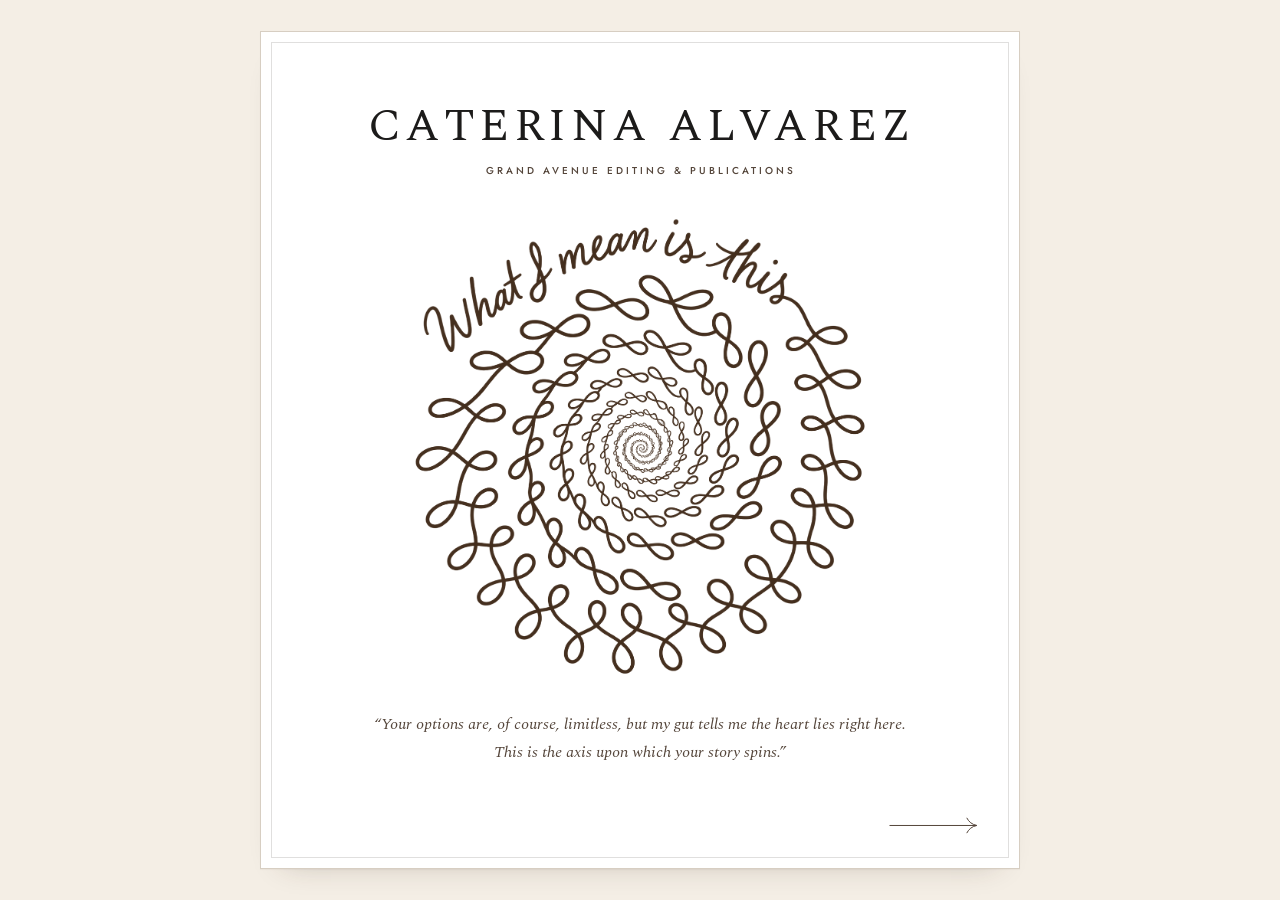
<file: index.html>
<!doctype html>
<html lang="en">
<head>
  <meta charset="utf-8">
  <meta name="viewport" content="width=device-width, initial-scale=1">
  <title>Caterina Alvarez · Developmental Editing &amp; Publications</title>
  <meta name="description" content="Caterina Alvarez, developmental editor and writer. Grand Avenue Editing &amp; Publications. Available completely remotely.">
  <link rel="canonical" href="https://caterina-alvarez.vercel.app/">
  <meta property="og:type" content="website">
  <meta property="og:site_name" content="Caterina Alvarez · Grand Avenue Editing &amp; Publications">
  <meta property="og:title" content="Caterina Alvarez · Developmental Editing &amp; Publications">
  <meta property="og:description" content="“My gut tells me the heart lies right here. This is the axis upon which your story spins.”">
  <meta property="og:url" content="https://caterina-alvarez.vercel.app/">
  <meta property="og:image" content="https://caterina-alvarez.vercel.app/assets/img/og-image.jpg?v=3">
  <meta property="og:image:width" content="1200">
  <meta property="og:image:height" content="630">
  <meta property="og:image:alt" content="The cover of Caterina Alvarez’s site: a white title page on her ivory with her name, Grand Avenue Editing &amp; Publications, her spiral of linked infinity signs under the words “What I mean is this”, and her line “This is the axis upon which your story spins.”">
  <meta name="twitter:card" content="summary_large_image">
  <meta name="twitter:site" content="@caterina445">
  <meta name="theme-color" content="#f4eee5">
  <link rel="icon" href="assets/icons/favicon-32.png" sizes="32x32" type="image/png">
  <link rel="apple-touch-icon" href="assets/icons/apple-touch-icon.png">
  <link rel="manifest" href="site.webmanifest">
  <link rel="preload" href="assets/fonts/spectral-normal-400-latin.woff2" as="font" type="font/woff2" crossorigin>
  <link rel="preload" href="assets/fonts/jost-normal-400-latin.woff2" as="font" type="font/woff2" crossorigin>
  <!-- the Introduction and her portrait, fetched quietly while the cover is read, so the first page opens at once -->
  <link rel="prefetch" href="home.html">
  <link rel="prefetch" href="assets/img/caterina-fagelson@1.5x.webp" as="image" type="image/webp">
  <script>document.documentElement.classList.add('js')</script>
  <link rel="stylesheet" href="assets/css/fonts.css">
  <link rel="stylesheet" href="assets/css/styles.css">
  <script src="assets/js/main.js" defer></script>
</head>
<body class="cover-page">
  <a class="skip-link" href="#main">Skip to content</a>

  <!-- The cover, set as the title page of a fine book: one white page resting on her ivory, framed like the site's
       cards (a fine outline, a second hairline just inside it, a soft shadow); on it her name in spaced capitals, the
       imprint, her spiral and her motto beneath it; in the page's lower right corner, where a book is turned, a fine
       drawn arrow that opens the site at the Introduction -->
  <main id="main" class="home cover">
    <div class="cover__page frame">
      <header class="cover__head">
        <h1 class="cover__name">Caterina Alvarez</h1>
        <p class="cover__imprint">Grand Avenue Editing &amp; Publications</p>
      </header>
      <figure class="cover__plate">
        <picture>
          <source srcset="assets/img/spiral.webp" type="image/webp">
          <img src="assets/img/spiral.png" width="1199" height="1213" fetchpriority="high" alt="Caterina Alvarez’s spiral drawn in brown ink: the handwritten words “What I mean is this” curve over the top and run on into a line of linked infinity signs that winds inward, smaller and smaller, to its center.">
        </picture>
        <blockquote class="cover__quote"><p>Your options are, of course, limitless, but my gut tells me the heart lies right here. <br class="cover__break">This is the axis upon which your story&nbsp;spins.</p></blockquote>
      </figure>
      <a class="cover__enter" href="home.html" aria-label="Enter the site"><svg viewBox="0 0 104 22" aria-hidden="true" focusable="false"><path d="M1 11h100"/><path d="M90.5 2.5c2.2 4.4 6 7.4 11.5 8.5-5.5 1.1-9.3 4.1-11.5 8.5"/></svg></a>
    </div>
  </main>
</body>
</html>
</file>
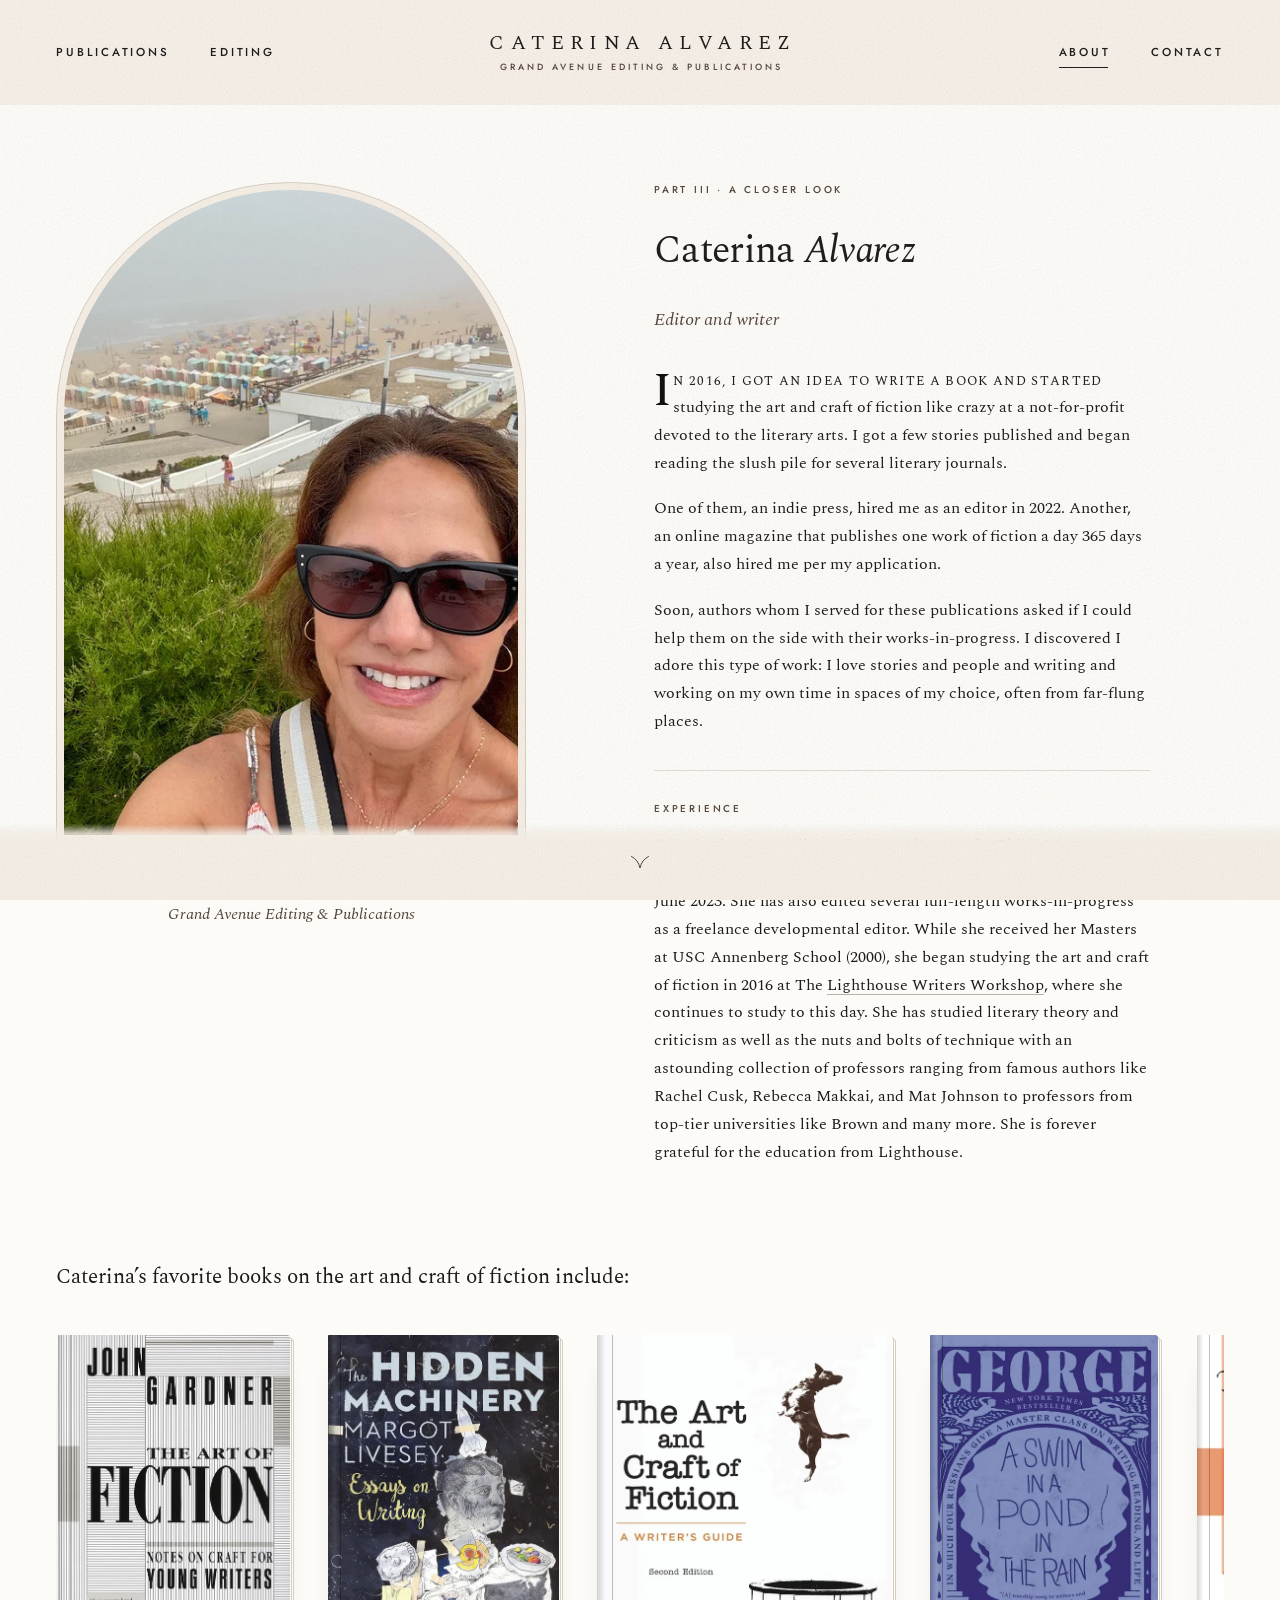
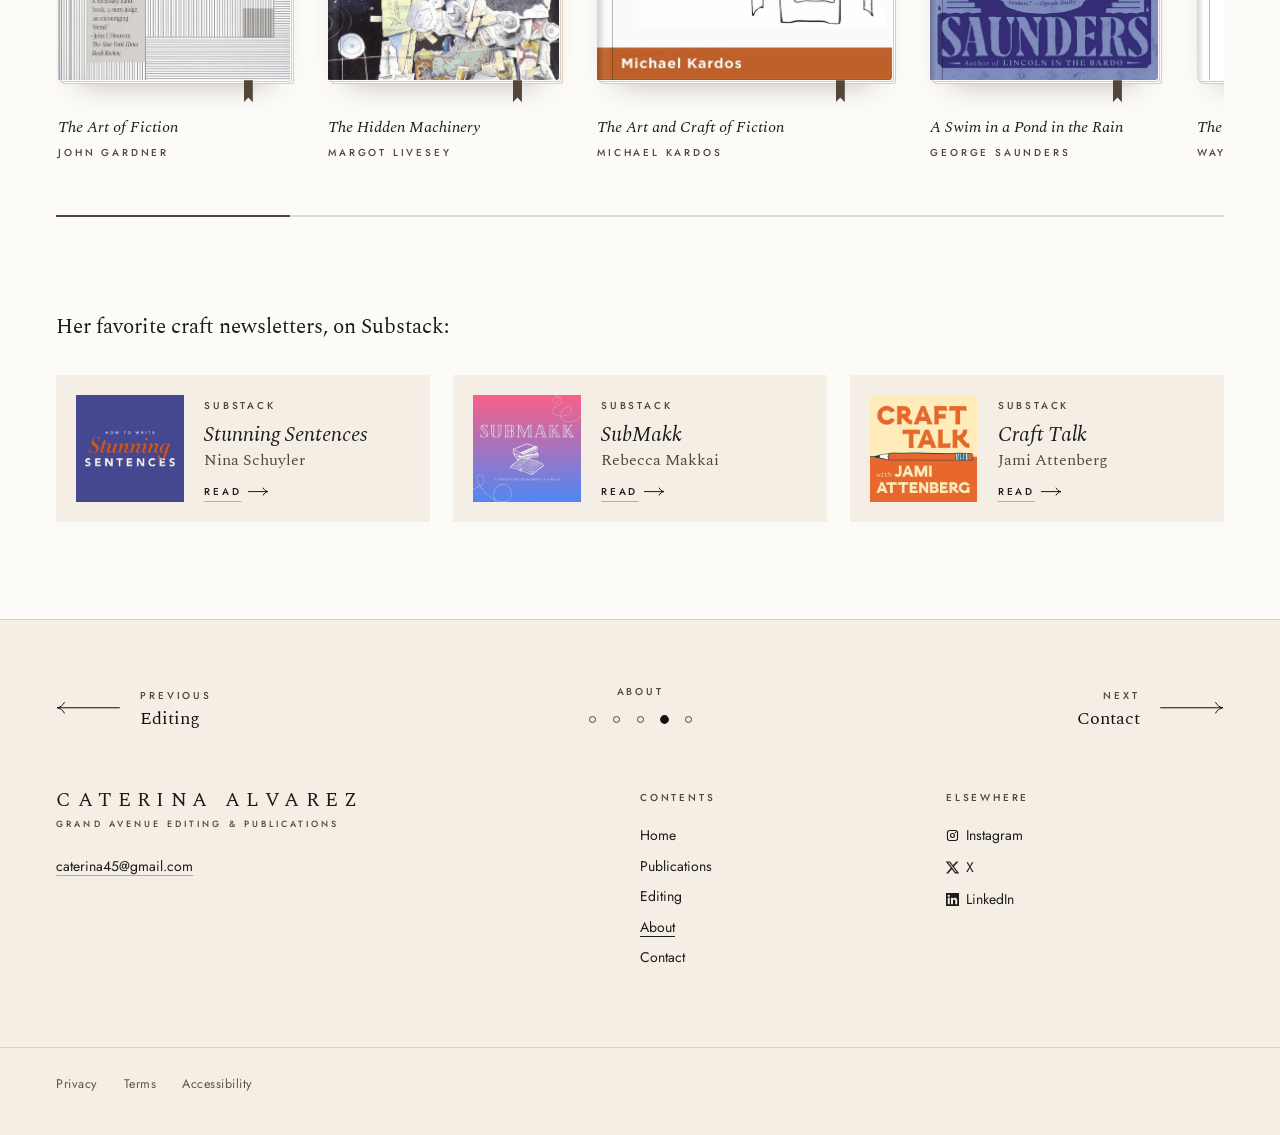
<file: about.html>
<!doctype html>
<html lang="en">
<head>
  <meta charset="utf-8">
  <meta name="viewport" content="width=device-width, initial-scale=1">
  <title>About · Caterina Alvarez</title>
  <meta name="description" content="Caterina Alvarez is a senior editor at Thirty West Publishing House, a priority editor for Flash Fiction Magazine, and a Wigleaf Top 50 author. Her story and her biography.">
  <link rel="canonical" href="https://caterina-alvarez.vercel.app/about.html">
  <meta property="og:type" content="website">
  <meta property="og:site_name" content="Caterina Alvarez · Grand Avenue Editing &amp; Publications">
  <meta property="og:title" content="About · Caterina Alvarez">
  <meta property="og:description" content="Senior editor at Thirty West Publishing House and priority editor for Flash Fiction Magazine.">
  <meta property="og:url" content="https://caterina-alvarez.vercel.app/about.html">
  <meta property="og:image" content="https://caterina-alvarez.vercel.app/assets/img/og-image.jpg?v=3">
  <meta property="og:image:width" content="1200">
  <meta property="og:image:height" content="630">
  <meta property="og:image:alt" content="The cover of Caterina Alvarez’s site: a white title page on her ivory with her name, Grand Avenue Editing &amp; Publications, her spiral of linked infinity signs under the words “What I mean is this”, and her line “This is the axis upon which your story spins.”">
  <meta name="twitter:card" content="summary_large_image">
  <meta name="twitter:site" content="@caterina445">
  <meta name="theme-color" content="#fcfbf8">
  <link rel="icon" href="assets/icons/favicon-32.png" sizes="32x32" type="image/png">
  <link rel="apple-touch-icon" href="assets/icons/apple-touch-icon.png">
  <link rel="manifest" href="site.webmanifest">
  <link rel="preload" href="assets/fonts/spectral-normal-400-latin.woff2" as="font" type="font/woff2" crossorigin>
  <link rel="preload" href="assets/fonts/jost-normal-400-latin.woff2" as="font" type="font/woff2" crossorigin>
  <script>document.documentElement.classList.add('js')</script>
  <link rel="stylesheet" href="assets/css/fonts.css">
  <link rel="stylesheet" href="assets/css/styles.css">
  <script src="assets/js/main.js" defer></script>
</head>
<body data-scroll-cue>
  <a class="skip-link" href="#main">Skip to content</a>

  <header class="site-header" data-header>
    <div class="container site-header__inner">
      <nav class="site-nav site-nav--left" aria-label="Primary">
        <ul>
          <li><a href="publications.html">Publications</a></li>
          <li><a href="editing.html">Editing</a></li>
        </ul>
      </nav>
      <a class="wordmark" href="./" aria-label="Caterina Alvarez, Grand Avenue Editing and Publications, home">
        <span class="wordmark__name">Caterina Alvarez</span>
        <span class="wordmark__sub"><span class="wordmark__line">Grand Avenue Editing &amp; Publications</span><span class="wordmark__home" aria-hidden="true">Return to the home page</span></span>
      </a>
      <nav class="site-nav site-nav--right" aria-label="Secondary">
        <ul>
          <li><a href="about.html" aria-current="page">About</a></li>
          <li><a href="contact.html">Contact</a></li>
        </ul>
      </nav>
      <button class="menu-toggle" type="button" aria-expanded="false" aria-controls="site-menu" data-menu-toggle>
        <span class="menu-toggle__label">Menu</span><span class="menu-toggle__icon" aria-hidden="true"></span>
      </button>
    </div>
  </header>

  <div class="menu" id="site-menu" data-menu inert>
    <div class="container menu__inner">
      <nav aria-label="Menu">
        <ul class="menu__list">
          <li><a href="./">Home</a></li>
          <li><a href="publications.html">Publications</a></li>
          <li><a href="editing.html">Editing</a></li>
          <li><a href="about.html" aria-current="page">About</a></li>
          <li><a href="contact.html">Contact</a></li>
        </ul>
      </nav>
      <div class="menu__foot">
        <span class="eyebrow">Write to me</span>
        <a class="text-link" href="mailto:caterina45@gmail.com">caterina45@gmail.com</a>
        <div class="menu__social">
          <a class="text-link social social--instagram" href="https://www.instagram.com/caterinaAF/" rel="noopener" target="_blank">Instagram</a>
          <a class="text-link social social--x" href="https://x.com/caterina445" rel="noopener" target="_blank">X</a>
          <a class="text-link social social--linkedin" href="https://www.linkedin.com/in/caterina-alvarez-fagelson-71098229/" rel="noopener" target="_blank">LinkedIn</a>
        </div>
      </div>
    </div>
  </div>

  <main id="main">
    <!-- Portrait & her story (her words) -->
    <section class="container grid about-hero" aria-labelledby="about-title">
      <figure class="portrait about-hero__portrait" data-reveal>
        <div class="portrait__arch">
          <picture>
            <source srcset="assets/img/closer-look.webp 500w, assets/img/closer-look@2x.webp 1000w" sizes="(max-width: 900px) 340px, (max-width: 1280px) 440px, 500px" type="image/webp">
            <img src="assets/img/closer-look.jpg" srcset="assets/img/closer-look.jpg 500w, assets/img/closer-look@2x.jpg 1000w" sizes="(max-width: 900px) 340px, (max-width: 1280px) 440px, 500px" width="500" height="711" fetchpriority="high"
                 alt="Caterina Alvarez in sunglasses, smiling, on a hillside above a misty beach lined with striped beach huts.">
          </picture>
        </div>
        <figcaption>
          <span class="portrait__name">Caterina Alvarez</span>
          <span class="portrait__role">Grand Avenue Editing &amp; Publications</span>
        </figcaption>
      </figure>

      <div class="about-hero__text">
        <span class="eyebrow" data-reveal>Part III · A Closer Look</span>
        <h1 id="about-title" class="name-display" data-reveal style="--d: 120ms">Caterina <em>Alvarez</em></h1>
        <p class="role-line" data-reveal style="--d: 220ms">Editor and writer</p>
        <div class="prose lede" data-reveal style="--d: 380ms">
          <p class="dropcap">In 2016, I got an idea to write a book and started studying the art and craft of fiction like crazy at a not-for-profit devoted to the literary arts. I got a few stories published and began reading the slush pile for several literary journals.</p>
          <p>One of them, an indie press, hired me as an editor in 2022. Another, an online magazine that publishes one work of fiction a day 365 days a year, also hired me per my application.</p>
          <p>Soon, authors whom I served for these publications asked if I could help them on the side with their works-in-progress. I discovered I adore this type of work: I love stories and people and writing and working on my own time in spaces of my choice, often from far-flung places.</p>
        </div>
        <div class="experience prose lede" data-reveal>
          <h2 id="experience-title" class="eyebrow">Experience</h2>
          <p>Caterina has been editing fiction and poetry for <a class="text-link" href="https://www.thirtywestph.com/" rel="noopener" target="_blank">Thirty West Publishing House</a> since May 2022 and <a class="text-link" href="https://flashfictionmagazine.com/" rel="noopener" target="_blank"><em>Flash Fiction Magazine</em></a> since June 2023. She has also edited several full-length works-in-progress as a freelance developmental editor. While she received her Masters at USC Annenberg School (2000), she began studying the art and craft of fiction in 2016 at The <a class="text-link" href="https://lighthousewriters.org/" rel="noopener" target="_blank">Lighthouse Writers Workshop</a>, where she continues to study to this day. She has studied literary theory and criticism as well as the nuts and bolts of technique with an astounding collection of professors ranging from famous authors like Rachel Cusk, Rebecca Makkai, and Mat Johnson to professors from top-tier universities like Brown and many more. She is forever grateful for the education from Lighthouse.</p>
        </div>
      </div>
    </section>

    <!-- Her reading: the books on the art and craft of fiction she loves, set as books (spine, page edges, a ribbon
         marker), in one row that scrolls sideways
         like the gallery on the Publications page (the line beneath built by main.js); then the craft newsletters she
         reads, three small cards of her wall colour, each its cover beside its name, writer and link to its Substack -->
    <section class="container reading" aria-labelledby="books-title">
      <div class="reading__books" data-gallery>
        <h2 id="books-title" class="reading__lead">Caterina’s favorite books on the art and craft of fiction include:</h2>
        <div class="pub-gallery__track" tabindex="0" role="region" aria-labelledby="books-title" data-gallery-track>
          <ol class="reading__list">
          <li class="reading__book" data-gallery-panel>
            <div class="reading__volume">
              <picture>
                <source srcset="assets/img/book-gardner-art-of-fiction.webp" type="image/webp">
                <img src="assets/img/book-gardner-art-of-fiction.jpg" width="469" height="700" decoding="async" alt="The cover of The Art of Fiction: Notes on Craft for Young Writers by John Gardner.">
              </picture>
              <span class="reading__ribbon" aria-hidden="true"></span>
            </div>
            <h3 class="reading__title"><em>The Art of Fiction</em></h3>
            <p class="reading__author">John Gardner</p>
          </li>
          <li class="reading__book" data-gallery-panel>
            <div class="reading__volume">
              <picture>
                <source srcset="assets/img/book-livesey-hidden-machinery.webp" type="image/webp">
                <img src="assets/img/book-livesey-hidden-machinery.jpg" width="467" height="700" decoding="async" alt="The cover of The Hidden Machinery: Essays on Writing by Margot Livesey.">
              </picture>
              <span class="reading__ribbon" aria-hidden="true"></span>
            </div>
            <h3 class="reading__title"><em>The Hidden Machinery</em></h3>
            <p class="reading__author">Margot Livesey</p>
          </li>
          <li class="reading__book" data-gallery-panel>
            <div class="reading__volume">
              <picture>
                <source srcset="assets/img/book-kardos-art-and-craft-of-fiction.webp" type="image/webp">
                <img src="assets/img/book-kardos-art-and-craft-of-fiction.jpg" width="597" height="700" decoding="async" alt="The cover of The Art and Craft of Fiction: A Writer’s Guide by Michael Kardos.">
              </picture>
              <span class="reading__ribbon" aria-hidden="true"></span>
            </div>
            <h3 class="reading__title"><em>The Art and Craft of Fiction</em></h3>
            <p class="reading__author">Michael Kardos</p>
          </li>
          <li class="reading__book" data-gallery-panel>
            <div class="reading__volume">
              <picture>
                <source srcset="assets/img/book-saunders-swim-in-a-pond-in-the-rain.webp" type="image/webp">
                <img src="assets/img/book-saunders-swim-in-a-pond-in-the-rain.jpg" width="462" height="700" decoding="async" alt="The cover of A Swim in a Pond in the Rain by George Saunders.">
              </picture>
              <span class="reading__ribbon" aria-hidden="true"></span>
            </div>
            <h3 class="reading__title"><em>A Swim in a Pond in the Rain</em></h3>
            <p class="reading__author">George Saunders</p>
          </li>
          <li class="reading__book" data-gallery-panel>
            <div class="reading__volume">
              <picture>
                <source srcset="assets/img/book-booth-rhetoric-of-fiction.webp" type="image/webp">
                <img src="assets/img/book-booth-rhetoric-of-fiction.jpg" width="474" height="700" decoding="async" alt="The cover of The Rhetoric of Fiction by Wayne C. Booth.">
              </picture>
              <span class="reading__ribbon" aria-hidden="true"></span>
            </div>
            <h3 class="reading__title"><em>The Rhetoric of Fiction</em></h3>
            <p class="reading__author">Wayne C. Booth</p>
          </li>
          </ol>
        </div>
        <div class="pub-line" role="group" aria-label="Choose a book" hidden data-gallery-line></div>
      </div>
      <h2 id="letters-title" class="reading__lead reading__lead--letters">Her favorite craft newsletters, on Substack:</h2>
      <ul class="reading__letters" aria-labelledby="letters-title">
        <li class="reading__letter">
          <picture class="reading__cover">
            <source srcset="assets/img/newsletter-stunning-sentences.webp" type="image/webp">
            <img src="assets/img/newsletter-stunning-sentences.jpg" width="288" height="288" decoding="async" alt="">
          </picture>
          <div class="reading__about">
            <p class="reading__via">Substack</p>
            <h3 class="reading__name"><em>Stunning Sentences</em></h3>
            <p class="reading__by">Nina Schuyler</p>
            <a class="pub-read reading__go" href="https://ninaschuyler.substack.com/" rel="noopener" target="_blank"><span class="pub-read__word">Read</span><span class="visually-hidden"> Stunning Sentences, by Nina Schuyler (opens Substack)</span><svg class="pub-read__arrow" viewBox="0 0 48 22" aria-hidden="true" focusable="false"><path d="M1 11h45" fill="none" stroke="currentColor" stroke-width="1" stroke-linecap="round" stroke-linejoin="round" vector-effect="non-scaling-stroke"/><path d="M36.5 2.5c2.2 4.4 6 7.4 11.5 8.5-5.5 1.1-9.3 4.1-11.5 8.5" fill="none" stroke="currentColor" stroke-width="1" stroke-linecap="round" stroke-linejoin="round" vector-effect="non-scaling-stroke"/></svg></a>
          </div>
        </li>
        <li class="reading__letter">
          <picture class="reading__cover">
            <source srcset="assets/img/newsletter-submakk.webp" type="image/webp">
            <img src="assets/img/newsletter-submakk.jpg" width="288" height="288" decoding="async" alt="">
          </picture>
          <div class="reading__about">
            <p class="reading__via">Substack</p>
            <h3 class="reading__name"><em>SubMakk</em></h3>
            <p class="reading__by">Rebecca Makkai</p>
            <a class="pub-read reading__go" href="https://rebeccamakkai.substack.com/" rel="noopener" target="_blank"><span class="pub-read__word">Read</span><span class="visually-hidden"> SubMakk, by Rebecca Makkai (opens Substack)</span><svg class="pub-read__arrow" viewBox="0 0 48 22" aria-hidden="true" focusable="false"><path d="M1 11h45" fill="none" stroke="currentColor" stroke-width="1" stroke-linecap="round" stroke-linejoin="round" vector-effect="non-scaling-stroke"/><path d="M36.5 2.5c2.2 4.4 6 7.4 11.5 8.5-5.5 1.1-9.3 4.1-11.5 8.5" fill="none" stroke="currentColor" stroke-width="1" stroke-linecap="round" stroke-linejoin="round" vector-effect="non-scaling-stroke"/></svg></a>
          </div>
        </li>
        <li class="reading__letter">
          <picture class="reading__cover">
            <source srcset="assets/img/newsletter-craft-talk.webp" type="image/webp">
            <img src="assets/img/newsletter-craft-talk.jpg" width="288" height="288" decoding="async" alt="">
          </picture>
          <div class="reading__about">
            <p class="reading__via">Substack</p>
            <h3 class="reading__name"><em>Craft Talk</em></h3>
            <p class="reading__by">Jami Attenberg</p>
            <a class="pub-read reading__go" href="https://1000wordsofsummer.substack.com/" rel="noopener" target="_blank"><span class="pub-read__word">Read</span><span class="visually-hidden"> Craft Talk, by Jami Attenberg (opens Substack)</span><svg class="pub-read__arrow" viewBox="0 0 48 22" aria-hidden="true" focusable="false"><path d="M1 11h45" fill="none" stroke="currentColor" stroke-width="1" stroke-linecap="round" stroke-linejoin="round" vector-effect="non-scaling-stroke"/><path d="M36.5 2.5c2.2 4.4 6 7.4 11.5 8.5-5.5 1.1-9.3 4.1-11.5 8.5" fill="none" stroke="currentColor" stroke-width="1" stroke-linecap="round" stroke-linejoin="round" vector-effect="non-scaling-stroke"/></svg></a>
          </div>
        </li>
      </ul>
    </section>

    <nav class="pager" aria-label="Grand Avenue: previous and next">
      <div class="container pager__inner">
        <a class="pager__link pager__link--prev" href="editing.html">
          <span class="pager__icon"><svg viewBox="0 0 104 22" aria-hidden="true" focusable="false"><path d="M103 11H3" fill="none" stroke="currentColor" stroke-width="1" stroke-linecap="round" stroke-linejoin="round" vector-effect="non-scaling-stroke"/><path d="M13.5 2.5c-2.2 4.4-6 7.4-11.5 8.5 5.5 1.1 9.3 4.1 11.5 8.5" fill="none" stroke="currentColor" stroke-width="1" stroke-linecap="round" stroke-linejoin="round" vector-effect="non-scaling-stroke"/></svg></span>
          <span class="pager__text"><span class="pager__dir">Previous</span><span class="pager__title">Editing</span></span>
        </a>
        <div class="pager__where">
          <span class="eyebrow" aria-hidden="true">About</span>
          <ol class="pager__dots">
            <li><a href="./"><span class="visually-hidden">Home</span></a></li>
            <li><a href="publications.html"><span class="visually-hidden">Publications</span></a></li>
            <li><a href="editing.html"><span class="visually-hidden">Editing</span></a></li>
            <li><a href="about.html" aria-current="page"><span class="visually-hidden">About</span></a></li>
            <li><a href="contact.html"><span class="visually-hidden">Contact</span></a></li>
          </ol>
        </div>
        <a class="pager__link pager__link--next" href="contact.html">
          <span class="pager__text"><span class="pager__dir">Next</span><span class="pager__title">Contact</span></span>
          <span class="pager__icon"><svg viewBox="0 0 104 22" aria-hidden="true" focusable="false"><path d="M1 11h100" fill="none" stroke="currentColor" stroke-width="1" stroke-linecap="round" stroke-linejoin="round" vector-effect="non-scaling-stroke"/><path d="M90.5 2.5c2.2 4.4 6 7.4 11.5 8.5-5.5 1.1-9.3 4.1-11.5 8.5" fill="none" stroke="currentColor" stroke-width="1" stroke-linecap="round" stroke-linejoin="round" vector-effect="non-scaling-stroke"/></svg></span>
        </a>
      </div>
    </nav>

  </main>

  <footer class="site-footer">
    <div class="container site-footer__top">
      <div class="footer-brand">
        <a class="wordmark" href="./" aria-label="Caterina Alvarez, home">
          <span class="wordmark__name">Caterina Alvarez</span>
          <span class="wordmark__sub">Grand Avenue Editing &amp; Publications</span>
        </a>
        <a class="text-link footer-brand__email" href="mailto:caterina45@gmail.com">caterina45@gmail.com</a>
      </div>
      <div class="footer-col">
        <h2 class="eyebrow">Contents</h2>
        <ul>
          <li><a href="./">Home</a></li>
          <li><a href="publications.html">Publications</a></li>
          <li><a href="editing.html">Editing</a></li>
          <li><a href="about.html" aria-current="page">About</a></li>
          <li><a href="contact.html">Contact</a></li>
        </ul>
      </div>
      <div class="footer-col">
        <h2 class="eyebrow">Elsewhere</h2>
        <ul>
          <li><a class="social social--instagram" href="https://www.instagram.com/caterinaAF/" rel="noopener" target="_blank">Instagram</a></li>
          <li><a class="social social--x" href="https://x.com/caterina445" rel="noopener" target="_blank">X</a></li>
          <li><a class="social social--linkedin" href="https://www.linkedin.com/in/caterina-alvarez-fagelson-71098229/" rel="noopener" target="_blank">LinkedIn</a></li>
        </ul>
      </div>
    </div>
    <div class="container site-footer__bottom">
      <nav class="legal-links" aria-label="Legal">
        <a href="privacy.html">Privacy</a>
        <a href="terms.html">Terms</a>
        <a href="accessibility.html">Accessibility</a>
      </nav>
    </div>
  </footer>
</body>
</html>
</file>
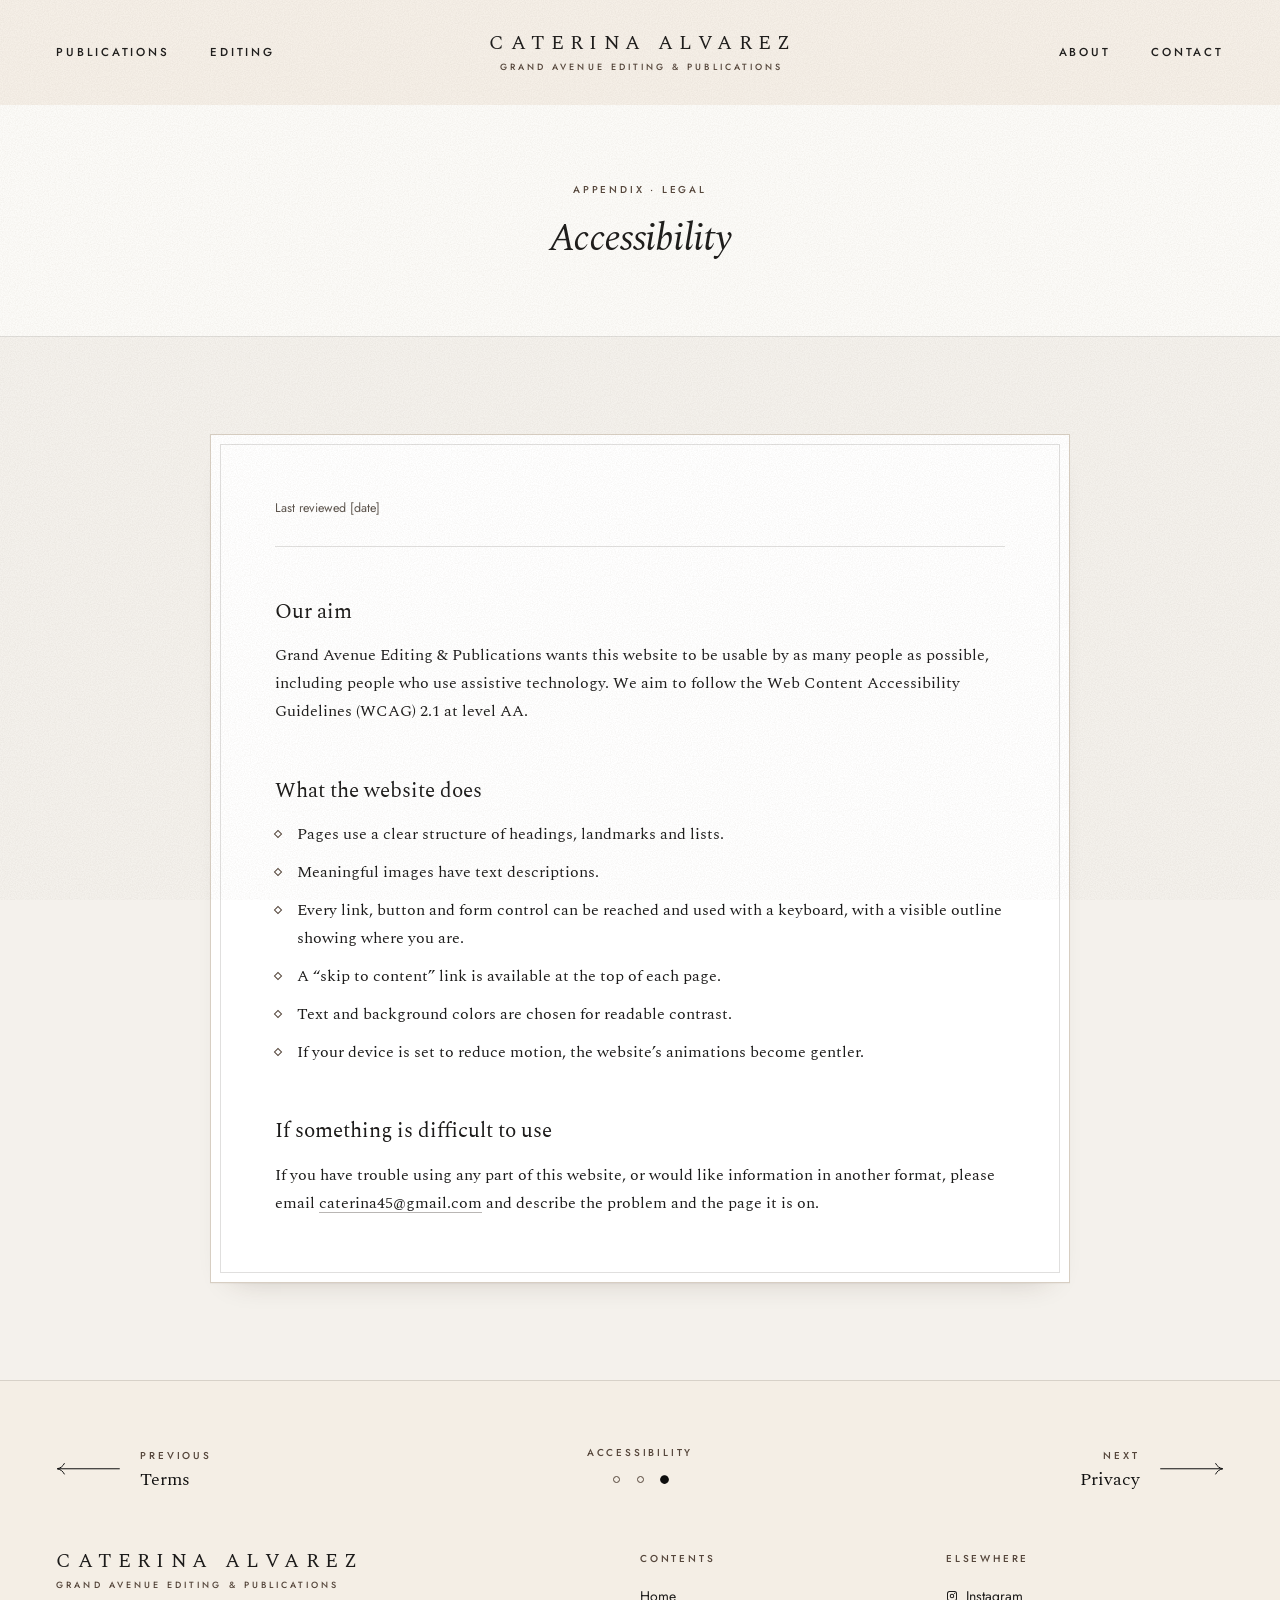
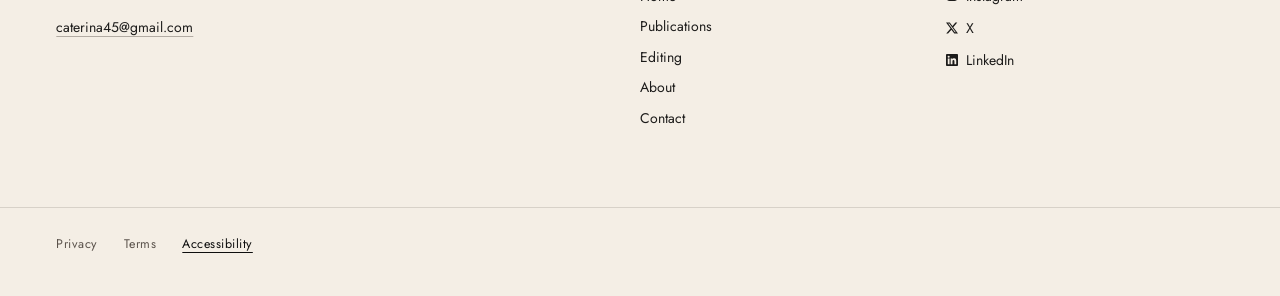
<file: accessibility.html>
<!doctype html>
<html lang="en">
<head>
  <meta charset="utf-8">
  <meta name="viewport" content="width=device-width, initial-scale=1">
  <title>Accessibility · Caterina Alvarez</title>
  <meta name="description" content="Accessibility statement for caterinaalvarez.com, the website of Caterina Alvarez, Grand Avenue Editing &amp; Publications.">
  <link rel="canonical" href="https://caterina-alvarez.vercel.app/accessibility.html">
  <meta property="og:type" content="website">
  <meta property="og:site_name" content="Caterina Alvarez · Grand Avenue Editing &amp; Publications">
  <meta property="og:title" content="Accessibility · Caterina Alvarez">
  <meta property="og:description" content="Accessibility statement for caterinaalvarez.com, the website of Caterina Alvarez, Grand Avenue Editing &amp; Publications.">
  <meta property="og:url" content="https://caterina-alvarez.vercel.app/accessibility.html">
  <meta property="og:image" content="https://caterina-alvarez.vercel.app/assets/img/og-image.jpg?v=3">
  <meta property="og:image:width" content="1200">
  <meta property="og:image:height" content="630">
  <meta property="og:image:alt" content="The cover of Caterina Alvarez’s site: a white title page on her ivory with her name, Grand Avenue Editing &amp; Publications, her spiral of linked infinity signs under the words “What I mean is this”, and her line “This is the axis upon which your story spins.”">
  <meta name="twitter:card" content="summary_large_image">
  <meta name="twitter:site" content="@caterina445">
  <meta name="theme-color" content="#fcfbf8">
  <link rel="icon" href="assets/icons/favicon-32.png" sizes="32x32" type="image/png">
  <link rel="apple-touch-icon" href="assets/icons/apple-touch-icon.png">
  <link rel="manifest" href="site.webmanifest">
  <link rel="preload" href="assets/fonts/spectral-normal-400-latin.woff2" as="font" type="font/woff2" crossorigin>
  <link rel="preload" href="assets/fonts/jost-normal-400-latin.woff2" as="font" type="font/woff2" crossorigin>
  <script>document.documentElement.classList.add('js')</script>
  <link rel="stylesheet" href="assets/css/fonts.css">
  <link rel="stylesheet" href="assets/css/styles.css">
  <script src="assets/js/main.js" defer></script>
</head>
<body>
  <a class="skip-link" href="#main">Skip to content</a>

  <header class="site-header" data-header>
    <div class="container site-header__inner">
      <nav class="site-nav site-nav--left" aria-label="Primary">
        <ul>
          <li><a href="publications.html">Publications</a></li>
          <li><a href="editing.html">Editing</a></li>
        </ul>
      </nav>
      <a class="wordmark" href="./" aria-label="Caterina Alvarez, Grand Avenue Editing and Publications, home">
        <span class="wordmark__name">Caterina Alvarez</span>
        <span class="wordmark__sub"><span class="wordmark__line">Grand Avenue Editing &amp; Publications</span><span class="wordmark__home" aria-hidden="true">Return to the home page</span></span>
      </a>
      <nav class="site-nav site-nav--right" aria-label="Secondary">
        <ul>
          <li><a href="about.html">About</a></li>
          <li><a href="contact.html">Contact</a></li>
        </ul>
      </nav>
      <button class="menu-toggle" type="button" aria-expanded="false" aria-controls="site-menu" data-menu-toggle>
        <span class="menu-toggle__label">Menu</span><span class="menu-toggle__icon" aria-hidden="true"></span>
      </button>
    </div>
  </header>

  <div class="menu" id="site-menu" data-menu inert>
    <div class="container menu__inner">
      <nav aria-label="Menu">
        <ul class="menu__list">
          <li><a href="./">Home</a></li>
          <li><a href="publications.html">Publications</a></li>
          <li><a href="editing.html">Editing</a></li>
          <li><a href="about.html">About</a></li>
          <li><a href="contact.html">Contact</a></li>
        </ul>
      </nav>
      <div class="menu__foot">
        <span class="eyebrow">Write to me</span>
        <a class="text-link" href="mailto:caterina45@gmail.com">caterina45@gmail.com</a>
        <div class="menu__social">
          <a class="text-link social social--instagram" href="https://www.instagram.com/caterinaAF/" rel="noopener" target="_blank">Instagram</a>
          <a class="text-link social social--x" href="https://x.com/caterina445" rel="noopener" target="_blank">X</a>
          <a class="text-link social social--linkedin" href="https://www.linkedin.com/in/caterina-alvarez-fagelson-71098229/" rel="noopener" target="_blank">LinkedIn</a>
        </div>
      </div>
    </div>
  </div>

  <main id="main">
    <header class="page-hero">
      <div class="container grid page-hero__inner">
        <span class="eyebrow" data-reveal>Appendix · Legal</span>
        <h1 class="display page-hero__title" data-reveal style="--d: 120ms"><em>Accessibility</em></h1>
      </div>
    </header>

    <section class="band-stone">
      <div class="container container--narrow legal">
        <article class="legal__box frame" data-reveal>
          <p class="legal__meta"><span>Last reviewed <span class="tbd">[date]</span></span></p>

          <h2>Our aim</h2>
          <p>Grand Avenue Editing &amp; Publications wants this website to be usable by as many people as possible, including people who use assistive technology. We aim to follow the Web Content Accessibility Guidelines (WCAG) 2.1 at level AA.</p>

          <h2>What the website does</h2>
          <ul class="diamonds">
            <li>Pages use a clear structure of headings, landmarks and lists.</li>
            <li>Meaningful images have text descriptions.</li>
            <li>Every link, button and form control can be reached and used with a keyboard, with a visible outline showing where you are.</li>
            <li>A “skip to content” link is available at the top of each page.</li>
            <li>Text and background colors are chosen for readable contrast.</li>
            <li>If your device is set to reduce motion, the website’s animations become gentler.</li>
          </ul>

          <h2>If something is difficult to use</h2>
          <p>If you have trouble using any part of this website, or would like information in another format, please email <a class="text-link" href="mailto:caterina45@gmail.com">caterina45@gmail.com</a> and describe the problem and the page it is on.</p>
        </article>
      </div>
    </section>

    <nav class="pager" aria-label="Legal: previous and next">
      <div class="container pager__inner">
        <a class="pager__link pager__link--prev" href="terms.html">
          <span class="pager__icon"><svg viewBox="0 0 104 22" aria-hidden="true" focusable="false"><path d="M103 11H3" fill="none" stroke="currentColor" stroke-width="1" stroke-linecap="round" stroke-linejoin="round" vector-effect="non-scaling-stroke"/><path d="M13.5 2.5c-2.2 4.4-6 7.4-11.5 8.5 5.5 1.1 9.3 4.1 11.5 8.5" fill="none" stroke="currentColor" stroke-width="1" stroke-linecap="round" stroke-linejoin="round" vector-effect="non-scaling-stroke"/></svg></span>
          <span class="pager__text"><span class="pager__dir">Previous</span><span class="pager__title">Terms</span></span>
        </a>
        <div class="pager__where">
          <span class="eyebrow" aria-hidden="true">Accessibility</span>
          <ol class="pager__dots">
            <li><a href="privacy.html"><span class="visually-hidden">Privacy</span></a></li>
            <li><a href="terms.html"><span class="visually-hidden">Terms</span></a></li>
            <li><a href="accessibility.html" aria-current="page"><span class="visually-hidden">Accessibility</span></a></li>
          </ol>
        </div>
        <a class="pager__link pager__link--next" href="privacy.html">
          <span class="pager__text"><span class="pager__dir">Next</span><span class="pager__title">Privacy</span></span>
          <span class="pager__icon"><svg viewBox="0 0 104 22" aria-hidden="true" focusable="false"><path d="M1 11h100" fill="none" stroke="currentColor" stroke-width="1" stroke-linecap="round" stroke-linejoin="round" vector-effect="non-scaling-stroke"/><path d="M90.5 2.5c2.2 4.4 6 7.4 11.5 8.5-5.5 1.1-9.3 4.1-11.5 8.5" fill="none" stroke="currentColor" stroke-width="1" stroke-linecap="round" stroke-linejoin="round" vector-effect="non-scaling-stroke"/></svg></span>
        </a>
      </div>
    </nav>

  </main>

  <footer class="site-footer">
    <div class="container site-footer__top">
      <div class="footer-brand">
        <a class="wordmark" href="./" aria-label="Caterina Alvarez, home">
          <span class="wordmark__name">Caterina Alvarez</span>
          <span class="wordmark__sub">Grand Avenue Editing &amp; Publications</span>
        </a>
        <a class="text-link footer-brand__email" href="mailto:caterina45@gmail.com">caterina45@gmail.com</a>
      </div>
      <div class="footer-col">
        <h2 class="eyebrow">Contents</h2>
        <ul>
          <li><a href="./">Home</a></li>
          <li><a href="publications.html">Publications</a></li>
          <li><a href="editing.html">Editing</a></li>
          <li><a href="about.html">About</a></li>
          <li><a href="contact.html">Contact</a></li>
        </ul>
      </div>
      <div class="footer-col">
        <h2 class="eyebrow">Elsewhere</h2>
        <ul>
          <li><a class="social social--instagram" href="https://www.instagram.com/caterinaAF/" rel="noopener" target="_blank">Instagram</a></li>
          <li><a class="social social--x" href="https://x.com/caterina445" rel="noopener" target="_blank">X</a></li>
          <li><a class="social social--linkedin" href="https://www.linkedin.com/in/caterina-alvarez-fagelson-71098229/" rel="noopener" target="_blank">LinkedIn</a></li>
        </ul>
      </div>
    </div>
    <div class="container site-footer__bottom">
      <nav class="legal-links" aria-label="Legal">
        <a href="privacy.html">Privacy</a>
        <a href="terms.html">Terms</a>
        <a href="accessibility.html" aria-current="page">Accessibility</a>
      </nav>
    </div>
  </footer>
</body>
</html>
</file>
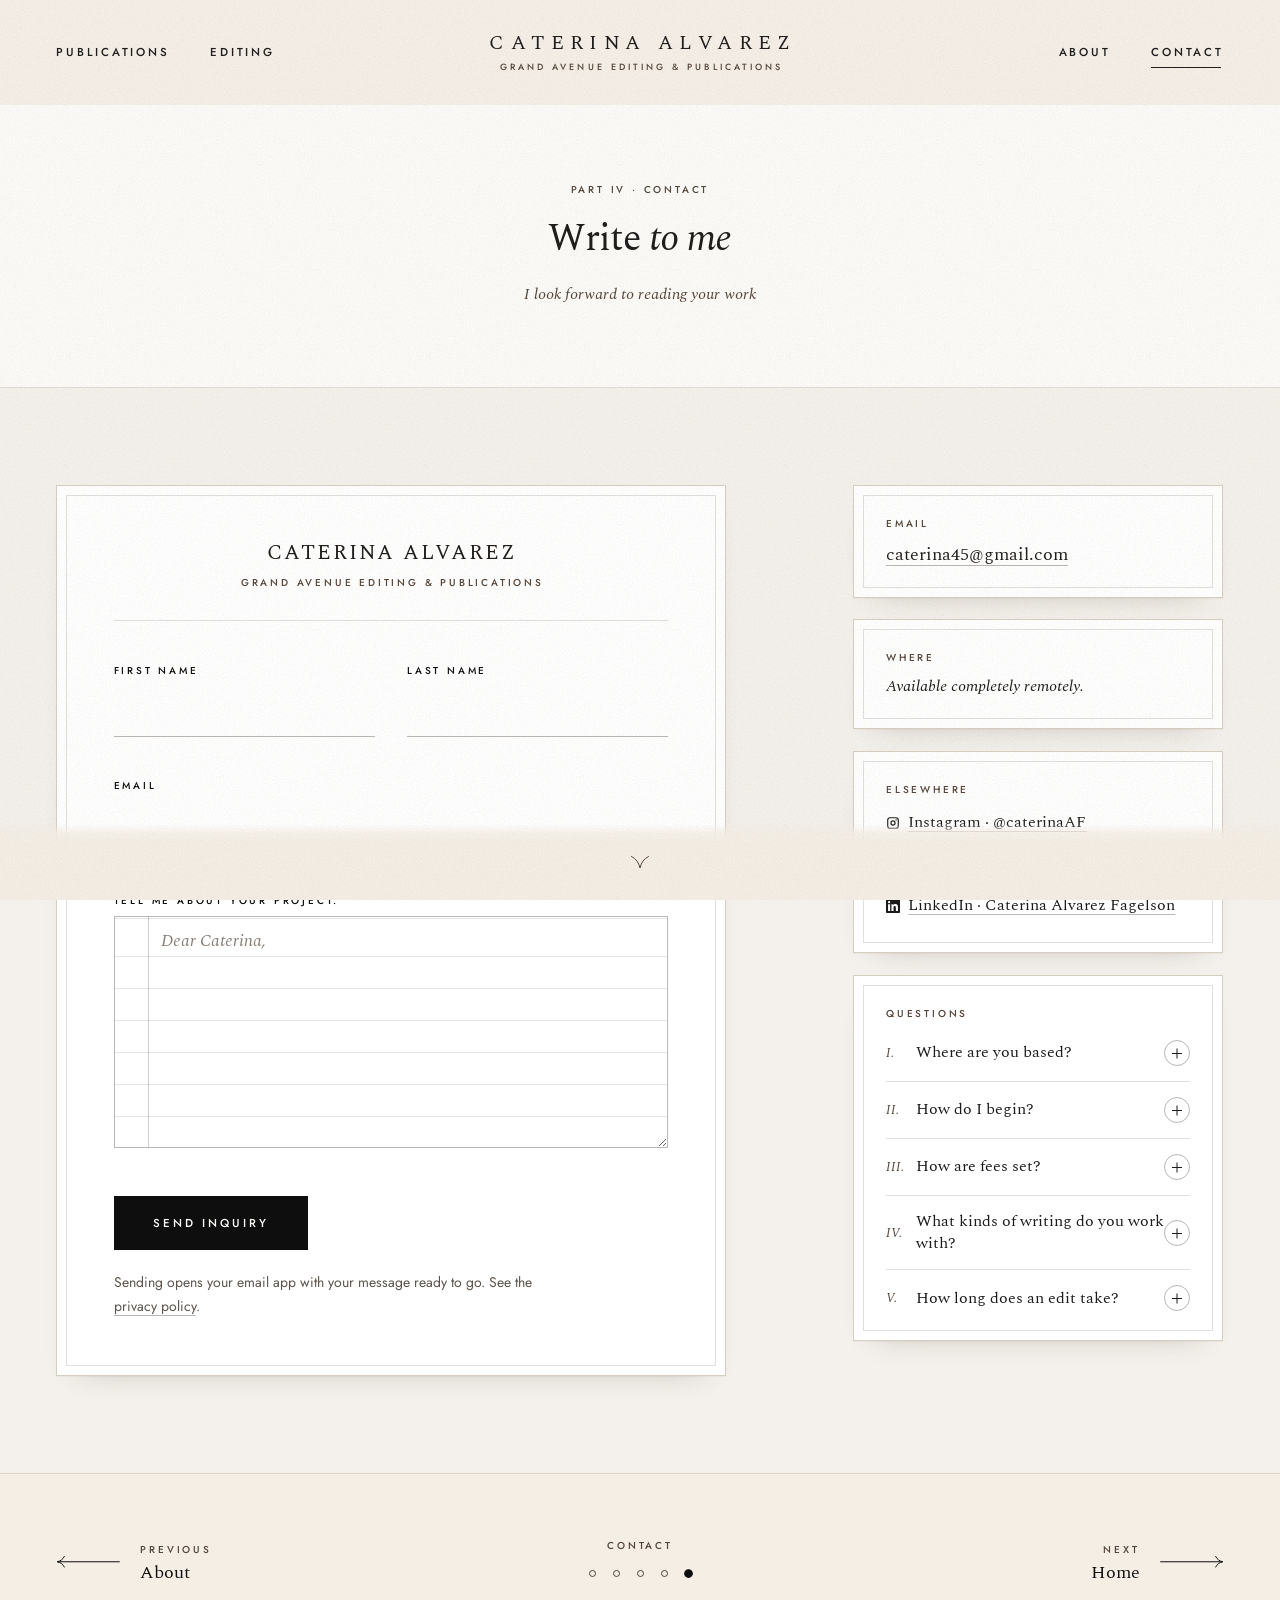
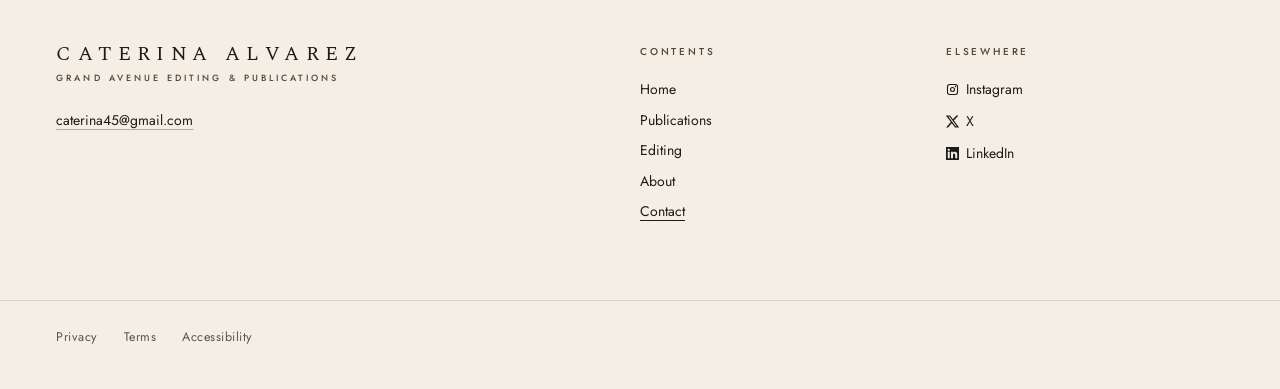
<file: contact.html>
<!doctype html>
<html lang="en">
<head>
  <meta charset="utf-8">
  <meta name="viewport" content="width=device-width, initial-scale=1">
  <title>Contact · Caterina Alvarez</title>
  <meta name="description" content="Write to Caterina Alvarez about your writing. Developmental editing, available completely remotely. The best way to reach her is by email.">
  <link rel="canonical" href="https://caterina-alvarez.vercel.app/contact.html">
  <meta property="og:type" content="website">
  <meta property="og:site_name" content="Caterina Alvarez · Grand Avenue Editing &amp; Publications">
  <meta property="og:title" content="Contact · Caterina Alvarez">
  <meta property="og:description" content="Tell me about your story. The best way to reach me is by email.">
  <meta property="og:url" content="https://caterina-alvarez.vercel.app/contact.html">
  <meta property="og:image" content="https://caterina-alvarez.vercel.app/assets/img/og-image.jpg?v=3">
  <meta property="og:image:width" content="1200">
  <meta property="og:image:height" content="630">
  <meta property="og:image:alt" content="The cover of Caterina Alvarez’s site: a white title page on her ivory with her name, Grand Avenue Editing &amp; Publications, her spiral of linked infinity signs under the words “What I mean is this”, and her line “This is the axis upon which your story spins.”">
  <meta name="twitter:card" content="summary_large_image">
  <meta name="twitter:site" content="@caterina445">
  <meta name="theme-color" content="#fcfbf8">
  <link rel="icon" href="assets/icons/favicon-32.png" sizes="32x32" type="image/png">
  <link rel="apple-touch-icon" href="assets/icons/apple-touch-icon.png">
  <link rel="manifest" href="site.webmanifest">
  <link rel="preload" href="assets/fonts/spectral-normal-400-latin.woff2" as="font" type="font/woff2" crossorigin>
  <link rel="preload" href="assets/fonts/jost-normal-400-latin.woff2" as="font" type="font/woff2" crossorigin>
  <script>document.documentElement.classList.add('js')</script>
  <link rel="stylesheet" href="assets/css/fonts.css">
  <link rel="stylesheet" href="assets/css/styles.css">
  <script src="assets/js/main.js" defer></script>
</head>
<body data-scroll-cue>
  <a class="skip-link" href="#main">Skip to content</a>

  <header class="site-header" data-header>
    <div class="container site-header__inner">
      <nav class="site-nav site-nav--left" aria-label="Primary">
        <ul>
          <li><a href="publications.html">Publications</a></li>
          <li><a href="editing.html">Editing</a></li>
        </ul>
      </nav>
      <a class="wordmark" href="./" aria-label="Caterina Alvarez, Grand Avenue Editing and Publications, home">
        <span class="wordmark__name">Caterina Alvarez</span>
        <span class="wordmark__sub"><span class="wordmark__line">Grand Avenue Editing &amp; Publications</span><span class="wordmark__home" aria-hidden="true">Return to the home page</span></span>
      </a>
      <nav class="site-nav site-nav--right" aria-label="Secondary">
        <ul>
          <li><a href="about.html">About</a></li>
          <li><a href="contact.html" aria-current="page">Contact</a></li>
        </ul>
      </nav>
      <button class="menu-toggle" type="button" aria-expanded="false" aria-controls="site-menu" data-menu-toggle>
        <span class="menu-toggle__label">Menu</span><span class="menu-toggle__icon" aria-hidden="true"></span>
      </button>
    </div>
  </header>

  <div class="menu" id="site-menu" data-menu inert>
    <div class="container menu__inner">
      <nav aria-label="Menu">
        <ul class="menu__list">
          <li><a href="./">Home</a></li>
          <li><a href="publications.html">Publications</a></li>
          <li><a href="editing.html">Editing</a></li>
          <li><a href="about.html">About</a></li>
          <li><a href="contact.html" aria-current="page">Contact</a></li>
        </ul>
      </nav>
      <div class="menu__foot">
        <span class="eyebrow">Write to me</span>
        <a class="text-link" href="mailto:caterina45@gmail.com">caterina45@gmail.com</a>
        <div class="menu__social">
          <a class="text-link social social--instagram" href="https://www.instagram.com/caterinaAF/" rel="noopener" target="_blank">Instagram</a>
          <a class="text-link social social--x" href="https://x.com/caterina445" rel="noopener" target="_blank">X</a>
          <a class="text-link social social--linkedin" href="https://www.linkedin.com/in/caterina-alvarez-fagelson-71098229/" rel="noopener" target="_blank">LinkedIn</a>
        </div>
      </div>
    </div>
  </div>

  <main id="main">
    <header class="page-hero">
      <div class="container grid page-hero__inner">
        <span class="eyebrow" data-reveal>Part IV · Contact</span>
        <h1 class="display page-hero__title" data-reveal style="--d: 120ms">Write <em>to me</em></h1>
        <p class="page-hero__text contact__welcome" data-reveal style="--d: 220ms">I look forward to reading your work</p>
      </div>
    </header>

    <section class="section band-stone">
      <div class="container grid contact">

        <form id="inquiry" class="contact__form frame" data-inquiry="caterina45@gmail.com" novalidate aria-describedby="form-note" data-reveal>
          <!-- a sheet of her letter paper: her name and imprint at its head, as on the cover -->
          <div class="letterhead" aria-hidden="true">
            <p class="letterhead__name">Caterina Alvarez</p>
            <p class="letterhead__imprint">Grand Avenue Editing &amp; Publications</p>
          </div>
          <div class="form-grid">
            <div class="field">
              <label for="f-first">First name</label>
              <input id="f-first" name="first" type="text" autocomplete="given-name" required>
            </div>
            <div class="field">
              <label for="f-last">Last name</label>
              <input id="f-last" name="last" type="text" autocomplete="family-name" required>
            </div>
            <div class="field field--full">
              <label for="f-email">Email</label>
              <input id="f-email" name="email" type="email" autocomplete="email" required>
            </div>
            <div class="field field--full">
              <label for="f-message">Tell me about your project.</label>
              <textarea id="f-message" name="message" rows="6" placeholder="Dear Caterina," required></textarea>
            </div>
          </div>
          <div class="form__foot">
            <button class="button" type="submit">Send inquiry</button>
            <p id="form-note" class="form__note">Sending opens your email app with your message ready to go. See the <a class="text-link" href="privacy.html">privacy policy</a>.</p>
          </div>
          <p class="form__status" data-status hidden role="status">Your email app should now be open with your inquiry ready to send. If nothing happened, write to <a class="text-link" href="mailto:caterina45@gmail.com">caterina45@gmail.com</a>.</p>
        </form>

        <aside class="contact__aside" aria-label="Other ways to reach me, and questions">
          <div class="aside-block frame" data-reveal style="--d: 150ms">
            <span class="eyebrow">Email</span>
            <a class="aside-block__big text-link" href="mailto:caterina45@gmail.com">caterina45@gmail.com</a>
          </div>
          <div class="aside-block frame" data-reveal style="--d: 250ms">
            <span class="eyebrow">Where</span>
            <p class="aside-block__big"><em>Available completely remotely.</em></p>
          </div>
          <div class="aside-block frame" data-reveal style="--d: 350ms">
            <span class="eyebrow">Elsewhere</span>
            <p><a class="text-link social social--instagram" href="https://www.instagram.com/caterinaAF/" rel="noopener" target="_blank">Instagram · @caterinaAF</a></p>
            <p><a class="text-link social social--x" href="https://x.com/caterina445" rel="noopener" target="_blank">X · @caterina445</a></p>
            <p><a class="text-link social social--linkedin" href="https://www.linkedin.com/in/caterina-alvarez-fagelson-71098229/" rel="noopener" target="_blank">LinkedIn · Caterina Alvarez Fagelson</a></p>
          </div>
          <!-- the questions, under the other ways to reach her: the numbered sheet, each answer opening under its question
               (her answers, in her words) -->
          <div id="questions" class="aside-block aside-block--questions frame" data-reveal style="--d: 450ms">
            <h2 id="questions-title" class="eyebrow">Questions</h2>
              <div class="faq faq--sheet">
                <details>
                  <summary>Where are you based?<span class="faq__icon" aria-hidden="true"></span></summary>
                  <div class="faq__answer"><p>I am available completely remotely.</p></div>
                </details>
                <details>
                  <summary>How do I begin?<span class="faq__icon" aria-hidden="true"></span></summary>
                  <div class="faq__answer"><p>By email, at <a class="text-link" href="mailto:caterina45@gmail.com">caterina45@gmail.com</a>, or through the <a class="text-link" href="#inquiry">inquiry form</a>.</p></div>
                </details>
                <details>
                  <summary>How are fees set?<span class="faq__icon" aria-hidden="true"></span></summary>
                  <div class="faq__answer"><p>My hourly fee is $55 an hour. I am happy to work with time constraints to meet your budgetary needs.</p></div>
                </details>
                <details>
                  <summary>What kinds of writing do you work with?<span class="faq__icon" aria-hidden="true"></span></summary>
                  <div class="faq__answer"><p>I work across multiple genres including literary fiction, genre fiction, speculative or science fiction, romance, horror, poetry, hybrid, creative non-fiction, and personal essays.</p></div>
                </details>
                <details>
                  <summary>How long does an edit take?<span class="faq__icon" aria-hidden="true"></span></summary>
                  <div class="faq__answer">
                    <p>For stories under 2000 words, I typically turn them around in three to five days with a maximum of three hours of work, unless the story is extremely experimental in form or nature.</p>
                    <p>Novellas of one hundred pages or less typically require three to five weeks with five to ten hours of work.</p>
                    <p>For longer novels, I usually need anywhere from four to eight weeks and eight to twelve hours of work.</p>
                  </div>
                </details>
              </div>
          </div>
        </aside>

      </div>
    </section>

    <nav class="pager" aria-label="Grand Avenue: previous and next">
      <div class="container pager__inner">
        <a class="pager__link pager__link--prev" href="about.html">
          <span class="pager__icon"><svg viewBox="0 0 104 22" aria-hidden="true" focusable="false"><path d="M103 11H3" fill="none" stroke="currentColor" stroke-width="1" stroke-linecap="round" stroke-linejoin="round" vector-effect="non-scaling-stroke"/><path d="M13.5 2.5c-2.2 4.4-6 7.4-11.5 8.5 5.5 1.1 9.3 4.1 11.5 8.5" fill="none" stroke="currentColor" stroke-width="1" stroke-linecap="round" stroke-linejoin="round" vector-effect="non-scaling-stroke"/></svg></span>
          <span class="pager__text"><span class="pager__dir">Previous</span><span class="pager__title">About</span></span>
        </a>
        <div class="pager__where">
          <span class="eyebrow" aria-hidden="true">Contact</span>
          <ol class="pager__dots">
            <li><a href="./"><span class="visually-hidden">Home</span></a></li>
            <li><a href="publications.html"><span class="visually-hidden">Publications</span></a></li>
            <li><a href="editing.html"><span class="visually-hidden">Editing</span></a></li>
            <li><a href="about.html"><span class="visually-hidden">About</span></a></li>
            <li><a href="contact.html" aria-current="page"><span class="visually-hidden">Contact</span></a></li>
          </ol>
        </div>
        <a class="pager__link pager__link--next" href="./">
          <span class="pager__text"><span class="pager__dir">Next</span><span class="pager__title">Home</span></span>
          <span class="pager__icon"><svg viewBox="0 0 104 22" aria-hidden="true" focusable="false"><path d="M1 11h100" fill="none" stroke="currentColor" stroke-width="1" stroke-linecap="round" stroke-linejoin="round" vector-effect="non-scaling-stroke"/><path d="M90.5 2.5c2.2 4.4 6 7.4 11.5 8.5-5.5 1.1-9.3 4.1-11.5 8.5" fill="none" stroke="currentColor" stroke-width="1" stroke-linecap="round" stroke-linejoin="round" vector-effect="non-scaling-stroke"/></svg></span>
        </a>
      </div>
    </nav>

  </main>

  <footer class="site-footer">
    <div class="container site-footer__top">
      <div class="footer-brand">
        <a class="wordmark" href="./" aria-label="Caterina Alvarez, home">
          <span class="wordmark__name">Caterina Alvarez</span>
          <span class="wordmark__sub">Grand Avenue Editing &amp; Publications</span>
        </a>
        <a class="text-link footer-brand__email" href="mailto:caterina45@gmail.com">caterina45@gmail.com</a>
      </div>
      <div class="footer-col">
        <h2 class="eyebrow">Contents</h2>
        <ul>
          <li><a href="./">Home</a></li>
          <li><a href="publications.html">Publications</a></li>
          <li><a href="editing.html">Editing</a></li>
          <li><a href="about.html">About</a></li>
          <li><a href="contact.html" aria-current="page">Contact</a></li>
        </ul>
      </div>
      <div class="footer-col">
        <h2 class="eyebrow">Elsewhere</h2>
        <ul>
          <li><a class="social social--instagram" href="https://www.instagram.com/caterinaAF/" rel="noopener" target="_blank">Instagram</a></li>
          <li><a class="social social--x" href="https://x.com/caterina445" rel="noopener" target="_blank">X</a></li>
          <li><a class="social social--linkedin" href="https://www.linkedin.com/in/caterina-alvarez-fagelson-71098229/" rel="noopener" target="_blank">LinkedIn</a></li>
        </ul>
      </div>
    </div>
    <div class="container site-footer__bottom">
      <nav class="legal-links" aria-label="Legal">
        <a href="privacy.html">Privacy</a>
        <a href="terms.html">Terms</a>
        <a href="accessibility.html">Accessibility</a>
      </nav>
    </div>
  </footer>
</body>
</html>
</file>
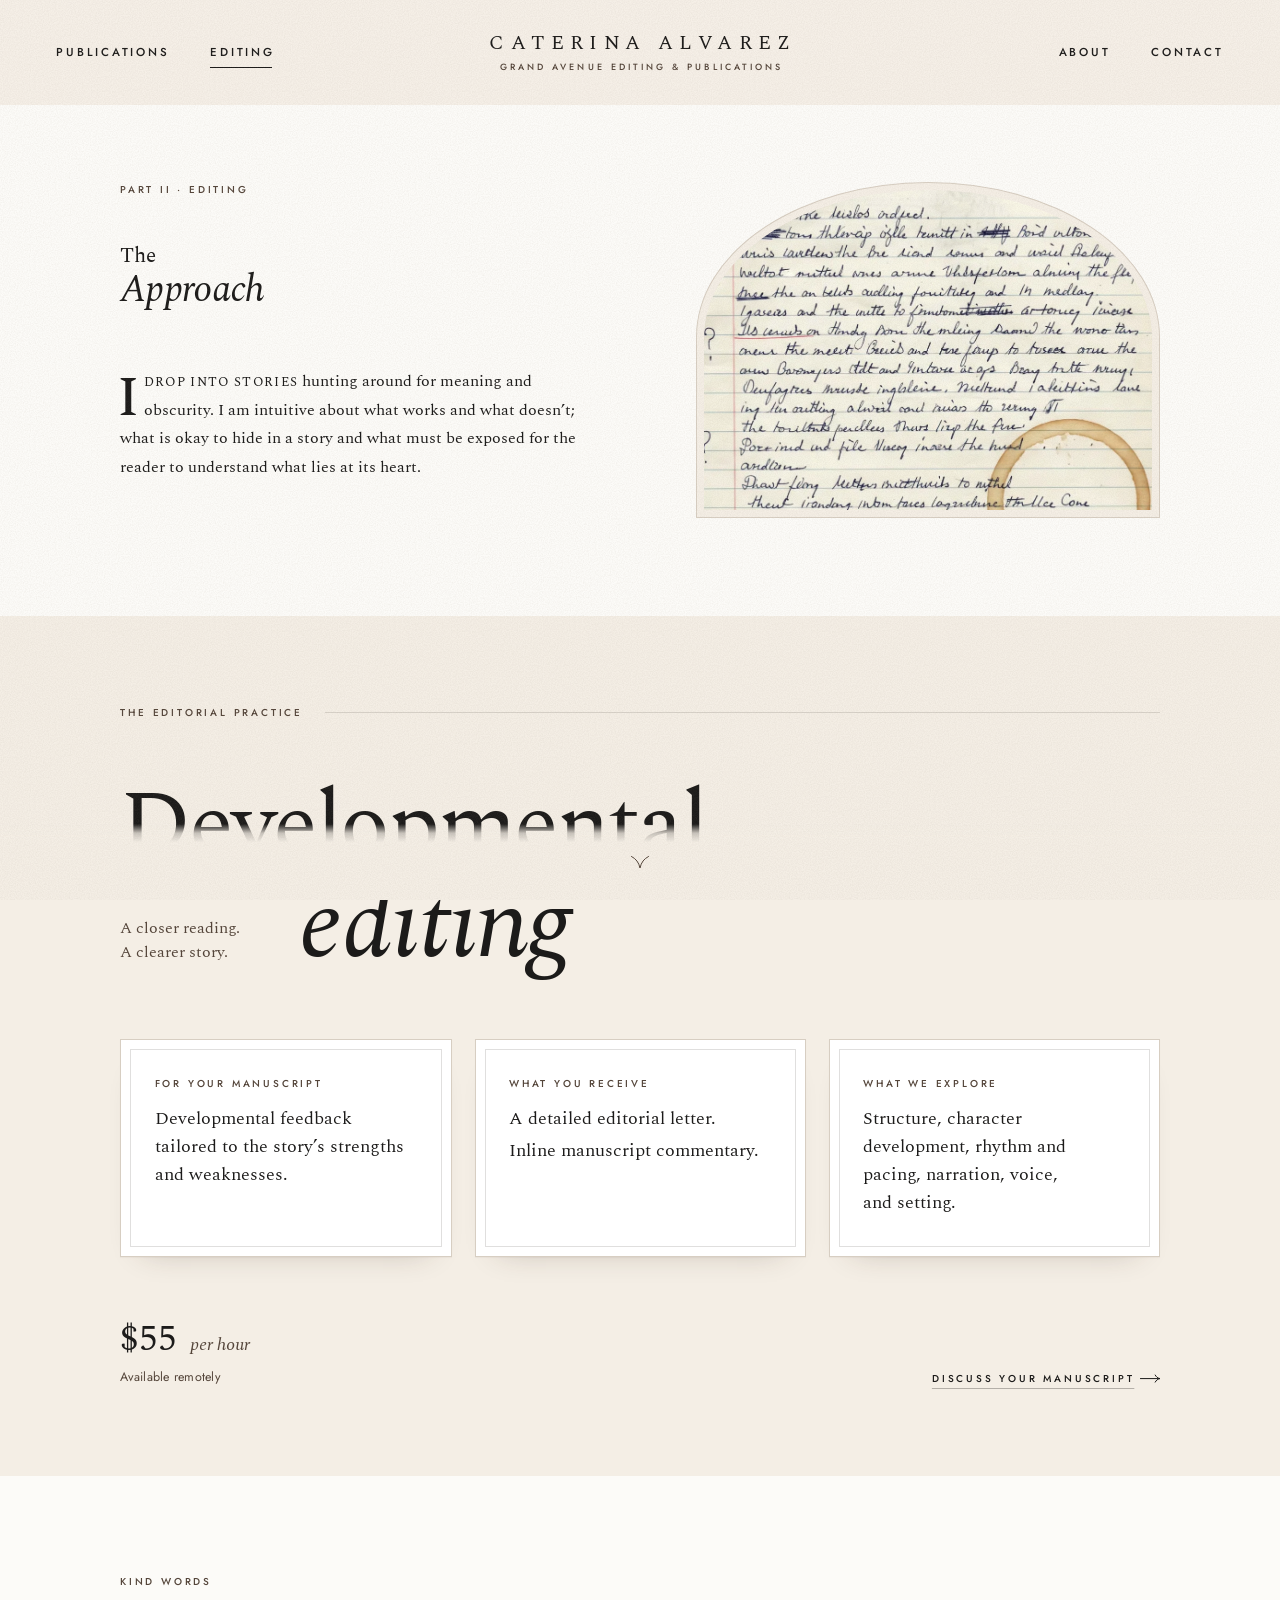
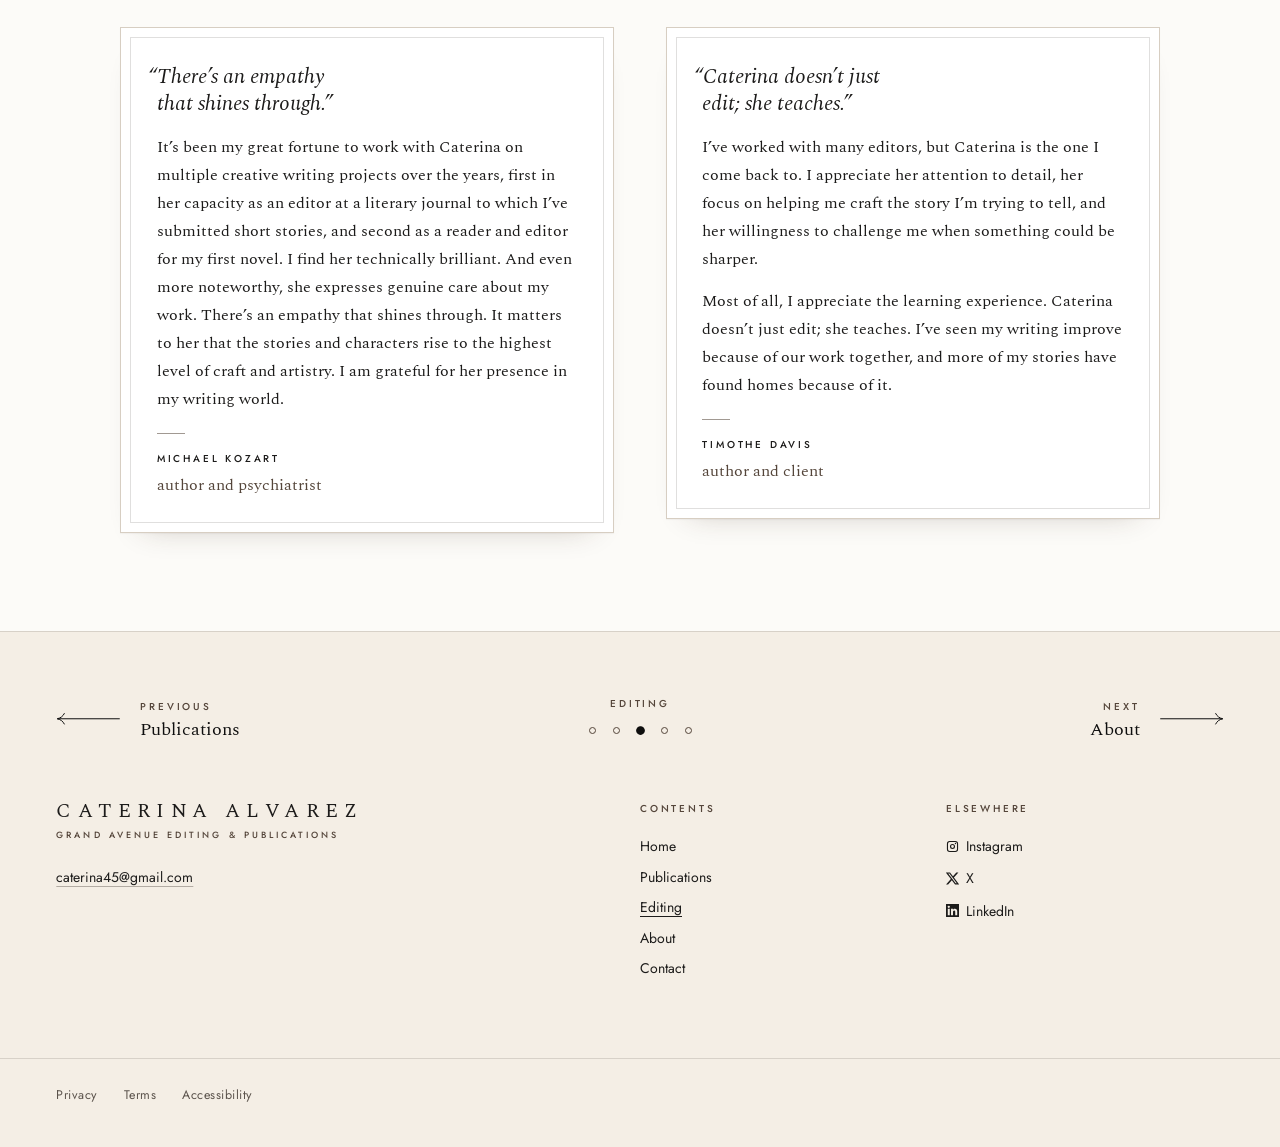
<file: editing.html>
<!doctype html>
<html lang="en">
<head>
  <meta charset="utf-8">
  <meta name="viewport" content="width=device-width, initial-scale=1">
  <title>Developmental Editing · Caterina Alvarez</title>
  <meta name="description" content="Developmental editing with Caterina Alvarez, Grand Avenue Editing &amp; Publications: her approach, the service and its rate, and kind words from the writers she has edited. Available completely remotely.">
  <link rel="canonical" href="https://caterina-alvarez.vercel.app/editing.html">
  <meta property="og:type" content="website">
  <meta property="og:site_name" content="Caterina Alvarez · Grand Avenue Editing &amp; Publications">
  <meta property="og:title" content="Developmental Editing · Caterina Alvarez">
  <meta property="og:description" content="Authors will receive a detailed editorial letter and inline commentary with a focus on structure, character development, rhythm and pacing, narration, voice, and setting tailored to the story’s strengths and weaknesses.">
  <meta property="og:url" content="https://caterina-alvarez.vercel.app/editing.html">
  <meta property="og:image" content="https://caterina-alvarez.vercel.app/assets/img/og-image.jpg?v=3">
  <meta property="og:image:width" content="1200">
  <meta property="og:image:height" content="630">
  <meta property="og:image:alt" content="The cover of Caterina Alvarez’s site: a white title page on her ivory with her name, Grand Avenue Editing &amp; Publications, her spiral of linked infinity signs under the words “What I mean is this”, and her line “This is the axis upon which your story spins.”">
  <meta name="twitter:card" content="summary_large_image">
  <meta name="twitter:site" content="@caterina445">
  <meta name="theme-color" content="#fcfbf8">
  <link rel="icon" href="assets/icons/favicon-32.png" sizes="32x32" type="image/png">
  <link rel="apple-touch-icon" href="assets/icons/apple-touch-icon.png">
  <link rel="manifest" href="site.webmanifest">
  <link rel="preload" href="assets/fonts/spectral-normal-400-latin.woff2" as="font" type="font/woff2" crossorigin>
  <link rel="preload" href="assets/fonts/jost-normal-400-latin.woff2" as="font" type="font/woff2" crossorigin>
  <script>document.documentElement.classList.add('js')</script>
  <link rel="stylesheet" href="assets/css/fonts.css">
  <link rel="stylesheet" href="assets/css/styles.css">
  <script src="assets/js/main.js" defer></script>
</head>
<body data-scroll-cue>
  <a class="skip-link" href="#main">Skip to content</a>

  <header class="site-header" data-header>
    <div class="container site-header__inner">
      <nav class="site-nav site-nav--left" aria-label="Primary">
        <ul>
          <li><a href="publications.html">Publications</a></li>
          <li><a href="editing.html" aria-current="page">Editing</a></li>
        </ul>
      </nav>
      <a class="wordmark" href="./" aria-label="Caterina Alvarez, Grand Avenue Editing and Publications, home">
        <span class="wordmark__name">Caterina Alvarez</span>
        <span class="wordmark__sub"><span class="wordmark__line">Grand Avenue Editing &amp; Publications</span><span class="wordmark__home" aria-hidden="true">Return to the home page</span></span>
      </a>
      <nav class="site-nav site-nav--right" aria-label="Secondary">
        <ul>
          <li><a href="about.html">About</a></li>
          <li><a href="contact.html">Contact</a></li>
        </ul>
      </nav>
      <button class="menu-toggle" type="button" aria-expanded="false" aria-controls="site-menu" data-menu-toggle>
        <span class="menu-toggle__label">Menu</span><span class="menu-toggle__icon" aria-hidden="true"></span>
      </button>
    </div>
  </header>

  <div class="menu" id="site-menu" data-menu inert>
    <div class="container menu__inner">
      <nav aria-label="Menu">
        <ul class="menu__list">
          <li><a href="./">Home</a></li>
          <li><a href="publications.html">Publications</a></li>
          <li><a href="editing.html" aria-current="page">Editing</a></li>
          <li><a href="about.html">About</a></li>
          <li><a href="contact.html">Contact</a></li>
        </ul>
      </nav>
      <div class="menu__foot">
        <span class="eyebrow">Write to me</span>
        <a class="text-link" href="mailto:caterina45@gmail.com">caterina45@gmail.com</a>
        <div class="menu__social">
          <a class="text-link social social--instagram" href="https://www.instagram.com/caterinaAF/" rel="noopener" target="_blank">Instagram</a>
          <a class="text-link social social--x" href="https://x.com/caterina445" rel="noopener" target="_blank">X</a>
          <a class="text-link social social--linkedin" href="https://www.linkedin.com/in/caterina-alvarez-fagelson-71098229/" rel="noopener" target="_blank">LinkedIn</a>
        </div>
      </div>
    </div>
  </div>

  <main id="main" class="editing">
    <!-- The approach, opening the part as a chapter opens: the page label, "The" on a small line above "Approach", and
         her words beneath, opening with a drop capital as the Introduction does; on the right the marked-up draft, seen
         through a window -->
    <section id="approach" class="ed-approach" aria-labelledby="approach-title">
      <div class="pub-masthead">
        <div class="container ed-frame pub-hero">
          <div class="pub-hero__text">
            <span class="eyebrow">Part II · Editing</span>
            <h2 id="approach-title" class="pub-hero__title"><span class="pub-hero__from">The</span> <em>Approach</em></h2>
            <div class="ed-approach__text">
              <p class="dropcap">I<span class="lead-in"> drop into stories</span> hunting around for meaning and obscurity. I am intuitive about what works and what doesn’t; what is okay to hide in a story and what must be exposed for the reader to understand what lies at its&nbsp;heart.</p>
            </div>
          </div>
          <figure class="pub-hero__art ed-window">
            <div class="ed-window__pane">
              <picture>
                <source srcset="assets/img/editing-manuscript.webp" type="image/webp">
                <img src="assets/img/editing-manuscript.jpg" width="971" height="695" fetchpriority="high" decoding="async"
                     alt="A handwritten draft on lined paper, words struck through, question marks in the margin and a coffee ring in the corner.">
              </picture>
            </div>
          </figure>
        </div>
      </div>
    </section>

    <!-- The service, "a story, closely read": the page's defining moment, on a full-width band of her ivory within the
         page's own margins. A small label with a fine rule running on from it; then the title as one composition,
         "Developmental" on the first line and "editing", a little larger in italics, stepped two columns in, with a
         small annotation in the space beneath the first line; then three white cards of paper, like the testimonials
         (for your manuscript, what you receive, what we explore: her description, divided); and at the foot the rate and
         the way to begin, in the site's Read style (small capitals, a fine underline and an arrow). All of it in her ink and brown -->
    <section id="services" class="service" aria-labelledby="services-title">
      <div class="container ed-frame service__inner">
        <div class="service__intro" data-reveal>
          <p class="eyebrow">The editorial practice</p>
        </div>
        <div class="service__composition">
          <h1 id="services-title" class="service__title"><span class="service__word" data-reveal>Developmental</span> <em class="service__word service__word--second" data-reveal style="--d: 180ms">editing</em></h1>
          <p class="service__aside" data-reveal style="--d: 360ms">A closer reading.<br>A clearer story.</p>
        </div>
        <div class="service__grid" data-reveal>
          <div class="service__col frame">
            <h2 class="service__key">For your manuscript</h2>
            <p>Developmental feedback tailored to the story’s strengths and weaknesses.</p>
          </div>
          <div class="service__col frame">
            <h2 class="service__key">What you receive</h2>
            <ul class="service__gets">
              <li>A detailed editorial letter.</li>
              <li>Inline manuscript commentary.</li>
            </ul>
          </div>
          <div class="service__col frame">
            <h2 class="service__key">What we explore</h2>
            <p>Structure, character development, rhythm and pacing, narration, voice, and setting.</p>
          </div>
        </div>
        <div class="service__commission" data-reveal>
          <div class="service__rate">
            <p class="service__price">$55 <span class="service__per">per hour</span></p>
            <p class="service__remote">Available remotely</p>
          </div>
          <a class="pub-read service__read" href="contact.html"><span class="pub-read__word">Discuss your manuscript</span><svg class="pub-read__arrow" viewBox="0 0 48 22" aria-hidden="true" focusable="false"><path d="M1 11h45" fill="none" stroke="currentColor" stroke-width="1" stroke-linecap="round" stroke-linejoin="round" vector-effect="non-scaling-stroke"/><path d="M36.5 2.5c2.2 4.4 6 7.4 11.5 8.5-5.5 1.1-9.3 4.1-11.5 8.5" fill="none" stroke="currentColor" stroke-width="1" stroke-linecap="round" stroke-linejoin="round" vector-effect="non-scaling-stroke"/></svg></a>
        </div>
      </div>
    </section>

    <!-- Kind words, its name standing over it: the writers' testimonials, all about her editing, as two cards of paper,
         each opening with one line from it set large in italics (a pull quote, so screen readers skip it and read the
         testimonial once), then the testimonial in full, then the writer -->
    <section id="kind-words" class="container ed-frame kind" aria-labelledby="kind-words-title">
      <h2 id="kind-words-title" class="eyebrow ed-label">Kind words</h2>
      <div class="testimonials" data-reveal>
        <figure class="testimonial frame">
          <p class="testimonial__pull" aria-hidden="true">“There’s an empathy that shines through.”</p>
          <blockquote>
            <p>It’s been my great fortune to work with Caterina on multiple creative writing projects over the years, first in her capacity as an editor at a literary journal to which I’ve submitted short stories, and second as a reader and editor for my first novel. I find her technically brilliant. And even more noteworthy, she expresses genuine care about my work. There’s an empathy that shines through. It matters to her that the stories and characters rise to the highest level of craft and artistry. I am grateful for her presence in my writing world.</p>
          </blockquote>
          <figcaption><span class="testimonial__name">Michael Kozart</span><span class="testimonial__work">author and psychiatrist</span></figcaption>
        </figure>
        <figure class="testimonial frame">
          <p class="testimonial__pull" aria-hidden="true">“Caterina doesn’t just edit; she teaches.”</p>
          <blockquote>
            <p>I’ve worked with many editors, but Caterina is the one I come back to. I appreciate her attention to detail, her focus on helping me craft the story I’m trying to tell, and her willingness to challenge me when something could be sharper.</p>
            <p>Most of all, I appreciate the learning experience. Caterina doesn’t just edit; she teaches. I’ve seen my writing improve because of our work together, and more of my stories have found homes because of it.</p>
          </blockquote>
          <figcaption><span class="testimonial__name">Timothe Davis</span><span class="testimonial__work">author and client</span></figcaption>
        </figure>
      </div>
    </section>

    <nav class="pager" aria-label="Grand Avenue: previous and next">
      <div class="container pager__inner">
        <a class="pager__link pager__link--prev" href="publications.html">
          <span class="pager__icon"><svg viewBox="0 0 104 22" aria-hidden="true" focusable="false"><path d="M103 11H3" fill="none" stroke="currentColor" stroke-width="1" stroke-linecap="round" stroke-linejoin="round" vector-effect="non-scaling-stroke"/><path d="M13.5 2.5c-2.2 4.4-6 7.4-11.5 8.5 5.5 1.1 9.3 4.1 11.5 8.5" fill="none" stroke="currentColor" stroke-width="1" stroke-linecap="round" stroke-linejoin="round" vector-effect="non-scaling-stroke"/></svg></span>
          <span class="pager__text"><span class="pager__dir">Previous</span><span class="pager__title">Publications</span></span>
        </a>
        <div class="pager__where">
          <span class="eyebrow" aria-hidden="true">Editing</span>
          <ol class="pager__dots">
            <li><a href="./"><span class="visually-hidden">Home</span></a></li>
            <li><a href="publications.html"><span class="visually-hidden">Publications</span></a></li>
            <li><a href="editing.html" aria-current="page"><span class="visually-hidden">Editing</span></a></li>
            <li><a href="about.html"><span class="visually-hidden">About</span></a></li>
            <li><a href="contact.html"><span class="visually-hidden">Contact</span></a></li>
          </ol>
        </div>
        <a class="pager__link pager__link--next" href="about.html">
          <span class="pager__text"><span class="pager__dir">Next</span><span class="pager__title">About</span></span>
          <span class="pager__icon"><svg viewBox="0 0 104 22" aria-hidden="true" focusable="false"><path d="M1 11h100" fill="none" stroke="currentColor" stroke-width="1" stroke-linecap="round" stroke-linejoin="round" vector-effect="non-scaling-stroke"/><path d="M90.5 2.5c2.2 4.4 6 7.4 11.5 8.5-5.5 1.1-9.3 4.1-11.5 8.5" fill="none" stroke="currentColor" stroke-width="1" stroke-linecap="round" stroke-linejoin="round" vector-effect="non-scaling-stroke"/></svg></span>
        </a>
      </div>
    </nav>

  </main>

  <footer class="site-footer">
    <div class="container site-footer__top">
      <div class="footer-brand">
        <a class="wordmark" href="./" aria-label="Caterina Alvarez, home">
          <span class="wordmark__name">Caterina Alvarez</span>
          <span class="wordmark__sub">Grand Avenue Editing &amp; Publications</span>
        </a>
        <a class="text-link footer-brand__email" href="mailto:caterina45@gmail.com">caterina45@gmail.com</a>
      </div>
      <div class="footer-col">
        <h2 class="eyebrow">Contents</h2>
        <ul>
          <li><a href="./">Home</a></li>
          <li><a href="publications.html">Publications</a></li>
          <li><a href="editing.html" aria-current="page">Editing</a></li>
          <li><a href="about.html">About</a></li>
          <li><a href="contact.html">Contact</a></li>
        </ul>
      </div>
      <div class="footer-col">
        <h2 class="eyebrow">Elsewhere</h2>
        <ul>
          <li><a class="social social--instagram" href="https://www.instagram.com/caterinaAF/" rel="noopener" target="_blank">Instagram</a></li>
          <li><a class="social social--x" href="https://x.com/caterina445" rel="noopener" target="_blank">X</a></li>
          <li><a class="social social--linkedin" href="https://www.linkedin.com/in/caterina-alvarez-fagelson-71098229/" rel="noopener" target="_blank">LinkedIn</a></li>
        </ul>
      </div>
    </div>
    <div class="container site-footer__bottom">
      <nav class="legal-links" aria-label="Legal">
        <a href="privacy.html">Privacy</a>
        <a href="terms.html">Terms</a>
        <a href="accessibility.html">Accessibility</a>
      </nav>
    </div>
  </footer>
</body>
</html>
</file>
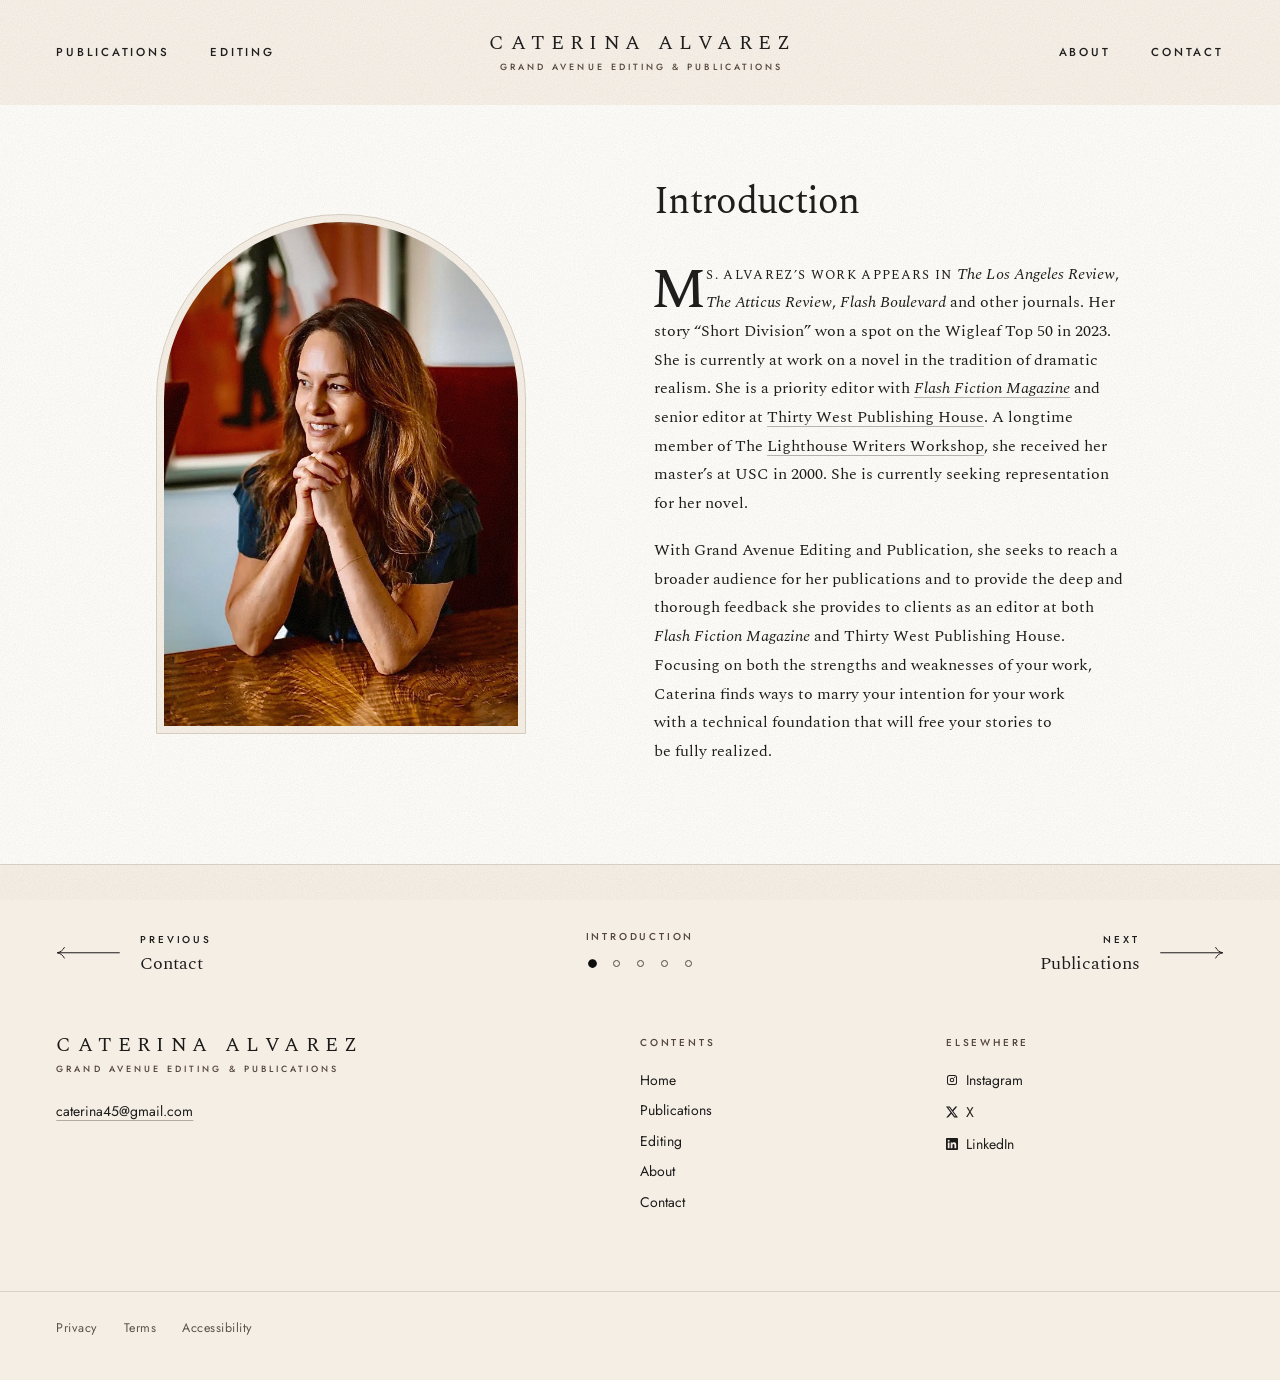
<file: home.html>
<!doctype html>
<html lang="en">
<head>
  <meta charset="utf-8">
  <meta name="viewport" content="width=device-width, initial-scale=1">
  <title>Introduction · Caterina Alvarez</title>
  <meta name="description" content="Caterina Alvarez, developmental editor and writer. Grand Avenue Editing &amp; Publications. Available completely remotely.">
  <link rel="canonical" href="https://caterina-alvarez.vercel.app/home.html">
  <meta property="og:type" content="website">
  <meta property="og:site_name" content="Caterina Alvarez · Grand Avenue Editing &amp; Publications">
  <meta property="og:title" content="Introduction · Caterina Alvarez">
  <meta property="og:description" content="“My gut tells me the heart lies right here. This is the axis upon which your story spins.”">
  <meta property="og:url" content="https://caterina-alvarez.vercel.app/home.html">
  <meta property="og:image" content="https://caterina-alvarez.vercel.app/assets/img/og-image.jpg?v=3">
  <meta property="og:image:width" content="1200">
  <meta property="og:image:height" content="630">
  <meta property="og:image:alt" content="The cover of Caterina Alvarez’s site: a white title page on her ivory with her name, Grand Avenue Editing &amp; Publications, her spiral of linked infinity signs under the words “What I mean is this”, and her line “This is the axis upon which your story spins.”">
  <meta name="twitter:card" content="summary_large_image">
  <meta name="twitter:site" content="@caterina445">
  <meta name="theme-color" content="#fcfbf8">
  <link rel="icon" href="assets/icons/favicon-32.png" sizes="32x32" type="image/png">
  <link rel="apple-touch-icon" href="assets/icons/apple-touch-icon.png">
  <link rel="manifest" href="site.webmanifest">
  <link rel="preload" href="assets/fonts/spectral-normal-400-latin.woff2" as="font" type="font/woff2" crossorigin>
  <link rel="preload" href="assets/fonts/jost-normal-400-latin.woff2" as="font" type="font/woff2" crossorigin>
  <script>document.documentElement.classList.add('js')</script>
  <link rel="stylesheet" href="assets/css/fonts.css">
  <link rel="stylesheet" href="assets/css/styles.css">
  <script src="assets/js/main.js" defer></script>
</head>
<body>
  <a class="skip-link" href="#main">Skip to content</a>

  <header class="site-header" data-header>
    <div class="container site-header__inner">
      <nav class="site-nav site-nav--left" aria-label="Primary">
        <ul>
          <li><a href="publications.html">Publications</a></li>
          <li><a href="editing.html">Editing</a></li>
        </ul>
      </nav>
      <a class="wordmark" href="./" aria-label="Caterina Alvarez, Grand Avenue Editing and Publications, home">
        <span class="wordmark__name">Caterina Alvarez</span>
        <span class="wordmark__sub"><span class="wordmark__line">Grand Avenue Editing &amp; Publications</span><span class="wordmark__home" aria-hidden="true">Return to the home page</span></span>
      </a>
      <nav class="site-nav site-nav--right" aria-label="Secondary">
        <ul>
          <li><a href="about.html">About</a></li>
          <li><a href="contact.html">Contact</a></li>
        </ul>
      </nav>
      <button class="menu-toggle" type="button" aria-expanded="false" aria-controls="site-menu" data-menu-toggle>
        <span class="menu-toggle__label">Menu</span><span class="menu-toggle__icon" aria-hidden="true"></span>
      </button>
    </div>
  </header>

  <div class="menu" id="site-menu" data-menu inert>
    <div class="container menu__inner">
      <nav aria-label="Menu">
        <ul class="menu__list">
          <li><a href="./">Home</a></li>
          <li><a href="publications.html">Publications</a></li>
          <li><a href="editing.html">Editing</a></li>
          <li><a href="about.html">About</a></li>
          <li><a href="contact.html">Contact</a></li>
        </ul>
      </nav>
      <div class="menu__foot">
        <span class="eyebrow">Write to me</span>
        <a class="text-link" href="mailto:caterina45@gmail.com">caterina45@gmail.com</a>
        <div class="menu__social">
          <a class="text-link social social--instagram" href="https://www.instagram.com/caterinaAF/" rel="noopener" target="_blank">Instagram</a>
          <a class="text-link social social--x" href="https://x.com/caterina445" rel="noopener" target="_blank">X</a>
          <a class="text-link social social--linkedin" href="https://www.linkedin.com/in/caterina-alvarez-fagelson-71098229/" rel="noopener" target="_blank">LinkedIn</a>
        </div>
      </div>
    </div>
  </div>

  <main id="main" class="home">
    <!-- Introduction, as a book opens: her portrait beside her introduction (her words, from her Wix home page) -->
    <section class="hello" aria-labelledby="hello-title">
      <div class="container grid hello__inner">
        <figure class="hello__portrait window" data-reveal>
          <div class="window__pane">
            <picture>
              <source srcset="assets/img/caterina-fagelson.webp 400w, assets/img/caterina-fagelson@1.5x.webp 600w" sizes="(max-width: 900px) 340px, 410px" type="image/webp">
              <img src="assets/img/caterina-fagelson.jpg" srcset="assets/img/caterina-fagelson.jpg 400w, assets/img/caterina-fagelson@1.5x.jpg 600w" sizes="(max-width: 900px) 340px, 410px" width="400" height="600" fetchpriority="high"
                   alt="Caterina Alvarez seated at a wooden table, hands clasped beneath her chin, smiling.">
            </picture>
          </div>
        </figure>
        <div class="hello__text">
          <h1 id="hello-title" class="hello__title" data-reveal style="--d: 120ms">Introduction</h1>
          <div class="hello__body" data-reveal style="--d: 260ms">
            <p class="dropcap">M<span class="lead-in">s. Alvarez’s work appears in</span> <em>The Los Angeles Review</em>, <em>The Atticus Review</em>, <em>Flash Boulevard</em> and other journals. Her story “Short Division” won a spot on the Wigleaf Top 50 in 2023. She is currently at work on a novel in the tradition of dramatic realism. She is a priority editor with <a class="text-link" href="https://flashfictionmagazine.com/" rel="noopener" target="_blank"><em>Flash Fiction Magazine</em></a> and senior editor at <a class="text-link" href="https://www.thirtywestph.com/" rel="noopener" target="_blank">Thirty West Publishing House</a>. A longtime member of The <a class="text-link" href="https://lighthousewriters.org/" rel="noopener" target="_blank">Lighthouse Writers Workshop</a>, she received her master’s at USC in 2000. She is currently seeking representation for her novel.</p>
            <p>With Grand Avenue Editing and Publication, she seeks to reach a broader audience for her publications and to provide the deep and thorough feedback she provides to clients as an editor at both <em>Flash Fiction Magazine</em> and Thirty West Publishing House. Focusing on both the strengths and weaknesses of your work, Caterina finds ways to marry your intention for your work with a technical foundation that will free your stories to be fully&nbsp;realized.</p>
          </div>
        </div>
      </div>
    </section>

    <nav class="pager" aria-label="Grand Avenue: previous and next">
      <div class="container pager__inner">
        <a class="pager__link pager__link--prev" href="contact.html">
          <span class="pager__icon"><svg viewBox="0 0 104 22" aria-hidden="true" focusable="false"><path d="M103 11H3" fill="none" stroke="currentColor" stroke-width="1" stroke-linecap="round" stroke-linejoin="round" vector-effect="non-scaling-stroke"/><path d="M13.5 2.5c-2.2 4.4-6 7.4-11.5 8.5 5.5 1.1 9.3 4.1 11.5 8.5" fill="none" stroke="currentColor" stroke-width="1" stroke-linecap="round" stroke-linejoin="round" vector-effect="non-scaling-stroke"/></svg></span>
          <span class="pager__text"><span class="pager__dir">Previous</span><span class="pager__title">Contact</span></span>
        </a>
        <div class="pager__where">
          <span class="eyebrow" aria-hidden="true">Introduction</span>
          <ol class="pager__dots">
            <li><a href="home.html" aria-current="page"><span class="visually-hidden">Home</span></a></li>
            <li><a href="publications.html"><span class="visually-hidden">Publications</span></a></li>
            <li><a href="editing.html"><span class="visually-hidden">Editing</span></a></li>
            <li><a href="about.html"><span class="visually-hidden">About</span></a></li>
            <li><a href="contact.html"><span class="visually-hidden">Contact</span></a></li>
          </ol>
        </div>
        <a class="pager__link pager__link--next" href="publications.html">
          <span class="pager__text"><span class="pager__dir">Next</span><span class="pager__title">Publications</span></span>
          <span class="pager__icon"><svg viewBox="0 0 104 22" aria-hidden="true" focusable="false"><path d="M1 11h100" fill="none" stroke="currentColor" stroke-width="1" stroke-linecap="round" stroke-linejoin="round" vector-effect="non-scaling-stroke"/><path d="M90.5 2.5c2.2 4.4 6 7.4 11.5 8.5-5.5 1.1-9.3 4.1-11.5 8.5" fill="none" stroke="currentColor" stroke-width="1" stroke-linecap="round" stroke-linejoin="round" vector-effect="non-scaling-stroke"/></svg></span>
        </a>
      </div>
    </nav>

  </main>

  <footer class="site-footer">
    <div class="container site-footer__top">
      <div class="footer-brand">
        <a class="wordmark" href="./" aria-label="Caterina Alvarez, home">
          <span class="wordmark__name">Caterina Alvarez</span>
          <span class="wordmark__sub">Grand Avenue Editing &amp; Publications</span>
        </a>
        <a class="text-link footer-brand__email" href="mailto:caterina45@gmail.com">caterina45@gmail.com</a>
      </div>
      <div class="footer-col">
        <h2 class="eyebrow">Contents</h2>
        <ul>
          <li><a href="./">Home</a></li>
          <li><a href="publications.html">Publications</a></li>
          <li><a href="editing.html">Editing</a></li>
          <li><a href="about.html">About</a></li>
          <li><a href="contact.html">Contact</a></li>
        </ul>
      </div>
      <div class="footer-col">
        <h2 class="eyebrow">Elsewhere</h2>
        <ul>
          <li><a class="social social--instagram" href="https://www.instagram.com/caterinaAF/" rel="noopener" target="_blank">Instagram</a></li>
          <li><a class="social social--x" href="https://x.com/caterina445" rel="noopener" target="_blank">X</a></li>
          <li><a class="social social--linkedin" href="https://www.linkedin.com/in/caterina-alvarez-fagelson-71098229/" rel="noopener" target="_blank">LinkedIn</a></li>
        </ul>
      </div>
    </div>
    <div class="container site-footer__bottom">
      <nav class="legal-links" aria-label="Legal">
        <a href="privacy.html">Privacy</a>
        <a href="terms.html">Terms</a>
        <a href="accessibility.html">Accessibility</a>
      </nav>
    </div>
  </footer>
</body>
</html>
</file>
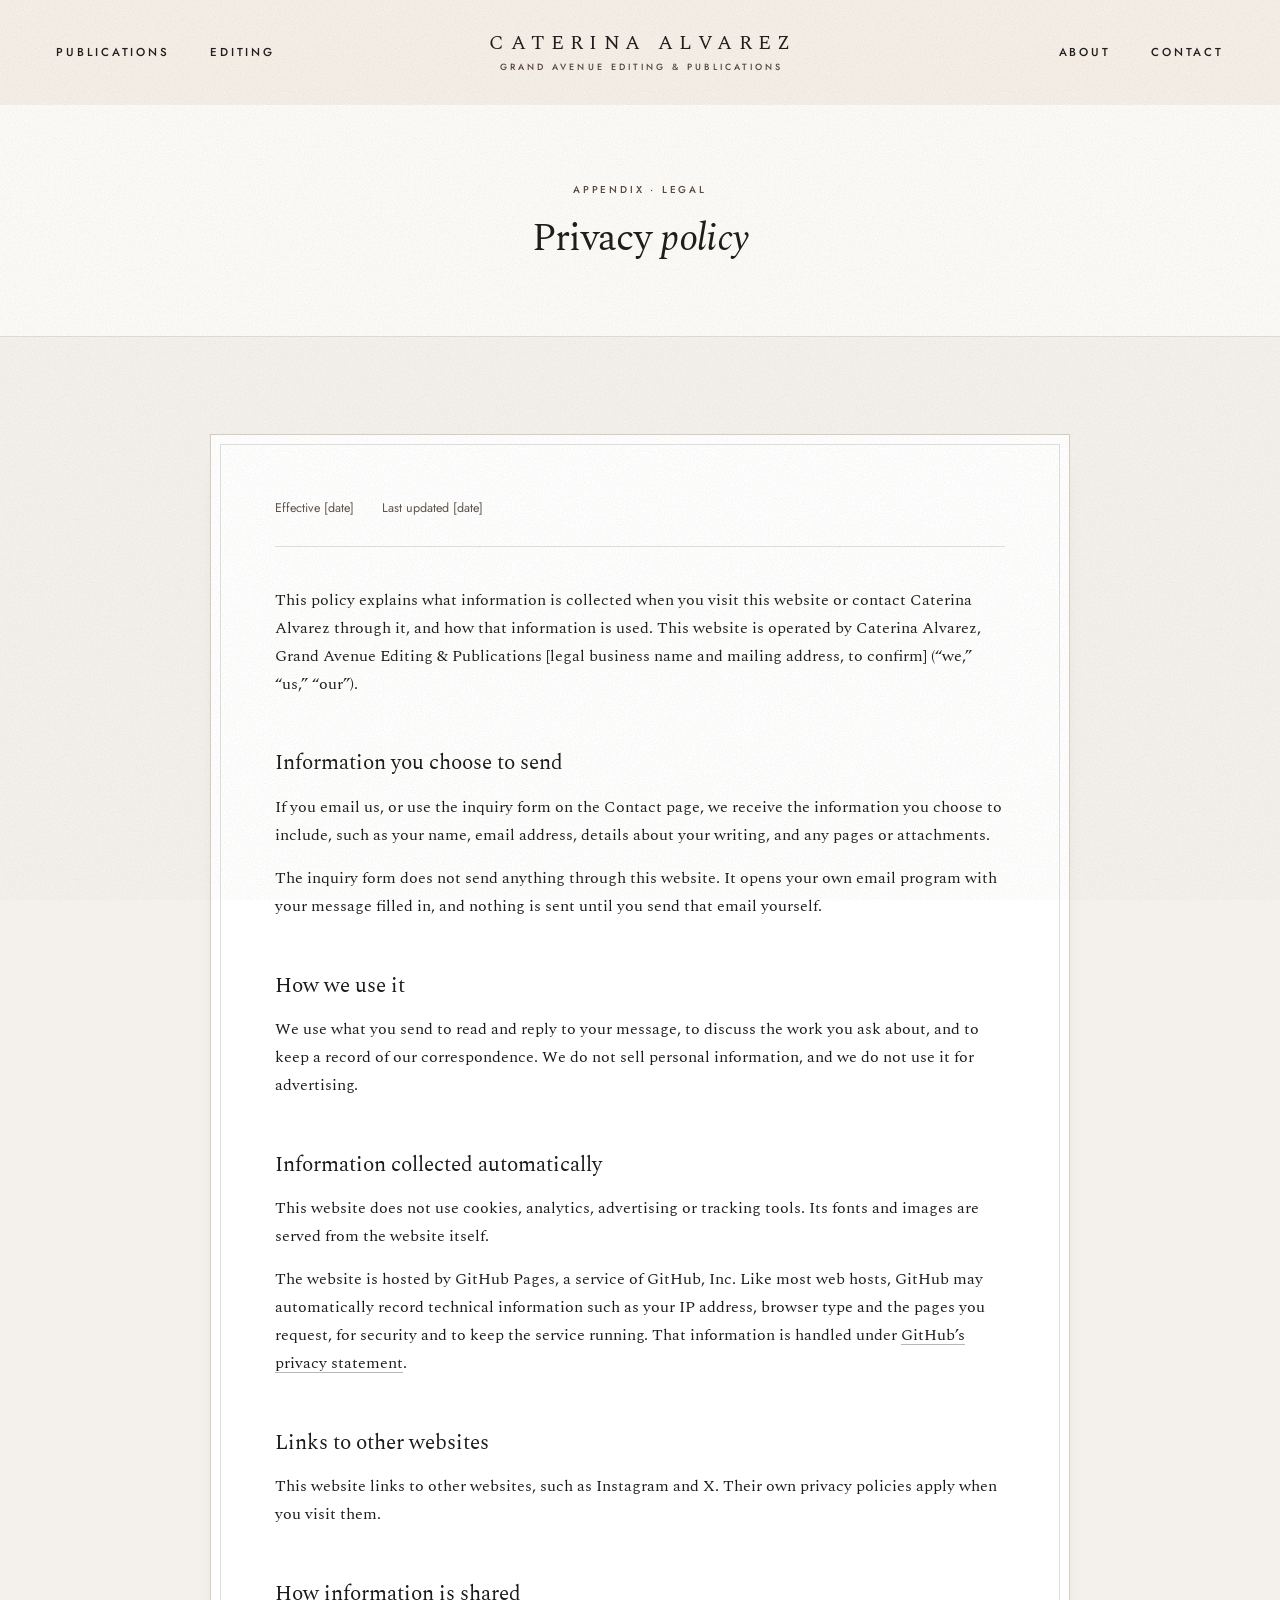
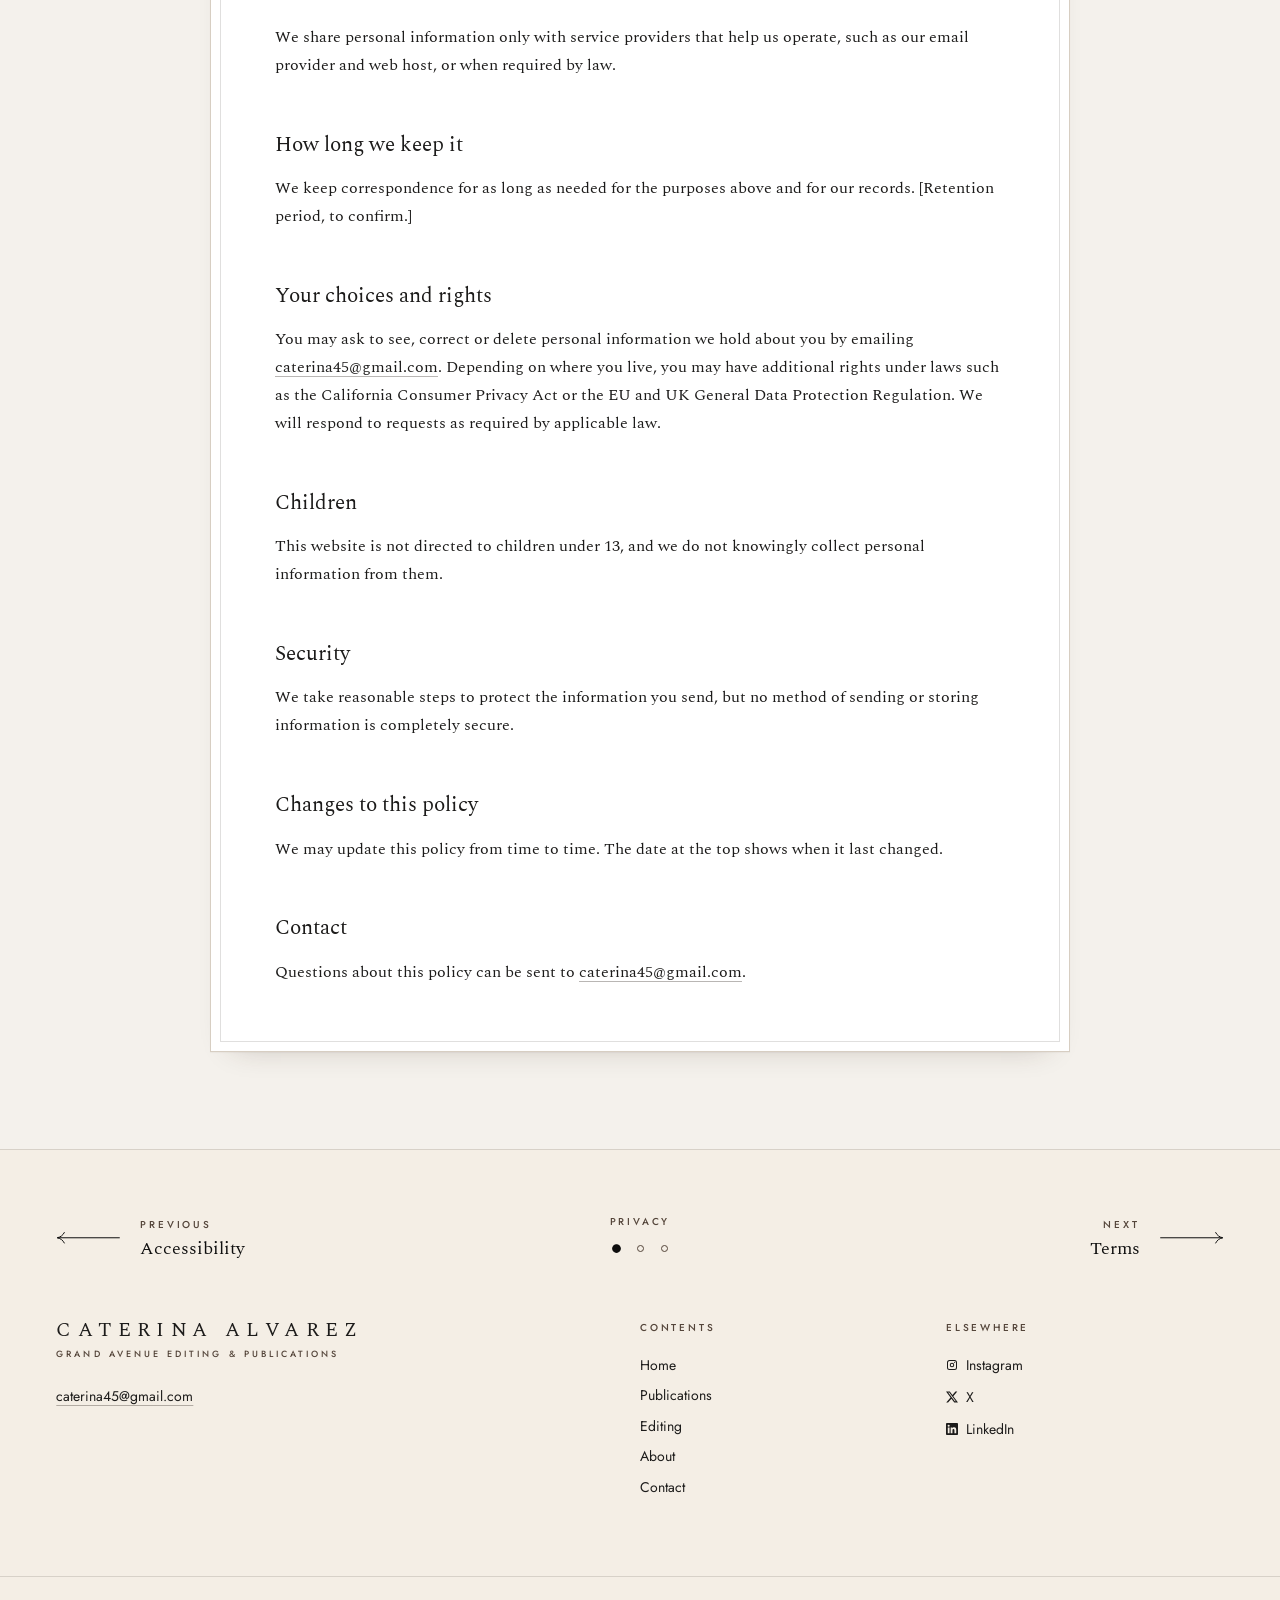
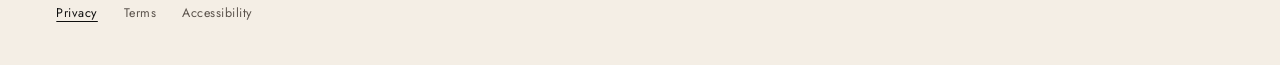
<file: privacy.html>
<!doctype html>
<html lang="en">
<head>
  <meta charset="utf-8">
  <meta name="viewport" content="width=device-width, initial-scale=1">
  <title>Privacy Policy · Caterina Alvarez</title>
  <meta name="description" content="How information is handled when you visit caterinaalvarez.com or contact Caterina Alvarez, Grand Avenue Editing &amp; Publications.">
  <link rel="canonical" href="https://caterina-alvarez.vercel.app/privacy.html">
  <meta property="og:type" content="website">
  <meta property="og:site_name" content="Caterina Alvarez · Grand Avenue Editing &amp; Publications">
  <meta property="og:title" content="Privacy Policy · Caterina Alvarez">
  <meta property="og:description" content="How information is handled when you visit caterinaalvarez.com or contact Caterina Alvarez, Grand Avenue Editing &amp; Publications.">
  <meta property="og:url" content="https://caterina-alvarez.vercel.app/privacy.html">
  <meta property="og:image" content="https://caterina-alvarez.vercel.app/assets/img/og-image.jpg?v=3">
  <meta property="og:image:width" content="1200">
  <meta property="og:image:height" content="630">
  <meta property="og:image:alt" content="The cover of Caterina Alvarez’s site: a white title page on her ivory with her name, Grand Avenue Editing &amp; Publications, her spiral of linked infinity signs under the words “What I mean is this”, and her line “This is the axis upon which your story spins.”">
  <meta name="twitter:card" content="summary_large_image">
  <meta name="twitter:site" content="@caterina445">
  <meta name="theme-color" content="#fcfbf8">
  <link rel="icon" href="assets/icons/favicon-32.png" sizes="32x32" type="image/png">
  <link rel="apple-touch-icon" href="assets/icons/apple-touch-icon.png">
  <link rel="manifest" href="site.webmanifest">
  <link rel="preload" href="assets/fonts/spectral-normal-400-latin.woff2" as="font" type="font/woff2" crossorigin>
  <link rel="preload" href="assets/fonts/jost-normal-400-latin.woff2" as="font" type="font/woff2" crossorigin>
  <script>document.documentElement.classList.add('js')</script>
  <link rel="stylesheet" href="assets/css/fonts.css">
  <link rel="stylesheet" href="assets/css/styles.css">
  <script src="assets/js/main.js" defer></script>
</head>
<body>
  <a class="skip-link" href="#main">Skip to content</a>

  <header class="site-header" data-header>
    <div class="container site-header__inner">
      <nav class="site-nav site-nav--left" aria-label="Primary">
        <ul>
          <li><a href="publications.html">Publications</a></li>
          <li><a href="editing.html">Editing</a></li>
        </ul>
      </nav>
      <a class="wordmark" href="./" aria-label="Caterina Alvarez, Grand Avenue Editing and Publications, home">
        <span class="wordmark__name">Caterina Alvarez</span>
        <span class="wordmark__sub"><span class="wordmark__line">Grand Avenue Editing &amp; Publications</span><span class="wordmark__home" aria-hidden="true">Return to the home page</span></span>
      </a>
      <nav class="site-nav site-nav--right" aria-label="Secondary">
        <ul>
          <li><a href="about.html">About</a></li>
          <li><a href="contact.html">Contact</a></li>
        </ul>
      </nav>
      <button class="menu-toggle" type="button" aria-expanded="false" aria-controls="site-menu" data-menu-toggle>
        <span class="menu-toggle__label">Menu</span><span class="menu-toggle__icon" aria-hidden="true"></span>
      </button>
    </div>
  </header>

  <div class="menu" id="site-menu" data-menu inert>
    <div class="container menu__inner">
      <nav aria-label="Menu">
        <ul class="menu__list">
          <li><a href="./">Home</a></li>
          <li><a href="publications.html">Publications</a></li>
          <li><a href="editing.html">Editing</a></li>
          <li><a href="about.html">About</a></li>
          <li><a href="contact.html">Contact</a></li>
        </ul>
      </nav>
      <div class="menu__foot">
        <span class="eyebrow">Write to me</span>
        <a class="text-link" href="mailto:caterina45@gmail.com">caterina45@gmail.com</a>
        <div class="menu__social">
          <a class="text-link social social--instagram" href="https://www.instagram.com/caterinaAF/" rel="noopener" target="_blank">Instagram</a>
          <a class="text-link social social--x" href="https://x.com/caterina445" rel="noopener" target="_blank">X</a>
          <a class="text-link social social--linkedin" href="https://www.linkedin.com/in/caterina-alvarez-fagelson-71098229/" rel="noopener" target="_blank">LinkedIn</a>
        </div>
      </div>
    </div>
  </div>

  <main id="main">
    <header class="page-hero">
      <div class="container grid page-hero__inner">
        <span class="eyebrow" data-reveal>Appendix · Legal</span>
        <h1 class="display page-hero__title" data-reveal style="--d: 120ms">Privacy <em>policy</em></h1>
      </div>
    </header>

    <section class="band-stone">
      <div class="container container--narrow legal">
        <article class="legal__box frame" data-reveal>
          <p class="legal__meta"><span>Effective <span class="tbd">[date]</span></span><span>Last updated <span class="tbd">[date]</span></span></p>

          <p>This policy explains what information is collected when you visit this website or contact Caterina Alvarez through it, and how that information is used. This website is operated by Caterina Alvarez, Grand Avenue Editing &amp; Publications <span class="tbd">[legal business name and mailing address, to confirm]</span> (“we,” “us,” “our”).</p>

          <h2>Information you choose to send</h2>
          <p>If you email us, or use the inquiry form on the Contact page, we receive the information you choose to include, such as your name, email address, details about your writing, and any pages or attachments.</p>
          <p>The inquiry form does not send anything through this website. It opens your own email program with your message filled in, and nothing is sent until you send that email yourself.</p>

          <h2>How we use it</h2>
          <p>We use what you send to read and reply to your message, to discuss the work you ask about, and to keep a record of our correspondence. We do not sell personal information, and we do not use it for advertising.</p>

          <h2>Information collected automatically</h2>
          <p>This website does not use cookies, analytics, advertising or tracking tools. Its fonts and images are served from the website itself.</p>
          <p>The website is hosted by GitHub Pages, a service of GitHub, Inc. Like most web hosts, GitHub may automatically record technical information such as your IP address, browser type and the pages you request, for security and to keep the service running. That information is handled under <a class="text-link" href="https://docs.github.com/en/site-policy/privacy-policies/github-general-privacy-statement" rel="noopener" target="_blank">GitHub’s privacy statement</a>.</p>

          <h2>Links to other websites</h2>
          <p>This website links to other websites, such as Instagram and X. Their own privacy policies apply when you visit them.</p>

          <h2>How information is shared</h2>
          <p>We share personal information only with service providers that help us operate, such as our email provider and web host, or when required by law.</p>

          <h2>How long we keep it</h2>
          <p>We keep correspondence for as long as needed for the purposes above and for our records. <span class="tbd">[Retention period, to confirm.]</span></p>

          <h2>Your choices and rights</h2>
          <p>You may ask to see, correct or delete personal information we hold about you by emailing <a class="text-link" href="mailto:caterina45@gmail.com">caterina45@gmail.com</a>. Depending on where you live, you may have additional rights under laws such as the California Consumer Privacy Act or the EU and UK General Data Protection Regulation. We will respond to requests as required by applicable law.</p>

          <h2>Children</h2>
          <p>This website is not directed to children under 13, and we do not knowingly collect personal information from them.</p>

          <h2>Security</h2>
          <p>We take reasonable steps to protect the information you send, but no method of sending or storing information is completely secure.</p>

          <h2>Changes to this policy</h2>
          <p>We may update this policy from time to time. The date at the top shows when it last changed.</p>

          <h2>Contact</h2>
          <p>Questions about this policy can be sent to <a class="text-link" href="mailto:caterina45@gmail.com">caterina45@gmail.com</a>.</p>
        </article>
      </div>
    </section>

    <nav class="pager" aria-label="Legal: previous and next">
      <div class="container pager__inner">
        <a class="pager__link pager__link--prev" href="accessibility.html">
          <span class="pager__icon"><svg viewBox="0 0 104 22" aria-hidden="true" focusable="false"><path d="M103 11H3" fill="none" stroke="currentColor" stroke-width="1" stroke-linecap="round" stroke-linejoin="round" vector-effect="non-scaling-stroke"/><path d="M13.5 2.5c-2.2 4.4-6 7.4-11.5 8.5 5.5 1.1 9.3 4.1 11.5 8.5" fill="none" stroke="currentColor" stroke-width="1" stroke-linecap="round" stroke-linejoin="round" vector-effect="non-scaling-stroke"/></svg></span>
          <span class="pager__text"><span class="pager__dir">Previous</span><span class="pager__title">Accessibility</span></span>
        </a>
        <div class="pager__where">
          <span class="eyebrow" aria-hidden="true">Privacy</span>
          <ol class="pager__dots">
            <li><a href="privacy.html" aria-current="page"><span class="visually-hidden">Privacy</span></a></li>
            <li><a href="terms.html"><span class="visually-hidden">Terms</span></a></li>
            <li><a href="accessibility.html"><span class="visually-hidden">Accessibility</span></a></li>
          </ol>
        </div>
        <a class="pager__link pager__link--next" href="terms.html">
          <span class="pager__text"><span class="pager__dir">Next</span><span class="pager__title">Terms</span></span>
          <span class="pager__icon"><svg viewBox="0 0 104 22" aria-hidden="true" focusable="false"><path d="M1 11h100" fill="none" stroke="currentColor" stroke-width="1" stroke-linecap="round" stroke-linejoin="round" vector-effect="non-scaling-stroke"/><path d="M90.5 2.5c2.2 4.4 6 7.4 11.5 8.5-5.5 1.1-9.3 4.1-11.5 8.5" fill="none" stroke="currentColor" stroke-width="1" stroke-linecap="round" stroke-linejoin="round" vector-effect="non-scaling-stroke"/></svg></span>
        </a>
      </div>
    </nav>

  </main>

  <footer class="site-footer">
    <div class="container site-footer__top">
      <div class="footer-brand">
        <a class="wordmark" href="./" aria-label="Caterina Alvarez, home">
          <span class="wordmark__name">Caterina Alvarez</span>
          <span class="wordmark__sub">Grand Avenue Editing &amp; Publications</span>
        </a>
        <a class="text-link footer-brand__email" href="mailto:caterina45@gmail.com">caterina45@gmail.com</a>
      </div>
      <div class="footer-col">
        <h2 class="eyebrow">Contents</h2>
        <ul>
          <li><a href="./">Home</a></li>
          <li><a href="publications.html">Publications</a></li>
          <li><a href="editing.html">Editing</a></li>
          <li><a href="about.html">About</a></li>
          <li><a href="contact.html">Contact</a></li>
        </ul>
      </div>
      <div class="footer-col">
        <h2 class="eyebrow">Elsewhere</h2>
        <ul>
          <li><a class="social social--instagram" href="https://www.instagram.com/caterinaAF/" rel="noopener" target="_blank">Instagram</a></li>
          <li><a class="social social--x" href="https://x.com/caterina445" rel="noopener" target="_blank">X</a></li>
          <li><a class="social social--linkedin" href="https://www.linkedin.com/in/caterina-alvarez-fagelson-71098229/" rel="noopener" target="_blank">LinkedIn</a></li>
        </ul>
      </div>
    </div>
    <div class="container site-footer__bottom">
      <nav class="legal-links" aria-label="Legal">
        <a href="privacy.html" aria-current="page">Privacy</a>
        <a href="terms.html">Terms</a>
        <a href="accessibility.html">Accessibility</a>
      </nav>
    </div>
  </footer>
</body>
</html>
</file>
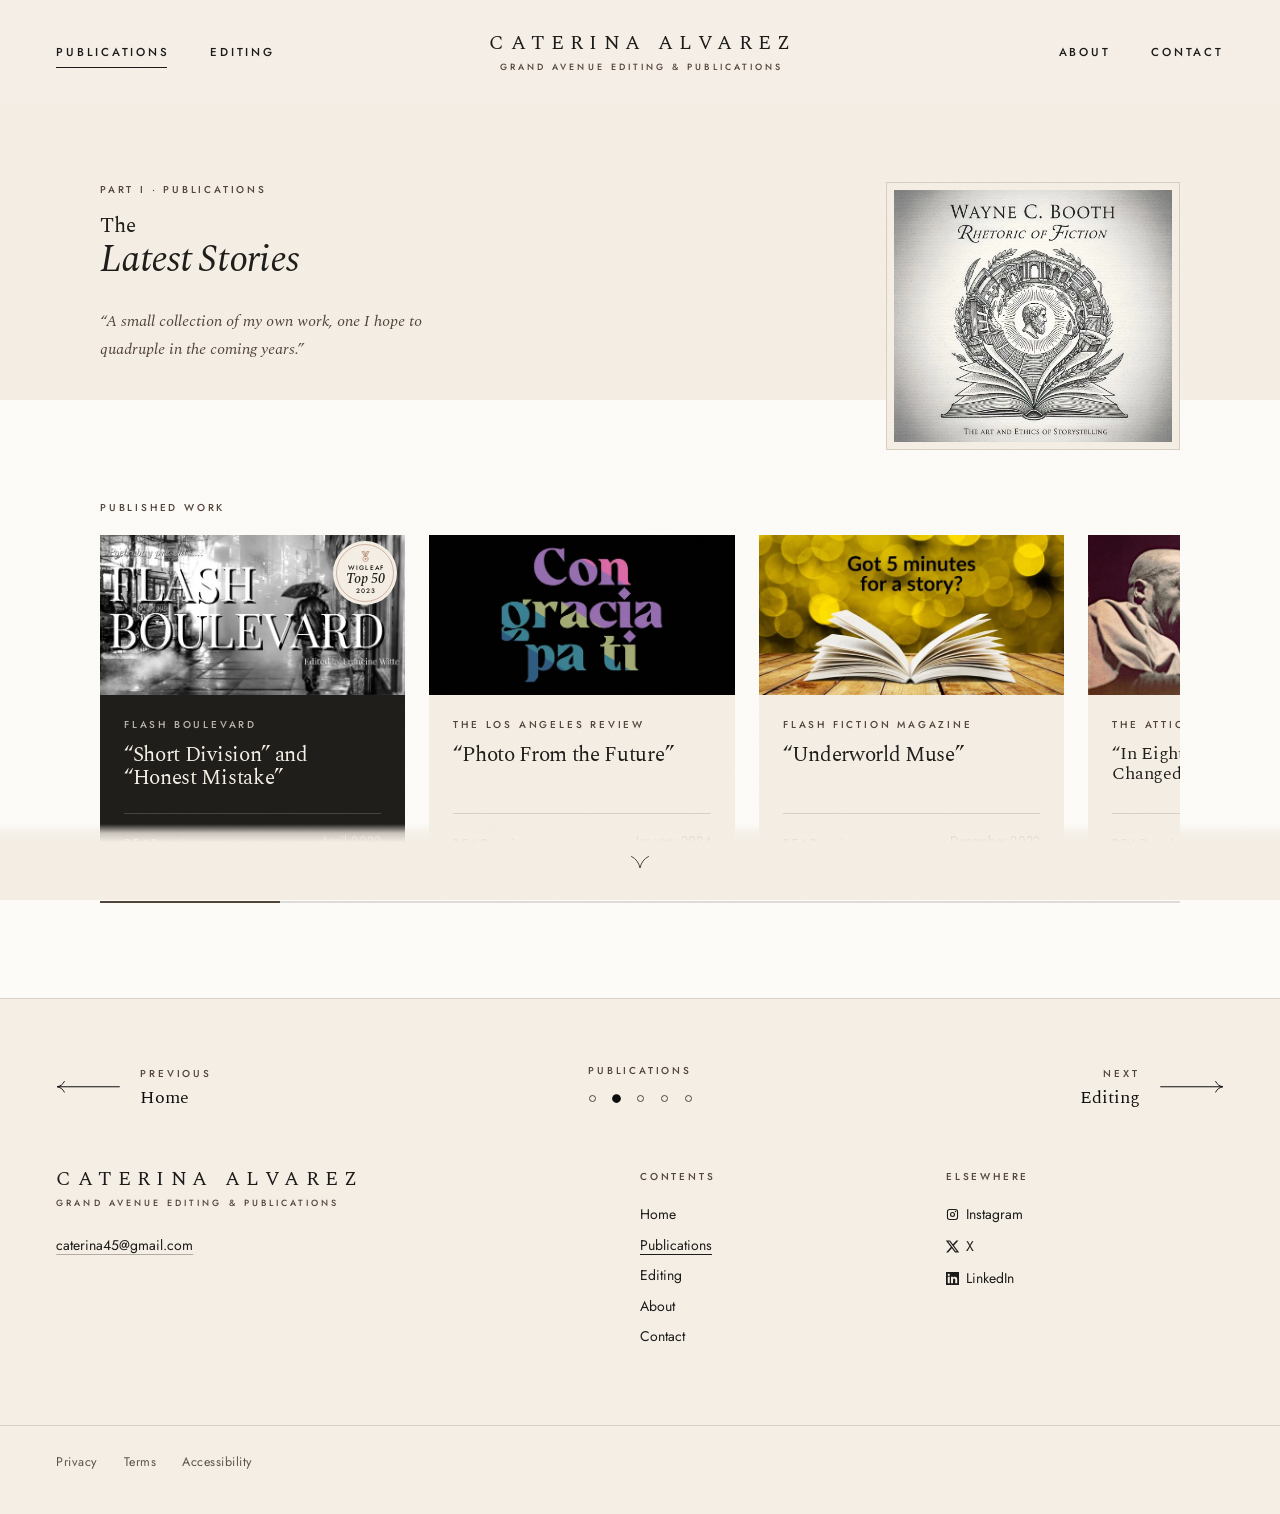
<file: publications.html>
<!doctype html>
<html lang="en">
<head>
  <meta charset="utf-8">
  <meta name="viewport" content="width=device-width, initial-scale=1">
  <title>Publications · Caterina Alvarez</title>
  <meta name="description" content="The published work of Caterina Alvarez: “Short Division” and “Honest Mistake” (Flash Boulevard; “Short Division” on the Wigleaf Top 50, 2023), and her work in literary journals.">
  <link rel="canonical" href="https://caterina-alvarez.vercel.app/publications.html">
  <meta property="og:type" content="website">
  <meta property="og:site_name" content="Caterina Alvarez · Grand Avenue Editing &amp; Publications">
  <meta property="og:title" content="Publications · Caterina Alvarez">
  <meta property="og:description" content="A small collection of my own work, one I hope to quadruple in the coming years.">
  <meta property="og:url" content="https://caterina-alvarez.vercel.app/publications.html">
  <meta property="og:image" content="https://caterina-alvarez.vercel.app/assets/img/og-image.jpg?v=3">
  <meta property="og:image:width" content="1200">
  <meta property="og:image:height" content="630">
  <meta property="og:image:alt" content="The cover of Caterina Alvarez’s site: a white title page on her ivory with her name, Grand Avenue Editing &amp; Publications, her spiral of linked infinity signs under the words “What I mean is this”, and her line “This is the axis upon which your story spins.”">
  <meta name="twitter:card" content="summary_large_image">
  <meta name="twitter:site" content="@caterina445">
  <meta name="theme-color" content="#fcfbf8">
  <link rel="icon" href="assets/icons/favicon-32.png" sizes="32x32" type="image/png">
  <link rel="apple-touch-icon" href="assets/icons/apple-touch-icon.png">
  <link rel="manifest" href="site.webmanifest">
  <link rel="preload" href="assets/fonts/spectral-normal-400-latin.woff2" as="font" type="font/woff2" crossorigin>
  <link rel="preload" href="assets/fonts/jost-normal-400-latin.woff2" as="font" type="font/woff2" crossorigin>
  <script>document.documentElement.classList.add('js')</script>
  <link rel="stylesheet" href="assets/css/fonts.css">
  <link rel="stylesheet" href="assets/css/styles.css">
  <script src="assets/js/main.js" defer></script>
</head>
<body class="page-publications" data-scroll-cue>
  <a class="skip-link" href="#main">Skip to content</a>

  <header class="site-header" data-header>
    <div class="container site-header__inner">
      <nav class="site-nav site-nav--left" aria-label="Primary">
        <ul>
          <li><a href="publications.html" aria-current="page">Publications</a></li>
          <li><a href="editing.html">Editing</a></li>
        </ul>
      </nav>
      <a class="wordmark" href="./" aria-label="Caterina Alvarez, Grand Avenue Editing and Publications, home">
        <span class="wordmark__name">Caterina Alvarez</span>
        <span class="wordmark__sub"><span class="wordmark__line">Grand Avenue Editing &amp; Publications</span><span class="wordmark__home" aria-hidden="true">Return to the home page</span></span>
      </a>
      <nav class="site-nav site-nav--right" aria-label="Secondary">
        <ul>
          <li><a href="about.html">About</a></li>
          <li><a href="contact.html">Contact</a></li>
        </ul>
      </nav>
      <button class="menu-toggle" type="button" aria-expanded="false" aria-controls="site-menu" data-menu-toggle>
        <span class="menu-toggle__label">Menu</span><span class="menu-toggle__icon" aria-hidden="true"></span>
      </button>
    </div>
  </header>

  <div class="menu" id="site-menu" data-menu inert>
    <div class="container menu__inner">
      <nav aria-label="Menu">
        <ul class="menu__list">
          <li><a href="./">Home</a></li>
          <li><a href="publications.html" aria-current="page">Publications</a></li>
          <li><a href="editing.html">Editing</a></li>
          <li><a href="about.html">About</a></li>
          <li><a href="contact.html">Contact</a></li>
        </ul>
      </nav>
      <div class="menu__foot">
        <span class="eyebrow">Write to me</span>
        <a class="text-link" href="mailto:caterina45@gmail.com">caterina45@gmail.com</a>
        <div class="menu__social">
          <a class="text-link social social--instagram" href="https://www.instagram.com/caterinaAF/" rel="noopener" target="_blank">Instagram</a>
          <a class="text-link social social--x" href="https://x.com/caterina445" rel="noopener" target="_blank">X</a>
          <a class="text-link social social--linkedin" href="https://www.linkedin.com/in/caterina-alvarez-fagelson-71098229/" rel="noopener" target="_blank">LinkedIn</a>
        </div>
      </div>
    </div>
  </div>

  <main id="main" class="publications">
    <!-- The opening as a masthead: a band of her wall colour running on from the header. Inside it, the page label,
         "The" on a small line above "Latest Stories", a short terracotta rule and her line about the collection; on the
         right, the engraving for Wayne C. Booth's Rhetoric of Fiction in a near-white mat, hanging below the band's edge
         like a plate tipped into a book -->
    <header class="pub-masthead">
      <div class="container pub-frame pub-hero">
        <div class="pub-hero__text">
          <span class="eyebrow">Part I · Publications</span>
          <h1 class="pub-hero__title"><span class="pub-hero__from">The</span> <em>Latest Stories</em></h1>
          <blockquote class="pub-hero__quote"><p>A small collection of my own work, one I hope to quadruple in the coming years.</p></blockquote>
        </div>
        <figure class="pub-hero__art">
          <picture>
            <source srcset="assets/img/booth-rhetoric-of-fiction.webp" type="image/webp">
            <img src="assets/img/booth-rhetoric-of-fiction.jpg" width="978" height="885" decoding="async"
                 alt="Wayne C. Booth, Rhetoric of Fiction: an engraving of a classical profile inside a ring of columns and arches rising from an open book, framed with laurel.">
          </picture>
        </figure>
      </div>
    </header>

    <!-- Her published work as one horizontal gallery of small literary compositions, "Short Division" first and the only
         ink panel; the others on her ivory. Each opens with the picture its journal ran it under, edge to edge, an honour
         set on its corner as a round seal; then the journal, the title, and at the foot the link and the date. The whole
         panel opens the work. Beneath the row, one thin line
         with a part for each work (built by main.js) shows where you are and brings a work into view. Each Read link goes
         to the journal's own page, checked on 2026-10-28 -->
    <section id="short-fiction" class="container pub-frame pub-section pub-gallery pub-section--last" aria-labelledby="index-title" data-gallery>
      <h2 id="index-title" class="pub-label">Published work</h2>
      <div class="pub-gallery__track" tabindex="0" role="region" aria-labelledby="index-title" data-gallery-track>
        <ol class="pub-gallery__list">
          <li class="pub-panel pub-panel--ink" id="feature" data-gallery-panel>
            <figure class="pub-panel__plate"><picture><source srcset="assets/img/pub-flash-boulevard.webp" type="image/webp"><img src="assets/img/pub-flash-boulevard.jpg" width="640" height="335" decoding="async" alt="Flash Boulevard’s banner: its name in tall white capitals over a misty city street, a man walking away under an umbrella."></picture></figure>
            <p class="pub-panel__honour"><svg class="pub-panel__medal" viewBox="0 0 18 22" aria-hidden="true" focusable="false"><path class="pub-panel__ribbon" d="M2.6 1h4.2l3.6 9.6H7.6zM15.4 1h-4.2l-3.6 9.6h2.8z"/><circle cx="9" cy="15.8" r="5.4"/><path class="pub-panel__star" d="M9.00 13.10L9.71 15.03L11.76 15.10L10.14 16.37L10.70 18.35L9.00 17.20L7.30 18.35L7.86 16.37L6.24 15.10L8.29 15.03Z"/></svg><span class="pub-panel__seal-name">Wigleaf</span> <span class="pub-panel__seal-rank">Top 50</span><span class="visually-hidden">,</span> <span class="pub-panel__seal-year">2023</span></p>
            <p class="pub-panel__journal"><em>Flash Boulevard</em></p>
            <div class="pub-panel__body">
              <h3 class="pub-panel__title">“Short Division” and “Honest Mistake”</h3>
            </div>
            <div class="pub-panel__foot">
              <p class="pub-panel__read"><a class="pub-read" href="https://flashboulevard.wordpress.com/2022/04/23/catarina-alvarez-short-division/" rel="noopener" target="_blank"><span class="pub-read__word">Read</span><span class="visually-hidden"> “Short Division” and “Honest Mistake”</span><svg class="pub-read__arrow" viewBox="0 0 48 22" aria-hidden="true" focusable="false"><path d="M1 11h45" fill="none" stroke="currentColor" stroke-width="1" stroke-linecap="round" stroke-linejoin="round" vector-effect="non-scaling-stroke"/><path d="M36.5 2.5c2.2 4.4 6 7.4 11.5 8.5-5.5 1.1-9.3 4.1-11.5 8.5" fill="none" stroke="currentColor" stroke-width="1" stroke-linecap="round" stroke-linejoin="round" vector-effect="non-scaling-stroke"/></svg></a></p>
              <p class="pub-date"><time datetime="2022-04">April 2022</time></p>
            </div>
          </li>
          <li class="pub-panel pub-panel--ivory" data-gallery-panel>
            <figure class="pub-panel__plate"><picture><source srcset="assets/img/pub-los-angeles-review.webp" type="image/webp"><img src="assets/img/pub-los-angeles-review.jpg" width="640" height="335" decoding="async" alt="The picture The Los Angeles Review ran with the story: “Con gracia pa ti” in bright, many-coloured letters on black."></picture></figure>
            <p class="pub-panel__journal"><em>The Los Angeles Review</em></p>
            <div class="pub-panel__body">
              <h3 class="pub-panel__title">“Photo From the Future”</h3>
            </div>
            <div class="pub-panel__foot">
              <p class="pub-panel__read"><a class="pub-read" href="https://losangelesreview.org/photo-from-the-future-by-caterina-alvarez/" rel="noopener" target="_blank"><span class="pub-read__word">Read</span><span class="visually-hidden"> “Photo From the Future”</span><svg class="pub-read__arrow" viewBox="0 0 48 22" aria-hidden="true" focusable="false"><path d="M1 11h45" fill="none" stroke="currentColor" stroke-width="1" stroke-linecap="round" stroke-linejoin="round" vector-effect="non-scaling-stroke"/><path d="M36.5 2.5c2.2 4.4 6 7.4 11.5 8.5-5.5 1.1-9.3 4.1-11.5 8.5" fill="none" stroke="currentColor" stroke-width="1" stroke-linecap="round" stroke-linejoin="round" vector-effect="non-scaling-stroke"/></svg></a></p>
              <p class="pub-date"><time datetime="2024-01">January 2024</time></p>
            </div>
          </li>
          <li class="pub-panel pub-panel--ivory" data-gallery-panel>
            <figure class="pub-panel__plate"><picture><source srcset="assets/img/pub-flash-fiction-magazine.webp" type="image/webp"><img src="assets/img/pub-flash-fiction-magazine.jpg" width="640" height="335" decoding="async" alt="Flash Fiction Magazine’s banner: “Got 5 minutes for a story?” over an open book on a wooden table, gold lights behind."></picture></figure>
            <p class="pub-panel__journal"><em>Flash Fiction Magazine</em></p>
            <div class="pub-panel__body">
              <h3 class="pub-panel__title">“Underworld Muse”</h3>
            </div>
            <div class="pub-panel__foot">
              <p class="pub-panel__read"><a class="pub-read" href="https://flashfictionmagazine.com/blog/2022/12/04/underworld-muse/" rel="noopener" target="_blank"><span class="pub-read__word">Read</span><span class="visually-hidden"> “Underworld Muse”</span><svg class="pub-read__arrow" viewBox="0 0 48 22" aria-hidden="true" focusable="false"><path d="M1 11h45" fill="none" stroke="currentColor" stroke-width="1" stroke-linecap="round" stroke-linejoin="round" vector-effect="non-scaling-stroke"/><path d="M36.5 2.5c2.2 4.4 6 7.4 11.5 8.5-5.5 1.1-9.3 4.1-11.5 8.5" fill="none" stroke="currentColor" stroke-width="1" stroke-linecap="round" stroke-linejoin="round" vector-effect="non-scaling-stroke"/></svg></a></p>
              <p class="pub-date"><time datetime="2022-12">December 2022</time></p>
            </div>
          </li>
          <li class="pub-panel pub-panel--ivory" data-gallery-panel>
            <figure class="pub-panel__plate"><picture><source srcset="assets/img/pub-atticus-review.webp" type="image/webp"><img src="assets/img/pub-atticus-review.jpg" width="640" height="335" decoding="async" alt="A flute player in sepia, eyes closed, playing in the dark."></picture></figure>
            <p class="pub-panel__journal"><em>The Atticus Review</em></p>
            <div class="pub-panel__body">
              <h3 class="pub-panel__title pub-panel__title--long">“In Eight Moments You Changed My Understanding”</h3>
            </div>
            <div class="pub-panel__foot">
              <p class="pub-panel__read"><a class="pub-read" href="https://atticusreview.org/in-eight-moments-you-changed-my-understanding/" rel="noopener" target="_blank"><span class="pub-read__word">Read</span><span class="visually-hidden"> “In Eight Moments You Changed My Understanding”</span><svg class="pub-read__arrow" viewBox="0 0 48 22" aria-hidden="true" focusable="false"><path d="M1 11h45" fill="none" stroke="currentColor" stroke-width="1" stroke-linecap="round" stroke-linejoin="round" vector-effect="non-scaling-stroke"/><path d="M36.5 2.5c2.2 4.4 6 7.4 11.5 8.5-5.5 1.1-9.3 4.1-11.5 8.5" fill="none" stroke="currentColor" stroke-width="1" stroke-linecap="round" stroke-linejoin="round" vector-effect="non-scaling-stroke"/></svg></a></p>
              <p class="pub-date"><time datetime="2021-02">February 2021</time></p>
            </div>
          </li>
          <li class="pub-panel pub-panel--ivory" data-gallery-panel>
            <figure class="pub-panel__plate"><picture><source srcset="assets/img/pub-unpublishable.webp" type="image/webp"><img src="assets/img/pub-unpublishable.jpg" width="640" height="335" decoding="async" alt="Unpublishable’s logo in typewriter letters, the “UN” in red."></picture></figure>
            <p class="pub-panel__journal"><em>Unpublishable</em></p>
            <div class="pub-panel__body">
              <h3 class="pub-panel__title">“Still” and “Veil”</h3>
            </div>
            <div class="pub-panel__foot">
              <p class="pub-panel__read"><a class="pub-read" href="https://theunpublishablezine.wordpress.com/2020/10/30/two-poems-by-caterina-alvarez/" rel="noopener" target="_blank"><span class="pub-read__word">Read</span><span class="visually-hidden"> “Still” and “Veil”</span><svg class="pub-read__arrow" viewBox="0 0 48 22" aria-hidden="true" focusable="false"><path d="M1 11h45" fill="none" stroke="currentColor" stroke-width="1" stroke-linecap="round" stroke-linejoin="round" vector-effect="non-scaling-stroke"/><path d="M36.5 2.5c2.2 4.4 6 7.4 11.5 8.5-5.5 1.1-9.3 4.1-11.5 8.5" fill="none" stroke="currentColor" stroke-width="1" stroke-linecap="round" stroke-linejoin="round" vector-effect="non-scaling-stroke"/></svg></a></p>
              <p class="pub-date"><time datetime="2020-10">October 2020</time></p>
            </div>
          </li>
          <li class="pub-panel pub-panel--ivory" data-gallery-panel>
            <figure class="pub-panel__plate"><picture><source srcset="assets/img/pub-tiny-molecules.webp" type="image/webp"><img src="assets/img/pub-tiny-molecules.jpg" width="640" height="335" decoding="async" alt="Pine trees on a hillside, fading into mist."></picture></figure>
            <p class="pub-panel__journal"><em>Tiny Molecules</em></p>
            <div class="pub-panel__body">
              <h3 class="pub-panel__title">“Two-Sided Coin”</h3>
            </div>
            <div class="pub-panel__foot">
              <p class="pub-panel__read"><a class="pub-read" href="https://www.tinymolecules.com/issues/five#caterina-alvarez" rel="noopener" target="_blank"><span class="pub-read__word">Read</span><span class="visually-hidden"> “Two-Sided Coin”</span><svg class="pub-read__arrow" viewBox="0 0 48 22" aria-hidden="true" focusable="false"><path d="M1 11h45" fill="none" stroke="currentColor" stroke-width="1" stroke-linecap="round" stroke-linejoin="round" vector-effect="non-scaling-stroke"/><path d="M36.5 2.5c2.2 4.4 6 7.4 11.5 8.5-5.5 1.1-9.3 4.1-11.5 8.5" fill="none" stroke="currentColor" stroke-width="1" stroke-linecap="round" stroke-linejoin="round" vector-effect="non-scaling-stroke"/></svg></a></p>
              <p class="pub-date"><time datetime="2020">Summer 2020</time></p>
            </div>
          </li>
        </ol>
      </div>
      <div class="pub-line" role="group" aria-label="Choose a publication" hidden data-gallery-line></div>
    </section>

    <nav class="pager" aria-label="Grand Avenue: previous and next">
      <div class="container pager__inner">
        <a class="pager__link pager__link--prev" href="./">
          <span class="pager__icon"><svg viewBox="0 0 104 22" aria-hidden="true" focusable="false"><path d="M103 11H3" fill="none" stroke="currentColor" stroke-width="1" stroke-linecap="round" stroke-linejoin="round" vector-effect="non-scaling-stroke"/><path d="M13.5 2.5c-2.2 4.4-6 7.4-11.5 8.5 5.5 1.1 9.3 4.1 11.5 8.5" fill="none" stroke="currentColor" stroke-width="1" stroke-linecap="round" stroke-linejoin="round" vector-effect="non-scaling-stroke"/></svg></span>
          <span class="pager__text"><span class="pager__dir">Previous</span><span class="pager__title">Home</span></span>
        </a>
        <div class="pager__where">
          <span class="eyebrow" aria-hidden="true">Publications</span>
          <ol class="pager__dots">
            <li><a href="./"><span class="visually-hidden">Home</span></a></li>
            <li><a href="publications.html" aria-current="page"><span class="visually-hidden">Publications</span></a></li>
            <li><a href="editing.html"><span class="visually-hidden">Editing</span></a></li>
            <li><a href="about.html"><span class="visually-hidden">About</span></a></li>
            <li><a href="contact.html"><span class="visually-hidden">Contact</span></a></li>
          </ol>
        </div>
        <a class="pager__link pager__link--next" href="editing.html">
          <span class="pager__text"><span class="pager__dir">Next</span><span class="pager__title">Editing</span></span>
          <span class="pager__icon"><svg viewBox="0 0 104 22" aria-hidden="true" focusable="false"><path d="M1 11h100" fill="none" stroke="currentColor" stroke-width="1" stroke-linecap="round" stroke-linejoin="round" vector-effect="non-scaling-stroke"/><path d="M90.5 2.5c2.2 4.4 6 7.4 11.5 8.5-5.5 1.1-9.3 4.1-11.5 8.5" fill="none" stroke="currentColor" stroke-width="1" stroke-linecap="round" stroke-linejoin="round" vector-effect="non-scaling-stroke"/></svg></span>
        </a>
      </div>
    </nav>

  </main>

  <footer class="site-footer">
    <div class="container site-footer__top">
      <div class="footer-brand">
        <a class="wordmark" href="./" aria-label="Caterina Alvarez, home">
          <span class="wordmark__name">Caterina Alvarez</span>
          <span class="wordmark__sub">Grand Avenue Editing &amp; Publications</span>
        </a>
        <a class="text-link footer-brand__email" href="mailto:caterina45@gmail.com">caterina45@gmail.com</a>
      </div>
      <div class="footer-col">
        <h2 class="eyebrow">Contents</h2>
        <ul>
          <li><a href="./">Home</a></li>
          <li><a href="publications.html" aria-current="page">Publications</a></li>
          <li><a href="editing.html">Editing</a></li>
          <li><a href="about.html">About</a></li>
          <li><a href="contact.html">Contact</a></li>
        </ul>
      </div>
      <div class="footer-col">
        <h2 class="eyebrow">Elsewhere</h2>
        <ul>
          <li><a class="social social--instagram" href="https://www.instagram.com/caterinaAF/" rel="noopener" target="_blank">Instagram</a></li>
          <li><a class="social social--x" href="https://x.com/caterina445" rel="noopener" target="_blank">X</a></li>
          <li><a class="social social--linkedin" href="https://www.linkedin.com/in/caterina-alvarez-fagelson-71098229/" rel="noopener" target="_blank">LinkedIn</a></li>
        </ul>
      </div>
    </div>
    <div class="container site-footer__bottom">
      <nav class="legal-links" aria-label="Legal">
        <a href="privacy.html">Privacy</a>
        <a href="terms.html">Terms</a>
        <a href="accessibility.html">Accessibility</a>
      </nav>
    </div>
  </footer>
</body>
</html>
</file>
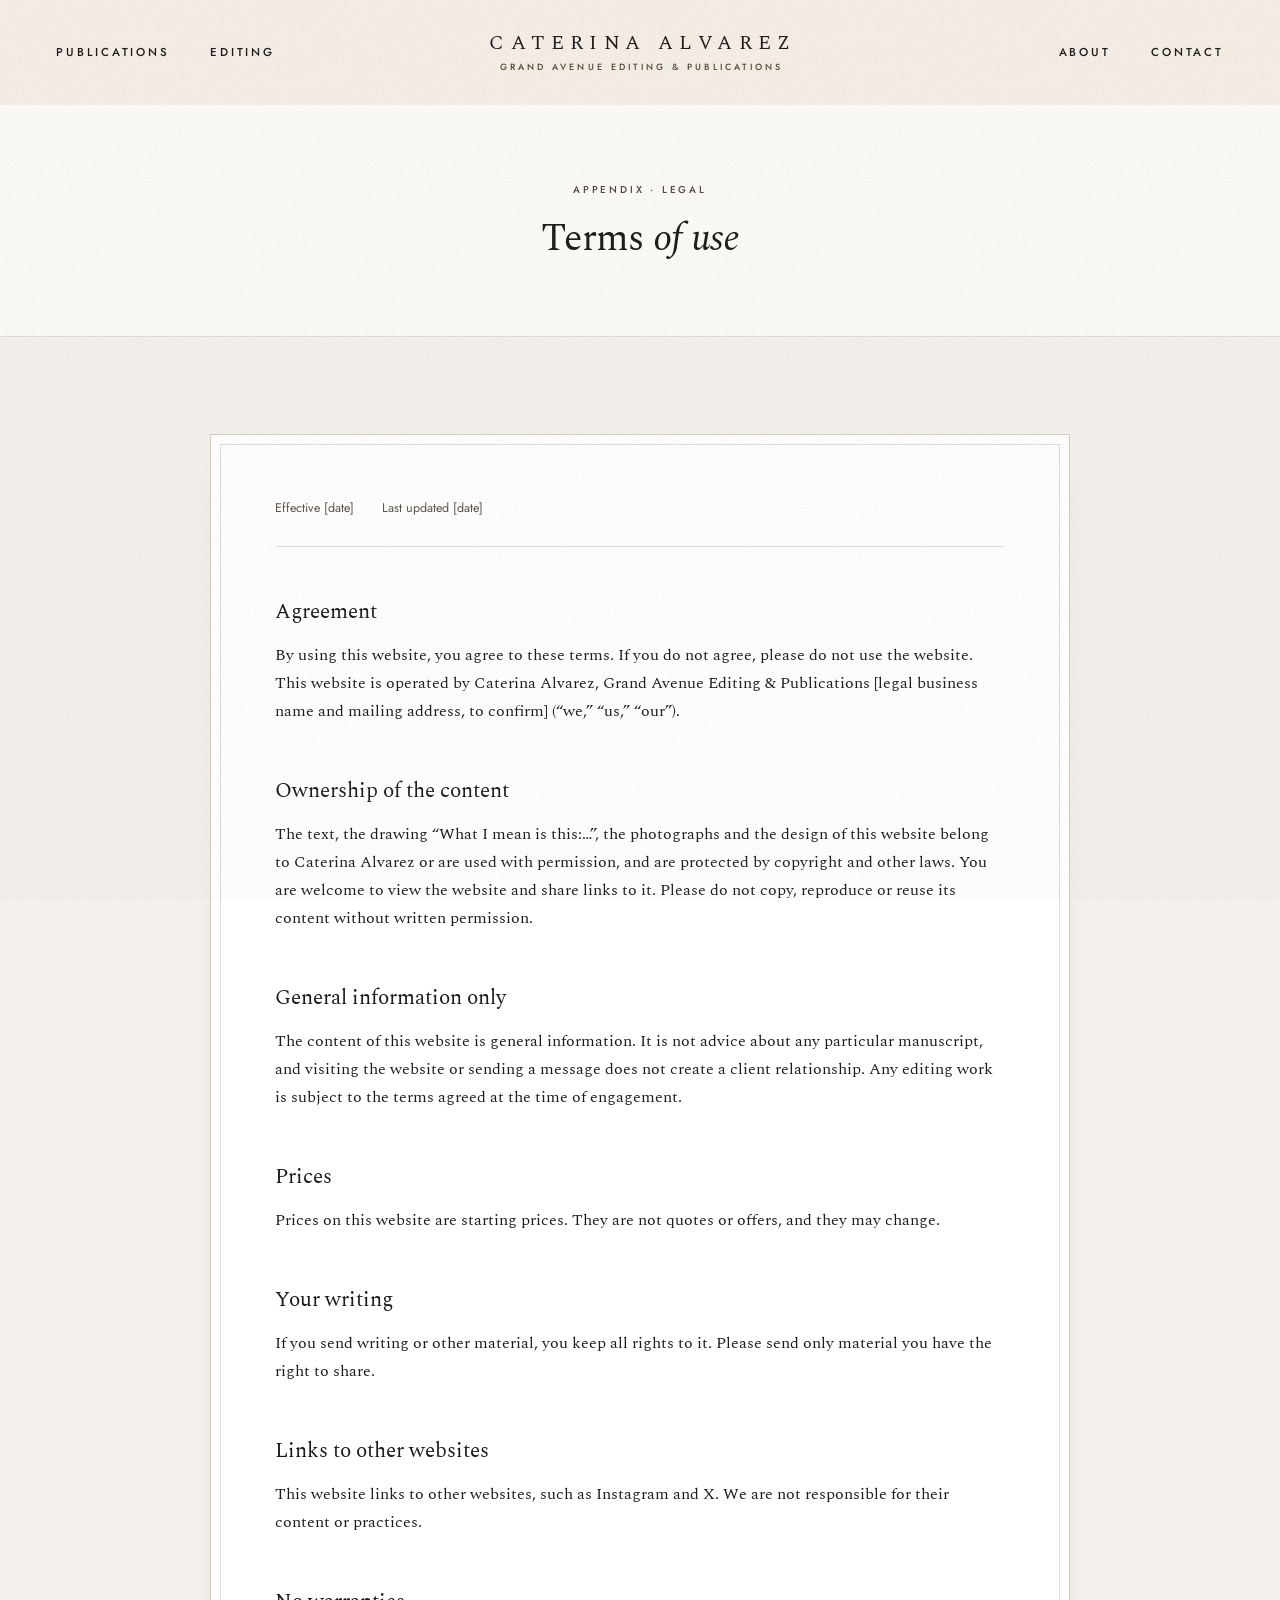
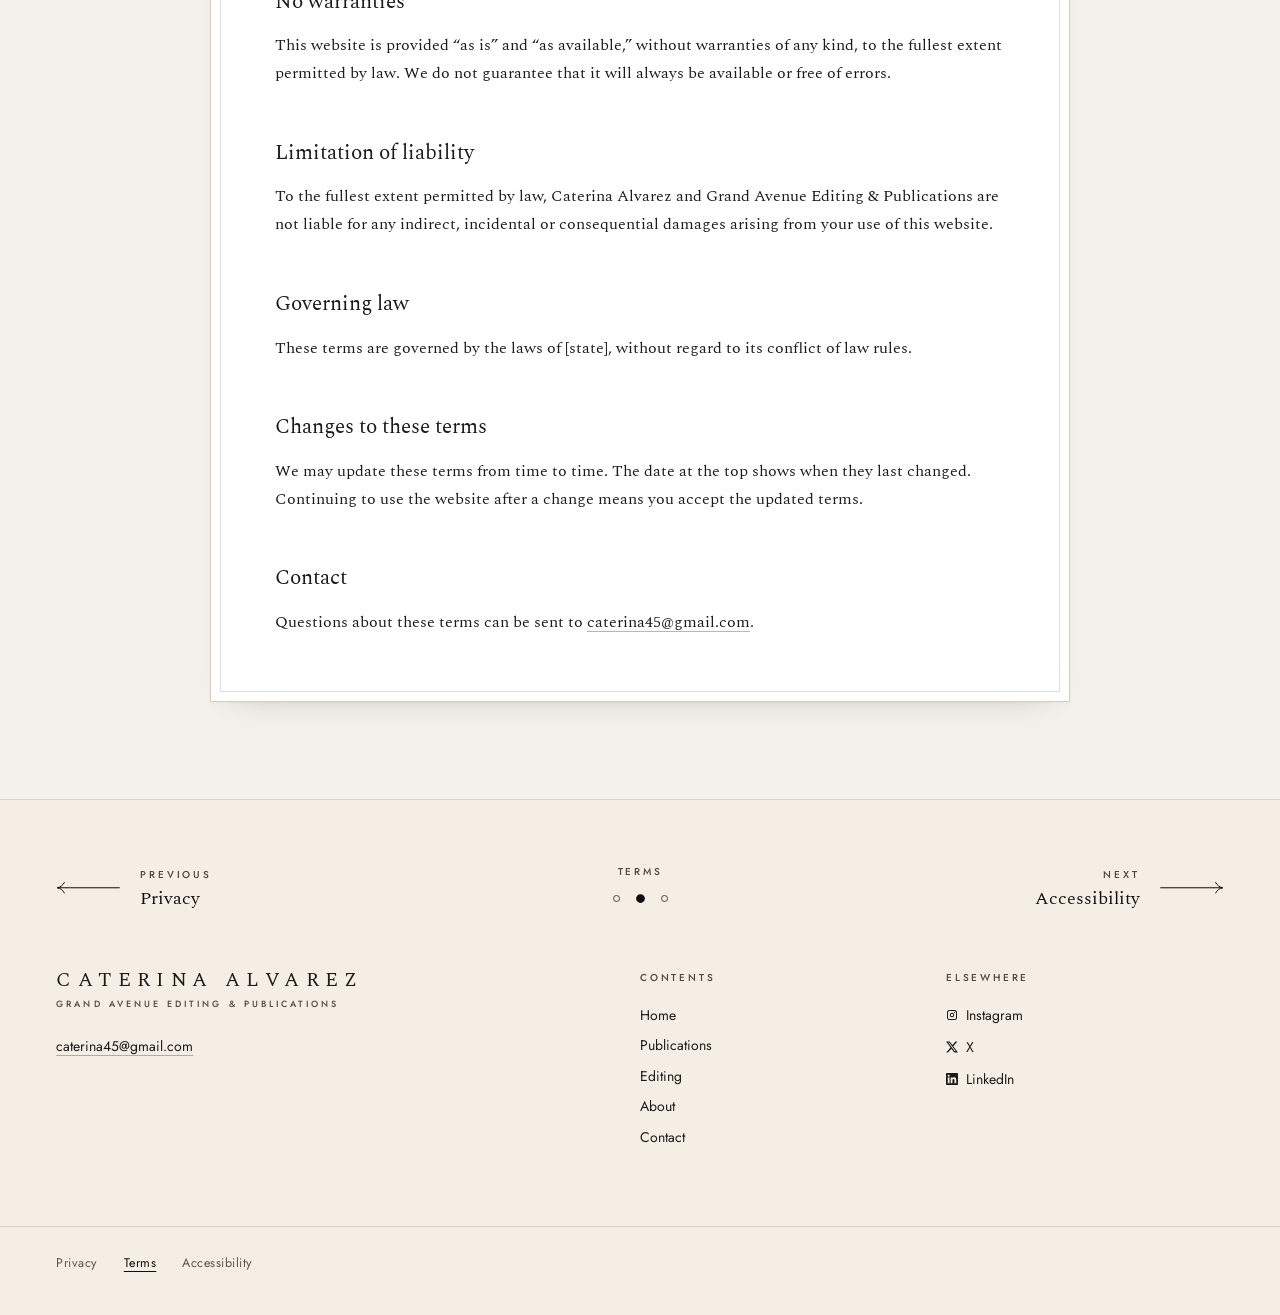
<file: terms.html>
<!doctype html>
<html lang="en">
<head>
  <meta charset="utf-8">
  <meta name="viewport" content="width=device-width, initial-scale=1">
  <title>Terms of Use · Caterina Alvarez</title>
  <meta name="description" content="Terms of use for caterinaalvarez.com, the website of Caterina Alvarez, Grand Avenue Editing &amp; Publications.">
  <link rel="canonical" href="https://caterina-alvarez.vercel.app/terms.html">
  <meta property="og:type" content="website">
  <meta property="og:site_name" content="Caterina Alvarez · Grand Avenue Editing &amp; Publications">
  <meta property="og:title" content="Terms of Use · Caterina Alvarez">
  <meta property="og:description" content="Terms of use for caterinaalvarez.com, the website of Caterina Alvarez, Grand Avenue Editing &amp; Publications.">
  <meta property="og:url" content="https://caterina-alvarez.vercel.app/terms.html">
  <meta property="og:image" content="https://caterina-alvarez.vercel.app/assets/img/og-image.jpg?v=3">
  <meta property="og:image:width" content="1200">
  <meta property="og:image:height" content="630">
  <meta property="og:image:alt" content="The cover of Caterina Alvarez’s site: a white title page on her ivory with her name, Grand Avenue Editing &amp; Publications, her spiral of linked infinity signs under the words “What I mean is this”, and her line “This is the axis upon which your story spins.”">
  <meta name="twitter:card" content="summary_large_image">
  <meta name="twitter:site" content="@caterina445">
  <meta name="theme-color" content="#fcfbf8">
  <link rel="icon" href="assets/icons/favicon-32.png" sizes="32x32" type="image/png">
  <link rel="apple-touch-icon" href="assets/icons/apple-touch-icon.png">
  <link rel="manifest" href="site.webmanifest">
  <link rel="preload" href="assets/fonts/spectral-normal-400-latin.woff2" as="font" type="font/woff2" crossorigin>
  <link rel="preload" href="assets/fonts/jost-normal-400-latin.woff2" as="font" type="font/woff2" crossorigin>
  <script>document.documentElement.classList.add('js')</script>
  <link rel="stylesheet" href="assets/css/fonts.css">
  <link rel="stylesheet" href="assets/css/styles.css">
  <script src="assets/js/main.js" defer></script>
</head>
<body>
  <a class="skip-link" href="#main">Skip to content</a>

  <header class="site-header" data-header>
    <div class="container site-header__inner">
      <nav class="site-nav site-nav--left" aria-label="Primary">
        <ul>
          <li><a href="publications.html">Publications</a></li>
          <li><a href="editing.html">Editing</a></li>
        </ul>
      </nav>
      <a class="wordmark" href="./" aria-label="Caterina Alvarez, Grand Avenue Editing and Publications, home">
        <span class="wordmark__name">Caterina Alvarez</span>
        <span class="wordmark__sub"><span class="wordmark__line">Grand Avenue Editing &amp; Publications</span><span class="wordmark__home" aria-hidden="true">Return to the home page</span></span>
      </a>
      <nav class="site-nav site-nav--right" aria-label="Secondary">
        <ul>
          <li><a href="about.html">About</a></li>
          <li><a href="contact.html">Contact</a></li>
        </ul>
      </nav>
      <button class="menu-toggle" type="button" aria-expanded="false" aria-controls="site-menu" data-menu-toggle>
        <span class="menu-toggle__label">Menu</span><span class="menu-toggle__icon" aria-hidden="true"></span>
      </button>
    </div>
  </header>

  <div class="menu" id="site-menu" data-menu inert>
    <div class="container menu__inner">
      <nav aria-label="Menu">
        <ul class="menu__list">
          <li><a href="./">Home</a></li>
          <li><a href="publications.html">Publications</a></li>
          <li><a href="editing.html">Editing</a></li>
          <li><a href="about.html">About</a></li>
          <li><a href="contact.html">Contact</a></li>
        </ul>
      </nav>
      <div class="menu__foot">
        <span class="eyebrow">Write to me</span>
        <a class="text-link" href="mailto:caterina45@gmail.com">caterina45@gmail.com</a>
        <div class="menu__social">
          <a class="text-link social social--instagram" href="https://www.instagram.com/caterinaAF/" rel="noopener" target="_blank">Instagram</a>
          <a class="text-link social social--x" href="https://x.com/caterina445" rel="noopener" target="_blank">X</a>
          <a class="text-link social social--linkedin" href="https://www.linkedin.com/in/caterina-alvarez-fagelson-71098229/" rel="noopener" target="_blank">LinkedIn</a>
        </div>
      </div>
    </div>
  </div>

  <main id="main">
    <header class="page-hero">
      <div class="container grid page-hero__inner">
        <span class="eyebrow" data-reveal>Appendix · Legal</span>
        <h1 class="display page-hero__title" data-reveal style="--d: 120ms">Terms <em>of use</em></h1>
      </div>
    </header>

    <section class="band-stone">
      <div class="container container--narrow legal">
        <article class="legal__box frame" data-reveal>
          <p class="legal__meta"><span>Effective <span class="tbd">[date]</span></span><span>Last updated <span class="tbd">[date]</span></span></p>

          <h2>Agreement</h2>
          <p>By using this website, you agree to these terms. If you do not agree, please do not use the website. This website is operated by Caterina Alvarez, Grand Avenue Editing &amp; Publications <span class="tbd">[legal business name and mailing address, to confirm]</span> (“we,” “us,” “our”).</p>

          <h2>Ownership of the content</h2>
          <p>The text, the drawing “What I mean is this:…”, the photographs and the design of this website belong to Caterina Alvarez or are used with permission, and are protected by copyright and other laws. You are welcome to view the website and share links to it. Please do not copy, reproduce or reuse its content without written permission.</p>

          <h2>General information only</h2>
          <p>The content of this website is general information. It is not advice about any particular manuscript, and visiting the website or sending a message does not create a client relationship. Any editing work is subject to the terms agreed at the time of engagement.</p>

          <h2>Prices</h2>
          <p>Prices on this website are starting prices. They are not quotes or offers, and they may change.</p>

          <h2>Your writing</h2>
          <p>If you send writing or other material, you keep all rights to it. Please send only material you have the right to share.</p>

          <h2>Links to other websites</h2>
          <p>This website links to other websites, such as Instagram and X. We are not responsible for their content or practices.</p>

          <h2>No warranties</h2>
          <p>This website is provided “as is” and “as available,” without warranties of any kind, to the fullest extent permitted by law. We do not guarantee that it will always be available or free of errors.</p>

          <h2>Limitation of liability</h2>
          <p>To the fullest extent permitted by law, Caterina Alvarez and Grand Avenue Editing &amp; Publications are not liable for any indirect, incidental or consequential damages arising from your use of this website.</p>

          <h2>Governing law</h2>
          <p>These terms are governed by the laws of <span class="tbd">[state]</span>, without regard to its conflict of law rules.</p>

          <h2>Changes to these terms</h2>
          <p>We may update these terms from time to time. The date at the top shows when they last changed. Continuing to use the website after a change means you accept the updated terms.</p>

          <h2>Contact</h2>
          <p>Questions about these terms can be sent to <a class="text-link" href="mailto:caterina45@gmail.com">caterina45@gmail.com</a>.</p>
        </article>
      </div>
    </section>

    <nav class="pager" aria-label="Legal: previous and next">
      <div class="container pager__inner">
        <a class="pager__link pager__link--prev" href="privacy.html">
          <span class="pager__icon"><svg viewBox="0 0 104 22" aria-hidden="true" focusable="false"><path d="M103 11H3" fill="none" stroke="currentColor" stroke-width="1" stroke-linecap="round" stroke-linejoin="round" vector-effect="non-scaling-stroke"/><path d="M13.5 2.5c-2.2 4.4-6 7.4-11.5 8.5 5.5 1.1 9.3 4.1 11.5 8.5" fill="none" stroke="currentColor" stroke-width="1" stroke-linecap="round" stroke-linejoin="round" vector-effect="non-scaling-stroke"/></svg></span>
          <span class="pager__text"><span class="pager__dir">Previous</span><span class="pager__title">Privacy</span></span>
        </a>
        <div class="pager__where">
          <span class="eyebrow" aria-hidden="true">Terms</span>
          <ol class="pager__dots">
            <li><a href="privacy.html"><span class="visually-hidden">Privacy</span></a></li>
            <li><a href="terms.html" aria-current="page"><span class="visually-hidden">Terms</span></a></li>
            <li><a href="accessibility.html"><span class="visually-hidden">Accessibility</span></a></li>
          </ol>
        </div>
        <a class="pager__link pager__link--next" href="accessibility.html">
          <span class="pager__text"><span class="pager__dir">Next</span><span class="pager__title">Accessibility</span></span>
          <span class="pager__icon"><svg viewBox="0 0 104 22" aria-hidden="true" focusable="false"><path d="M1 11h100" fill="none" stroke="currentColor" stroke-width="1" stroke-linecap="round" stroke-linejoin="round" vector-effect="non-scaling-stroke"/><path d="M90.5 2.5c2.2 4.4 6 7.4 11.5 8.5-5.5 1.1-9.3 4.1-11.5 8.5" fill="none" stroke="currentColor" stroke-width="1" stroke-linecap="round" stroke-linejoin="round" vector-effect="non-scaling-stroke"/></svg></span>
        </a>
      </div>
    </nav>

  </main>

  <footer class="site-footer">
    <div class="container site-footer__top">
      <div class="footer-brand">
        <a class="wordmark" href="./" aria-label="Caterina Alvarez, home">
          <span class="wordmark__name">Caterina Alvarez</span>
          <span class="wordmark__sub">Grand Avenue Editing &amp; Publications</span>
        </a>
        <a class="text-link footer-brand__email" href="mailto:caterina45@gmail.com">caterina45@gmail.com</a>
      </div>
      <div class="footer-col">
        <h2 class="eyebrow">Contents</h2>
        <ul>
          <li><a href="./">Home</a></li>
          <li><a href="publications.html">Publications</a></li>
          <li><a href="editing.html">Editing</a></li>
          <li><a href="about.html">About</a></li>
          <li><a href="contact.html">Contact</a></li>
        </ul>
      </div>
      <div class="footer-col">
        <h2 class="eyebrow">Elsewhere</h2>
        <ul>
          <li><a class="social social--instagram" href="https://www.instagram.com/caterinaAF/" rel="noopener" target="_blank">Instagram</a></li>
          <li><a class="social social--x" href="https://x.com/caterina445" rel="noopener" target="_blank">X</a></li>
          <li><a class="social social--linkedin" href="https://www.linkedin.com/in/caterina-alvarez-fagelson-71098229/" rel="noopener" target="_blank">LinkedIn</a></li>
        </ul>
      </div>
    </div>
    <div class="container site-footer__bottom">
      <nav class="legal-links" aria-label="Legal">
        <a href="privacy.html">Privacy</a>
        <a href="terms.html" aria-current="page">Terms</a>
        <a href="accessibility.html">Accessibility</a>
      </nav>
    </div>
  </footer>
</body>
</html>
</file>
<file: assets/css/fonts.css>
/* Self-hosted fonts (Spectral, Jost). Generated by sites/tools/fetch-fonts.mjs. Both are SIL Open Font License. */
@font-face{font-family:"Jost";font-style:normal;font-weight:400;font-display:swap;src:url("../fonts/jost-normal-400-latin-ext.woff2") format("woff2");unicode-range:U+0100-02BA, U+02BD-02C5, U+02C7-02CC, U+02CE-02D7, U+02DD-02FF, U+0304, U+0308, U+0329, U+1D00-1DBF, U+1E00-1E9F, U+1EF2-1EFF, U+2020, U+20A0-20AB, U+20AD-20C4, U+2113, U+2C60-2C7F, U+A720-A7FF;}
@font-face{font-family:"Jost";font-style:normal;font-weight:400;font-display:swap;src:url("../fonts/jost-normal-400-latin.woff2") format("woff2");unicode-range:U+0000-00FF, U+0131, U+0152-0153, U+02BB-02BC, U+02C6, U+02DA, U+02DC, U+0304, U+0308, U+0329, U+2000-206F, U+20AC, U+2122, U+2191, U+2193, U+2212, U+2215, U+FEFF, U+FFFD;}
@font-face{font-family:"Jost";font-style:normal;font-weight:500;font-display:swap;src:url("../fonts/jost-normal-400-latin-ext.woff2") format("woff2");unicode-range:U+0100-02BA, U+02BD-02C5, U+02C7-02CC, U+02CE-02D7, U+02DD-02FF, U+0304, U+0308, U+0329, U+1D00-1DBF, U+1E00-1E9F, U+1EF2-1EFF, U+2020, U+20A0-20AB, U+20AD-20C4, U+2113, U+2C60-2C7F, U+A720-A7FF;}
@font-face{font-family:"Jost";font-style:normal;font-weight:500;font-display:swap;src:url("../fonts/jost-normal-400-latin.woff2") format("woff2");unicode-range:U+0000-00FF, U+0131, U+0152-0153, U+02BB-02BC, U+02C6, U+02DA, U+02DC, U+0304, U+0308, U+0329, U+2000-206F, U+20AC, U+2122, U+2191, U+2193, U+2212, U+2215, U+FEFF, U+FFFD;}
@font-face{font-family:"Spectral";font-style:italic;font-weight:400;font-display:swap;src:url("../fonts/spectral-italic-400-latin-ext.woff2") format("woff2");unicode-range:U+0100-02BA, U+02BD-02C5, U+02C7-02CC, U+02CE-02D7, U+02DD-02FF, U+0304, U+0308, U+0329, U+1D00-1DBF, U+1E00-1E9F, U+1EF2-1EFF, U+2020, U+20A0-20AB, U+20AD-20C4, U+2113, U+2C60-2C7F, U+A720-A7FF;}
@font-face{font-family:"Spectral";font-style:italic;font-weight:400;font-display:swap;src:url("../fonts/spectral-italic-400-latin.woff2") format("woff2");unicode-range:U+0000-00FF, U+0131, U+0152-0153, U+02BB-02BC, U+02C6, U+02DA, U+02DC, U+0304, U+0308, U+0329, U+2000-206F, U+20AC, U+2122, U+2191, U+2193, U+2212, U+2215, U+FEFF, U+FFFD;}
@font-face{font-family:"Spectral";font-style:italic;font-weight:500;font-display:swap;src:url("../fonts/spectral-italic-500-latin-ext.woff2") format("woff2");unicode-range:U+0100-02BA, U+02BD-02C5, U+02C7-02CC, U+02CE-02D7, U+02DD-02FF, U+0304, U+0308, U+0329, U+1D00-1DBF, U+1E00-1E9F, U+1EF2-1EFF, U+2020, U+20A0-20AB, U+20AD-20C4, U+2113, U+2C60-2C7F, U+A720-A7FF;}
@font-face{font-family:"Spectral";font-style:italic;font-weight:500;font-display:swap;src:url("../fonts/spectral-italic-500-latin.woff2") format("woff2");unicode-range:U+0000-00FF, U+0131, U+0152-0153, U+02BB-02BC, U+02C6, U+02DA, U+02DC, U+0304, U+0308, U+0329, U+2000-206F, U+20AC, U+2122, U+2191, U+2193, U+2212, U+2215, U+FEFF, U+FFFD;}
@font-face{font-family:"Spectral";font-style:normal;font-weight:400;font-display:swap;src:url("../fonts/spectral-normal-400-latin-ext.woff2") format("woff2");unicode-range:U+0100-02BA, U+02BD-02C5, U+02C7-02CC, U+02CE-02D7, U+02DD-02FF, U+0304, U+0308, U+0329, U+1D00-1DBF, U+1E00-1E9F, U+1EF2-1EFF, U+2020, U+20A0-20AB, U+20AD-20C4, U+2113, U+2C60-2C7F, U+A720-A7FF;}
@font-face{font-family:"Spectral";font-style:normal;font-weight:400;font-display:swap;src:url("../fonts/spectral-normal-400-latin.woff2") format("woff2");unicode-range:U+0000-00FF, U+0131, U+0152-0153, U+02BB-02BC, U+02C6, U+02DA, U+02DC, U+0304, U+0308, U+0329, U+2000-206F, U+20AC, U+2122, U+2191, U+2193, U+2212, U+2215, U+FEFF, U+FFFD;}
@font-face{font-family:"Spectral";font-style:normal;font-weight:500;font-display:swap;src:url("../fonts/spectral-normal-500-latin-ext.woff2") format("woff2");unicode-range:U+0100-02BA, U+02BD-02C5, U+02C7-02CC, U+02CE-02D7, U+02DD-02FF, U+0304, U+0308, U+0329, U+1D00-1DBF, U+1E00-1E9F, U+1EF2-1EFF, U+2020, U+20A0-20AB, U+20AD-20C4, U+2113, U+2C60-2C7F, U+A720-A7FF;}
@font-face{font-family:"Spectral";font-style:normal;font-weight:500;font-display:swap;src:url("../fonts/spectral-normal-500-latin.woff2") format("woff2");unicode-range:U+0000-00FF, U+0131, U+0152-0153, U+02BB-02BC, U+02C6, U+02DA, U+02DC, U+0304, U+0308, U+0329, U+2000-206F, U+20AC, U+2122, U+2191, U+2193, U+2212, U+2215, U+FEFF, U+FFFD;}
</file>
<file: assets/css/styles.css>
/* =============================================================================
   Caterina Alvarez · Grand Avenue Editing & Publications
   Black and white, warmed with stone, beige and sand; thin hairline shapes for depth.
   Type: Spectral (display, quotes) + Jost (text, interface). Fonts are self-hosted (fonts.css).
   House rules: no em or en dashes in the copy; no thin hairline display fonts.
   ========================================================================== */

:root {
  /* colour: ink and warm whites, with in-between tones for depth */
  --ink: #0e0e0e;
  --ink-2: #1c1916;          /* warm black for panels */
  --paper: #fcfbf8;          /* page: warm white, never glaring */
  --white: #ffffff;          /* mats, cards */
  --stone: #f4f1ec;          /* light warm grey bands */
  --wall: #f4eee5;           /* client swatch: gallery wall */
  --sand: #e9e1d5;           /* deeper beige: pressed states */
  --select: #e2ded8;         /* faint warm grey: the chosen option, the current tab */
  --greige: #d7cec2;         /* hairlines of boxes and frames */
  --clay: #b07d62;           /* client swatch: kept for reference, not used (orange on black read as a stock theme) */
  --umber: #54453a;          /* client swatch: labels, captions, small marks */

  /* paper: a faint grain laid over the whole page, like uncoated stock */
  --grain: url("data:image/svg+xml,%3Csvg xmlns='http://www.w3.org/2000/svg' width='180' height='180'%3E%3Cfilter id='g'%3E%3CfeTurbulence type='fractalNoise' baseFrequency='.85' numOctaves='3' stitchTiles='stitch'/%3E%3CfeColorMatrix values='0 0 0 0 .32 0 0 0 0 .26 0 0 0 0 .2 0 0 0 .55 -.18'/%3E%3C/filter%3E%3Crect width='100%25' height='100%25' filter='url(%23g)'/%3E%3C/svg%3E");
  --text: #1c1b1a;
  --mute: #5b534c;
  --line: rgba(40, 30, 22, .14);
  --line-mid: rgba(40, 30, 22, .32);
  --line-dark: rgba(255, 255, 255, .18);
  --on-dark: rgba(255, 255, 255, .76);

  /* type */
  --serif: "Spectral", Georgia, "Times New Roman", serif;
  --sans: "Jost", "Futura", "Century Gothic", "Helvetica Neue", Arial, sans-serif;
  /* one type scale for the whole site: every page's main title, every section title, every introductory line,
     all running text and all small notes use these sizes (phones step each one down, below). Set quiet, after
     Maven Travel: modest titles, small airy running text, and the space between doing the work */
  --t-title: clamp(34px, 3vw, 44px);
  --t-heading: clamp(21px, 1.6vw, 24px);
  --t-lead: 17.5px;
  --t-body: 15.5px;
  --t-body-lh: 1.8;
  --t-small: 12.5px;

  /* space */
  --maxw: 1320px;
  --gutter: clamp(20px, 4.4vw, 72px);
  --gap: clamp(16px, 2.2vw, 32px);
  --section: clamp(72px, 7.6vw, 112px); /* one interval between sections, everywhere */
  --space-open: clamp(56px, 6vw, 88px);  /* from the header to a page's opening */
  --header-h: 104px;
  --header-compact: 76px;

  /* motion: unhurried, after Maven Travel's reveal curve */
  --ease: cubic-bezier(.25, .1, .25, 1);
  --ease-out: cubic-bezier(.2, .7, .2, 1);
  --ease-reveal: cubic-bezier(.22, .61, .36, 1);
}

@media (max-width: 900px) {
  :root { --header-h: 68px; --header-compact: 68px; }
}

/* ----------------------------------------------------------------- base */
*, *::before, *::after { box-sizing: border-box; }

html {
  -webkit-text-size-adjust: 100%;
  text-size-adjust: 100%;
  scroll-behavior: smooth;
  scroll-padding-top: calc(var(--header-compact) + 32px);
}

/* page to page: one soft dissolve, the new page settling over the old one so nothing flashes in between
   (browsers without support simply load the page) */
@view-transition { navigation: auto; }
::view-transition-old(root) { animation: none; mix-blend-mode: normal; }
::view-transition-new(root) { animation: page-in .6s cubic-bezier(.4, 0, .2, 1) both; mix-blend-mode: normal; }
@keyframes page-in { from { opacity: 0; } }

body {
  margin: 0;
  background: var(--paper);
  color: var(--text);
  font-family: var(--sans);
  font-weight: 400;
  font-size: 15px;
  line-height: 1.75;
  -webkit-font-smoothing: antialiased;
  -moz-osx-font-smoothing: grayscale;
  text-rendering: optimizeLegibility;
  -webkit-tap-highlight-color: transparent;
}

body.menu-open { overflow: hidden; }

/* the paper grain, over everything (it never catches clicks) */
body::after {
  content: "";
  position: fixed;
  inset: 0;
  z-index: 200;
  pointer-events: none;
  background-image: var(--grain);
  opacity: .3;
}

img { display: block; max-width: 100%; height: auto; }
a { color: inherit; text-decoration: none; }
p, figure, blockquote, dl, dd { margin: 0; }
h1, h2, h3, h4 { margin: 0; font-weight: 400; }
ul, ol { margin: 0; padding: 0; list-style: none; }
button, input, select, textarea { font: inherit; color: inherit; }
fieldset { margin: 0; padding: 0; border: 0; min-width: 0; }
em, i { font-style: italic; }

::selection { background: var(--ink); color: var(--paper); }

:focus-visible { outline: 1px solid var(--ink); outline-offset: 5px; }
.on-dark :focus-visible { outline-color: var(--paper); }

.skip-link {
  position: absolute; left: 16px; top: -80px; z-index: 100;
  background: var(--ink); color: var(--paper);
  padding: 12px 18px; font-size: 12px; letter-spacing: .2em; text-transform: uppercase;
  transition: top .3s var(--ease);
}
.skip-link:focus { top: 16px; }

.visually-hidden {
  position: absolute !important; width: 1px; height: 1px; padding: 0; margin: -1px;
  overflow: hidden; clip: rect(0 0 0 0); white-space: nowrap; border: 0;
}

/* ----------------------------------------------------------------- layout */
.container {
  width: 100%;
  max-width: calc(var(--maxw) + var(--gutter) * 2);
  margin-inline: auto;
  padding-inline: var(--gutter);
}
.container--narrow { max-width: calc(860px + var(--gutter) * 2); }

.section { padding-block: var(--section); }
.section--ruled { border-top: 1px solid var(--line); }

.grid { display: grid; grid-template-columns: repeat(12, minmax(0, 1fr)); column-gap: var(--gap); }

/* bands: the in-between tones that give the page depth */
.band-paper { background: var(--paper); }
.band-stone { background: var(--stone); }
.band-wall { background: var(--wall); }
.on-dark { background: var(--ink-2); color: var(--paper); }

/* ----------------------------------------------------------------- type */
.eyebrow {
  display: block;
  font-family: var(--sans);
  font-weight: 500;
  font-size: 10px;
  line-height: 1.5;
  letter-spacing: .28em;
  text-transform: uppercase;
  color: var(--umber);
}
.on-dark .eyebrow { color: rgba(255, 255, 255, .62); }

/* titles are set small, like a well made book: a little larger than the text, in a firmer weight */
.display {
  font-family: var(--serif);
  font-weight: 400;
  font-size: var(--t-title);
  line-height: 1.05;
  letter-spacing: -.018em;
  text-wrap: balance;
}
.display em, .h2 em, .h3 em { font-style: italic; }

.h2 {
  font-family: var(--serif);
  font-weight: 400;
  font-size: var(--t-heading);
  line-height: 1.2;
  letter-spacing: -.005em;
  text-wrap: balance;
}
.h3 {
  font-family: var(--serif);
  font-weight: 500;
  font-size: clamp(21px, 1.7vw, 25px);
  line-height: 1.25;
}

.statement {
  font-family: var(--serif);
  font-size: clamp(21px, 1.8vw, 26px);
  line-height: 1.55;
  text-wrap: pretty;
}

.lede {
  font-family: var(--serif);
  font-size: var(--t-body);
  line-height: var(--t-body-lh);
  color: var(--text);
}

/* a drop capital to open a passage, as in a book */
.dropcap::first-letter {
  float: left;
  margin: .1em .01em 0 -.03em;
  font-family: var(--serif);
  font-weight: 500;
  font-size: 3.5em;
  line-height: .78;
  color: var(--ink);
}
/* and the rest of its first line in capitals, so the opening word reads whole */
.dropcap::first-line { text-transform: uppercase; letter-spacing: .1em; font-size: .86em; }
.on-dark .lede { color: var(--on-dark); }

.prose { max-width: 62ch; }
.prose p + p { margin-top: 1.15em; }

.mute { color: var(--mute); }

/* ----------------------------------------------------------------- thin shapes */
/* a hairline box with a second hairline inside it */
.frame {
  position: relative;
  border: 1px solid var(--greige);
  background: var(--white);
  /* a card of paper resting on the page */
  box-shadow: 0 1px 1px rgba(60, 40, 25, .04), 0 16px 30px -24px rgba(60, 40, 25, .3);
}
.frame::after {
  content: "";
  position: absolute;
  inset: 9px;
  border: 1px solid var(--line);
  pointer-events: none;
  transition: border-color .6s var(--ease);
}
.on-dark .frame, .frame--dark { background: transparent; border-color: var(--line-dark); box-shadow: none; }
.on-dark .frame::after, .frame--dark::after { border-color: rgba(255, 255, 255, .1); }

/* a box whose label sits in its top border, like an engraved plate */
.plate { position: relative; border: 1px solid var(--greige); padding: clamp(40px, 5vw, 72px) clamp(24px, 5vw, 72px) clamp(36px, 4.4vw, 64px); }
.plate__label {
  position: absolute;
  top: 0;
  left: clamp(20px, 4vw, 56px);
  transform: translateY(-50%);
  padding: 0 16px;
  background: var(--paper);
}
.plate--stack { display: flex; flex-direction: column; gap: 36px; }
.band-stone .plate__label { background: var(--stone); }
.band-wall .plate__label { background: var(--wall); }
.on-dark .plate { border-color: var(--line-dark); }
.on-dark .plate__label { background: var(--ink-2); }

/* numerals set inside a thin circle */
.badge {
  display: inline-grid;
  place-items: center;
  width: 46px;
  height: 46px;
  border: 1px solid var(--line-mid);
  border-radius: 50%;
  font-family: var(--serif);
  font-style: italic;
  font-size: 16px;
  line-height: 1;
  color: var(--ink);
  flex: none;
}
.on-dark .badge { border-color: rgba(255, 255, 255, .35); color: var(--paper); }

/* diamond bullets */
.diamonds { display: flex; flex-direction: column; gap: 10px; }
.diamonds li { display: grid; grid-template-columns: 22px 1fr; align-items: baseline; }
.diamonds li::before {
  content: "";
  width: 6px;
  height: 6px;
  border: 1px solid var(--umber);
  transform: translateY(-2px) rotate(45deg);
}

/* ----------------------------------------------------------------- links & buttons */
.link {
  display: inline-flex;
  align-items: center;
  gap: .75em;
  padding-bottom: 7px;
  font-size: 11.5px;
  font-weight: 500;
  letter-spacing: .26em;
  text-transform: uppercase;
  line-height: 1.4;
  background: linear-gradient(currentColor, currentColor) left bottom / 100% 1px no-repeat;
  transition: background-size .7s var(--ease), color .3s ease;
}
.link:hover { background-size: 0 1px; background-position: right bottom; }
.link:active { color: var(--umber); }
.link__arrow { display: inline-block; transition: transform .6s var(--ease-out); }
.link:hover .link__arrow, a:hover > .link .link__arrow { transform: translateX(5px); }

.text-link {
  text-decoration: underline;
  text-decoration-thickness: 1px;
  text-underline-offset: .28em;
  text-decoration-color: var(--line-mid);
  transition: text-decoration-color .35s ease, color .35s ease;
}
.text-link:hover { text-decoration-color: currentColor; }
.text-link:active { color: var(--umber); }

.button {
  position: relative;
  display: inline-flex;
  align-items: center;
  justify-content: center;
  gap: .8em;
  min-height: 54px;
  padding: 0 38px;
  border: 1px solid var(--ink);
  background: var(--ink);
  color: var(--paper);
  font-size: 11.5px;
  font-weight: 500;
  letter-spacing: .26em;
  text-transform: uppercase;
  cursor: pointer;
  transition: background-color .5s var(--ease), color .5s var(--ease), border-color .5s var(--ease), transform .2s var(--ease);
}
.button:hover { background: transparent; color: var(--ink); }
.button:active { background: var(--sand); color: var(--ink); transform: scale(.985); }
.button:focus-visible { outline: 1px solid var(--ink); outline-offset: 5px; }
.button--light { background: var(--paper); color: var(--ink); border-color: var(--paper); }
.button--light:hover { background: transparent; color: var(--paper); }
.button--outline-light { background: transparent; color: var(--paper); border-color: rgba(255, 255, 255, .5); }
.button--outline-light:hover { background: var(--paper); color: var(--ink); border-color: var(--paper); }
.button--outline-light:active { background: var(--sand); color: var(--ink); }

/* ----------------------------------------------------------------- header */
.site-header {
  position: sticky;
  top: 0;
  z-index: 70;
  background: rgba(244, 238, 229, .97); /* her wall colour */
  border-bottom: 1px solid transparent;
  transition: border-color .4s ease;
}
@supports (backdrop-filter: blur(8px)) {
  .site-header { background: rgba(244, 238, 229, .9); backdrop-filter: saturate(1.3) blur(12px); }
}
.site-header.is-scrolled { border-bottom-color: var(--line); }

.site-header__inner {
  display: grid;
  grid-template-columns: minmax(0, 1fr) auto minmax(0, 1fr);
  align-items: center;
  height: var(--header-h);
  transition: height .5s var(--ease);
}
.site-header.is-scrolled .site-header__inner { height: var(--header-compact); }

.site-nav ul { display: flex; align-items: center; gap: clamp(24px, 3.2vw, 48px); }
.site-nav--right ul { justify-content: flex-end; }
.site-nav a {
  position: relative;
  display: inline-block;
  padding: 10px 0;
  font-size: 11.5px;
  font-weight: 500;
  letter-spacing: .24em;
  text-transform: uppercase;
  transition: color .3s ease;
}
.site-nav a::after {
  content: "";
  position: absolute; left: 0; right: .24em; bottom: 4px;
  height: 1px; background: currentColor;
  transform: scaleX(0); transform-origin: right;
  transition: transform .6s var(--ease);
}
.site-nav a:hover::after, .site-nav a[aria-current]::after { transform: scaleX(1); transform-origin: left; }
.site-nav a:active { color: var(--umber); }

/* the pages inside Editing and Publications, in a thin framed panel on hover or keyboard focus */
.site-nav li { position: relative; }
.site-nav__sub {
  position: absolute;
  top: 100%;
  left: -30px;
  z-index: 2;
  min-width: 240px;
  padding: 16px 0;
  background: var(--paper);
  border: 1px solid var(--greige);
  box-shadow: 0 28px 48px -34px rgba(60, 40, 25, .4);
  opacity: 0;
  visibility: hidden;
  transform: translateY(8px);
  transition: opacity .45s var(--ease), transform .45s var(--ease), visibility 0s linear .45s;
}
.site-nav__sub::after { content: ""; position: absolute; inset: 6px; border: 1px solid var(--line); pointer-events: none; }
.site-nav li:hover > .site-nav__sub, .site-nav li:focus-within > .site-nav__sub {
  opacity: 1; visibility: visible; transform: none; transition-delay: 0s;
}
.site-nav__sub ul { display: flex; flex-direction: column; align-items: stretch; gap: 0; }
.site-nav .site-nav__sub a {
  position: relative;
  z-index: 1;
  display: flex;
  align-items: center;
  gap: 14px;
  padding: 10px 30px;
  font-family: var(--serif);
  font-size: 17px;
  font-weight: 400;
  letter-spacing: 0;
  text-transform: none;
  white-space: nowrap;
  transition: background-color .35s ease, color .3s ease;
}
.site-nav .site-nav__sub a::after { display: none; }
.site-nav__sub a::before { content: ""; width: 5px; height: 5px; border: 1px solid var(--line-mid); border-radius: 50%; flex: none; transition: background-color .35s ease, border-color .35s ease; }
.site-nav__sub a:hover { background: var(--stone); }
.site-nav__sub a:hover::before { border-color: var(--ink); }
.site-nav__sub a:active { background: var(--sand); }
.site-nav__sub a[aria-current="page"] { font-style: italic; background: var(--select); }
.site-nav__sub a[aria-current="page"]::before { background: var(--ink); border-color: var(--ink); }

.wordmark {
  display: flex;
  flex-direction: column;
  align-items: center;
  gap: 9px;
  text-align: center;
  line-height: 1;
}
.wordmark__name {
  font-family: var(--serif);
  font-size: 20px;
  letter-spacing: .32em;
  text-transform: uppercase;
  margin-right: -.32em;
  white-space: nowrap;
}
.wordmark__sub {
  display: grid;
  justify-items: center;
  font-size: 9px;
  font-weight: 500;
  letter-spacing: .34em;
  text-transform: uppercase;
  color: var(--umber);
  margin-right: -.34em;
  white-space: nowrap;
}

/* pointing at the name swaps its small line for where it leads */
.wordmark__sub > span { grid-area: 1 / 1; transition: opacity .55s var(--ease), translate .55s var(--ease); }
.wordmark__home { opacity: 0; translate: 0 5px; color: var(--ink); }
.wordmark:not([aria-current]):is(:hover, :focus-visible) .wordmark__line { opacity: 0; translate: 0 -5px; }
.wordmark:not([aria-current]):is(:hover, :focus-visible) .wordmark__home { opacity: 1; translate: none; }
.wordmark:active .wordmark__name { color: var(--umber); }

.menu-toggle {
  display: none;
  align-items: center;
  gap: 14px;
  justify-self: end;
  min-height: 44px;
  padding: 0;
  border: 0;
  background: none;
  cursor: pointer;
  font-size: 11px;
  font-weight: 500;
  letter-spacing: .26em;
  text-transform: uppercase;
}
.menu-toggle__icon { position: relative; width: 26px; height: 9px; }
.menu-toggle__icon::before, .menu-toggle__icon::after {
  content: ""; position: absolute; left: 0; right: 0; height: 1px; background: currentColor;
  transition: transform .5s var(--ease), top .5s var(--ease);
}
.menu-toggle__icon::before { top: 0; }
.menu-toggle__icon::after { top: 8px; }
.menu-open .menu-toggle__icon::before { top: 4px; transform: rotate(35deg); }
.menu-open .menu-toggle__icon::after { top: 4px; transform: rotate(-35deg); }

.menu {
  position: fixed;
  inset: 0;
  z-index: 60;
  display: flex;
  background: var(--paper);
  padding-top: var(--header-h);
  opacity: 0;
  visibility: hidden;
  transition: opacity .6s var(--ease), visibility 0s linear .6s;
}
.menu.is-open { opacity: 1; visibility: visible; transition: opacity .6s var(--ease); }
.menu__inner { display: flex; flex-direction: column; justify-content: space-between; gap: 48px; padding-block: 24px 40px; overflow-y: auto; }
/* just the five page names, in the serif, no rules or numerals; the page you are on in italics */
.menu__list > li > a {
  display: block;
  padding: 12px 0;
  font-family: var(--serif);
  font-size: clamp(25px, 6.6vw, 36px);
  line-height: 1.2;
  transition: color .3s ease;
}
.menu__list > li > a:active { color: var(--umber); }
.menu__list > li > a[aria-current] { font-style: italic; }
/* the pages inside a section, one small line under its name */
.menu__sub { display: flex; flex-wrap: wrap; gap: 0 16px; margin-top: -6px; padding: 0 0 14px; }
.menu__sub a { display: inline-block; padding: 6px 0; font-size: 13px; letter-spacing: .02em; white-space: nowrap; color: var(--mute); transition: color .3s ease; }
.menu__sub a:active { color: var(--umber); }
.menu__sub a[aria-current="page"] { color: var(--ink); text-decoration: underline; text-decoration-thickness: 1px; text-underline-offset: .35em; }
.menu__foot { display: flex; flex-direction: column; gap: 14px; font-size: 15px; }
.menu__social { display: flex; gap: 28px; }

@media (max-width: 900px) {
  .site-header__inner { grid-template-columns: minmax(0, 1fr) auto; }
  .site-nav { display: none; }
  .wordmark { align-items: flex-start; text-align: left; gap: 7px; }
  .wordmark__sub { justify-items: start; }
  .wordmark__name { font-size: 16px; letter-spacing: .26em; }
  .wordmark__sub { font-size: 8px; letter-spacing: .28em; }
  .menu-toggle { display: inline-flex; }
}

/* ----------------------------------------------------------------- home: hero */
.hero {
  display: grid;
  align-items: center;
  min-height: calc(100svh - var(--header-h));
  padding-block: clamp(56px, 7vw, 120px);
  background: var(--wall);
}
/* on the same grid as the hello section above, mirrored: the words where the portrait is, the drawing
   where the introduction is */
.hero__inner { align-items: center; row-gap: 48px; }
.hero__text {
  grid-column: 2 / 7;
  grid-row: 1;
  display: flex;
  flex-direction: column;
  justify-content: center;
  gap: clamp(26px, 2.8vw, 38px);
}
.hero__art { grid-column: 8 / 12; grid-row: 1; display: flex; align-items: center; justify-content: flex-end; }
.hero__quote {
  font-family: var(--serif);
  font-style: italic;
  font-size: var(--t-lead);
  line-height: 1.6;
  text-wrap: pretty;
  text-indent: -.4em; /* the opening quote hangs in the margin, as typesetters set it */
  padding-left: .4em; /* room for the hanging quote inside the box, so the reveal sweep shows it too */
  margin-left: -.4em;
}
.hero__quote::before { content: "\201C"; }
.hero__quote::after { content: "\201D"; }

/* framed artwork: the client's drawing, hung like a gallery piece */
.artwork { display: flex; flex-direction: column; gap: 22px; width: min(100%, 520px); }
.artwork__frame {
  position: relative;
  background: var(--white);
  padding: 13%;
  border: 7px solid #121212;
  box-shadow: 0 2px 0 rgba(0, 0, 0, .04), 0 46px 70px -50px rgba(70, 48, 30, .55);
}
.artwork__frame::after { content: ""; position: absolute; inset: 14px; border: 1px solid rgba(40, 30, 22, .1); pointer-events: none; }
.artwork__frame img { width: 100%; }
.artwork__label { display: grid; gap: 3px; padding-left: 2px; }
.artwork__title { font-family: var(--serif); font-style: italic; font-size: 16px; line-height: 1.4; color: var(--ink); }
.artwork__meta { font-size: 10.5px; font-weight: 500; letter-spacing: .2em; text-transform: uppercase; color: var(--umber); }

@media (max-width: 900px) {
  .hero { min-height: 0; padding-block: 56px 72px; }
  .hero__art, .hero__text { grid-column: 1 / -1; grid-row: auto; }
  .hero__art { justify-content: center; }
  .artwork { width: min(100%, 380px); }
}
}

/* ----------------------------------------------------------------- credits band */
.credits { background: var(--stone); border-block: 1px solid var(--line); }
.credits__inner {
  display: flex;
  flex-wrap: wrap;
  align-items: center;
  justify-content: space-between;
  gap: 22px 56px;
  padding-block: 34px;
}
.credits__group { display: flex; flex-wrap: wrap; align-items: baseline; gap: 10px 26px; }
.credits__list { display: flex; flex-wrap: wrap; align-items: center; gap: 8px 0; }
.credits__list li {
  display: inline-flex;
  align-items: center;
  font-family: var(--serif);
  font-style: italic;
  font-size: clamp(16px, 1.25vw, 18px);
  color: var(--ink);
}
.credits__list li + li::before {
  content: "";
  width: 4px; height: 4px; margin-inline: 18px;
  border-radius: 50%;
  background: var(--umber);
}
.credits__award {
  display: inline-flex;
  align-items: center;
  gap: 14px;
  padding: 10px 20px;
  border: 1px solid var(--greige);
  background: var(--paper);
  font-family: var(--serif);
  font-size: clamp(15px, 1.15vw, 17px);
}
.credits__award em { font-style: italic; }
.credits__award .dot { width: 5px; height: 5px; border-radius: 50%; background: var(--umber); }

/* ----------------------------------------------------------------- intro statement */
.intro { row-gap: 28px; }
.intro__label { grid-column: 1 / 4; padding-top: 14px; }
.intro__body { grid-column: 4 / 12; display: flex; flex-direction: column; gap: 40px; }
.intro__wide { grid-column: 2 / 12; }
@media (max-width: 900px) {
  .intro__label, .intro__body, .intro__wide { grid-column: 1 / -1; padding-top: 0; }
}

/* ----------------------------------------------------------------- doors (Editing / Publications) */
.doors { display: grid; grid-template-columns: 1fr 1fr; }
.door {
  position: relative;
  display: flex;
  flex-direction: column;
  justify-content: flex-end;
  gap: 26px;
  min-height: clamp(420px, 38vw, 540px);
  padding: clamp(64px, 7vw, 120px) clamp(36px, 6.4vw, 112px);
  transition: background-color .8s var(--ease);
}
.door::after {
  content: "";
  position: absolute;
  inset: clamp(14px, 1.6vw, 24px);
  border: 1px solid var(--greige);
  pointer-events: none;
  transition: border-color .8s var(--ease), inset .8s var(--ease);
}
.door--light { background: var(--stone); }
.door--light:hover { background: var(--wall); }
.door--light:hover::after { border-color: var(--ink); }
.door--dark { background: var(--ink-2); color: var(--paper); }
.door--dark::after { border-color: rgba(255, 255, 255, .14); }
.door--dark:hover { background: #24201c; }
.door--dark:hover::after { border-color: rgba(255, 255, 255, .55); }
.door:active::after { inset: clamp(18px, 1.9vw, 28px); }
/* The numeral stays in the flow: its auto margin holds it at the top while the card has room,
   and when the text wraps it is pushed down with everything else, so it never sits on the label. */
.door .badge { align-self: flex-start; margin-top: calc(clamp(44px, 5vw, 76px) - clamp(64px, 7vw, 120px)); margin-bottom: auto; }
.door__title { font-family: var(--serif); font-weight: 500; font-size: clamp(28px, 2.6vw, 38px); line-height: 1.15; }
.door__title em { font-style: italic; }
.door__text { max-width: 30em; color: var(--mute); }
.door--dark .door__text { color: var(--on-dark); }
.door__meta { display: flex; flex-wrap: wrap; align-items: baseline; justify-content: space-between; gap: 16px 32px; padding-top: 18px; border-top: 1px solid var(--line); }
.door--dark .door__meta { border-top-color: var(--line-dark); }
.door__price { font-family: var(--serif); font-size: 19px; }
.door__price small { display: block; margin-bottom: 2px; font-family: var(--sans); font-size: 10.5px; font-weight: 500; letter-spacing: .24em; text-transform: uppercase; color: var(--umber); }
.door--dark .door__price small { color: rgba(255, 255, 255, .6); }
.door__price .tbd { white-space: nowrap; }
@media (max-width: 900px) {
  .doors { grid-template-columns: 1fr; }
  .door { min-height: 0; justify-content: flex-start; padding-block: 64px 72px; }
  .door .badge { margin-top: 0; }
}

/* ----------------------------------------------------------------- home: hello (her portrait beside her introduction)
   Quiet and editorial: the arched portrait, an upright heading ("Introduction", as a book opens), her introduction set
   in the serif. */
.hello {
  display: grid;
  align-items: center;
  min-height: calc(100svh - var(--header-h));
  padding-block: clamp(56px, 7vw, 120px);
}
.hello__inner { align-items: center; row-gap: 44px; }
/* the portrait is set into the page like an arched window: a slim band of her wall colour, flat and even,
   around the photo; no shading, so it stays crisp */
.hello__portrait { grid-column: 2 / 6; justify-self: end; width: min(100%, 440px); }
/* every picture on the site is framed alike, as a window in the book: a slim band of her wall colour held by a
   fine greige outline, so it reads on the page and on her tan bands alike (the portraits, the draft, the engraving) */
.window {
  padding: clamp(6px, .55vw, 8px);
  border: 1px solid var(--greige);
  border-radius: 999px 999px 0 0;
  background: var(--wall);
}
.window__pane {
  overflow: hidden;
  aspect-ratio: 394 / 560;
  border-radius: 999px 999px 0 0;
  background: var(--wall);
}
.window__pane img {
  width: 100%;
  height: 100%;
  object-fit: cover;
  object-position: center top;
}
.hello__text { grid-column: 7 / 12; display: flex; flex-direction: column; gap: clamp(28px, 3vw, 44px); }
.hello__title {
  font-family: var(--serif);
  font-weight: 400;
  font-size: var(--t-title);
  line-height: 1.05;
  letter-spacing: -.018em;
  color: var(--ink);
}
/* the home page's body paragraphs share one style */
.hello__body,
.page-hero__text {
  max-width: 31em;
  font-family: var(--serif);
  font-size: var(--t-body);
  line-height: 1.85; /* airier than the rest by design: the drop capital M is set to two of these lines */
  color: var(--mute);
  text-wrap: pretty;
}
.hello__body p + p { margin-top: 1.2em; }
@media (max-width: 900px) {
  .hello { min-height: 0; }
  .hello__portrait { grid-column: 1 / -1; justify-self: center; width: min(100%, 340px); }
  .hello__text { grid-column: 1 / -1; }
}

/* ----------------------------------------------------------------- home as one room
   Between the header and the footer the home page is one warm white ground. Both pictures are framed in her
   wall colour, like the header and footer, the drawing without its black frame or shadow, and all the words share one ink. */
.home { background: var(--paper); }
.home .hero { background: none; }
/* the greeting and the motto read as one section: no full-screen heights, a modest gap between them */
.home .hello { min-height: 0; padding-top: var(--space-open); padding-bottom: var(--section); }
.home .hero { min-height: 0; padding-top: clamp(36px, 4vw, 64px); padding-bottom: var(--section); }
.home .window,
.home .window__pane { background: var(--wall); }
.home .artwork { width: min(100%, 440px); }
.home .artwork__frame { background: var(--paper); border: 0; box-shadow: inset 0 0 0 clamp(6px, .55vw, 8px) var(--wall); }
@media (max-width: 900px) { .home .artwork { width: min(100%, 340px); } }
.home .artwork__frame::after { display: none; }
.home .hello__title,
.home .hello__body,
.home .hero__quote,
.home .pager__link,
.home .pager__dir { color: var(--text); }

/* ----------------------------------------------------------------- the cover (index.html)
   Set as the title page of a fine book: one white page resting on her ivory, framed like the site's cards (.frame: a
   fine outline, a second hairline just inside it, a soft shadow). On it, centred, her name in spaced capitals with the
   imprint beneath, a short rule, her spiral and her motto beneath it; in the page's lower right corner, a fine drawn
   arrow that opens the site at the Introduction. The ivory frames the page evenly all round. The spiral takes the height
   the rest leaves free (--cover-words), so the whole cover fits in one view. Still: no animation, no grain */
.home.cover {
  --cover-words: 430px;
  display: flex;
  flex-direction: column;
  align-items: center;
  min-height: 100svh;
  padding: clamp(18px, 3.4svh, 36px) clamp(16px, 4vw, 32px);
  background: var(--wall);
}
.cover-page::after { opacity: 0; } /* no paper grain on the cover */

/* the page */
.cover__page {
  flex: 1 0 auto;
  display: flex;
  flex-direction: column;
  align-items: center;
  justify-content: center;
  width: min(100%, 760px);
  position: relative;
  padding: clamp(30px, 5svh, 56px) clamp(24px, 5vw, 64px) clamp(62px, 8.4svh, 84px);
  text-align: center;
}
.cover__page::after { inset: clamp(7px, 1vw, 10px); }

/* the head: her name in spaced capitals, the imprint beneath */
.cover__head { display: flex; flex-direction: column; align-items: center; }
.cover__name {
  font-family: var(--serif);
  font-weight: 400;
  font-size: clamp(19px, 5.4vw, 46px);
  line-height: 1.05;
  letter-spacing: .1em;
  margin-right: -.1em;
  text-transform: uppercase;
  white-space: nowrap;
  color: var(--text);
}
.cover__imprint { margin-top: 12px; font-family: var(--sans); font-weight: 500; font-size: 10px; line-height: 1.5; letter-spacing: .3em; margin-right: -.3em; text-transform: uppercase; color: var(--umber); }

/* the spiral and her motto beneath it on the same centre line; the motto, in her brown, set no wider than the drawing
   (on the narrowest phones, the width of the page); on larger screens one sentence a line */
.cover__plate {
  display: flex;
  flex-direction: column;
  align-items: center;
  margin-top: clamp(24px, 4svh, 44px);
}
.cover__plate picture { display: block; width: min(64vw, 460px, 52vh, max(200px, 100vh - var(--cover-words))); width: min(64vw, 460px, 52svh, max(200px, 100svh - var(--cover-words))); }
.cover__plate img { display: block; width: 100%; height: auto; }
.cover__quote { max-width: 27em; margin-top: clamp(20px, 3.4svh, 36px); font-family: var(--serif); font-style: italic; font-size: 16px; line-height: 1.65; color: var(--umber); text-wrap: balance; }
.cover__quote p::before { content: "\201C"; }
.cover__quote p::after { content: "\201D"; }
.cover__break { display: none; }
@media (min-width: 900px) {
  .cover__quote { width: max-content; max-width: 100%; line-height: 1.8; }
  .cover__break { display: inline; }
}

/* the arrow: in the page's lower right corner, just inside its inner hairline, where a book is turned; a long, fine
   line with a curved head drawn as with a pen, in her brown, gliding on when pointed at */
.cover__enter {
  position: absolute;
  right: clamp(20px, 2.8vw, 34px);
  bottom: clamp(16px, 2.6svh, 26px);
  display: block;
  padding: 10px 6px;
  color: var(--umber);
  transition: color .4s ease;
}
.cover__enter svg { display: block; width: clamp(76px, 7vw, 104px); height: auto; overflow: visible; transition: transform .7s var(--ease-out); }
.cover__enter path { fill: none; stroke: currentColor; stroke-width: 1; stroke-linecap: round; stroke-linejoin: round; vector-effect: non-scaling-stroke; }
.cover__enter:hover { color: var(--text); }
.cover__enter:hover svg { transform: translateX(8px); }
.cover__enter:focus-visible { outline: 1px solid var(--text); outline-offset: 4px; }
@media (prefers-reduced-motion: reduce) { .cover__enter svg { transition: none; } .cover__enter:hover svg { transform: none; } }

/* at the foot of the page */

/* phones: a smaller name, a longer motto, a narrower margin inside the page */
@media (max-width: 600px) {
  .home.cover { --cover-words: 410px; }
  .cover__plate picture { width: min(72vw, 52vh, max(180px, 100vh - var(--cover-words))); width: min(72vw, 52svh, max(180px, 100svh - var(--cover-words))); }
}

/* the introduction opens like the first page of a book: a drop capital, then the opening words in spaced capitals.
   The M stands exactly two lines deep: its top level with the capitals beside it, its foot on the second line's
   baseline. Measured from Spectral, whose capitals stand .66 of the type size; the M sits outside the small
   capitals' span so it is sized from the paragraph. The float stays shorter than two lines so the third runs full. */
.home .hello__body .dropcap::first-letter {
  color: var(--text);
  font-size: 3.66em;
  line-height: .8;
  margin: .14em 0 0 -.05em;
}
/* Firefox sets a floated first letter a little higher than Chrome and Safari; bring it down onto the same lines */
@supports (-moz-appearance: none) {
  .home .hello__body .dropcap::first-letter { margin-top: .182em; }
}
.home .hello__body .dropcap::first-line { text-transform: none; letter-spacing: normal; font-size: 1em; }
.home .lead-in { text-transform: uppercase; letter-spacing: .1em; font-size: .86em; }
.home .hero__quote { text-wrap: balance; }

/* the drawing is traced in once, the first time it comes into view: the ink appears where her handwriting
   begins (about ten o'clock) and follows the pen round the circle. Left whole without scripts, for visitors
   who ask for less motion, and in print. */
@property --ink-sweep { syntax: "<angle>"; inherits: false; initial-value: 372deg; }
.js .home [data-ink] img {
  --ink-sweep: 0deg;
  -webkit-mask-image: conic-gradient(from 290deg at 50% 50%, #000 calc(var(--ink-sweep) - 12deg), transparent var(--ink-sweep));
  mask-image: conic-gradient(from 290deg at 50% 50%, #000 calc(var(--ink-sweep) - 12deg), transparent var(--ink-sweep));
  transition: --ink-sweep 2.8s cubic-bezier(.5, .1, .3, 1) .35s;
}
.js .home [data-ink].is-inked img { --ink-sweep: 372deg; }
@media (prefers-reduced-motion: reduce) {
  .js .home [data-ink] img { -webkit-mask-image: none; mask-image: none; }
}
@media print {
  .js .home [data-ink] img { -webkit-mask-image: none !important; mask-image: none !important; }
}

/* ----------------------------------------------------------------- portraits: arch-topped frames */
.profile { align-items: center; row-gap: 56px; }
.profile__portrait { grid-column: 2 / 6; }
.profile__text { grid-column: 7 / 12; display: flex; flex-direction: column; gap: 30px; }
@media (max-width: 900px) {
  .profile__portrait { grid-column: 1 / -1; width: min(100%, 340px); margin-inline: auto; }
  .profile__text { grid-column: 1 / -1; }
}

.portrait { display: flex; flex-direction: column; align-items: center; gap: 26px; }
.portrait figcaption { display: flex; flex-direction: column; align-items: center; }
.portrait__arch {
  position: relative;
  width: 100%;
  padding: clamp(6px, .55vw, 8px); /* framed like every picture: see .window */
  border: 1px solid var(--greige);
  border-radius: 999px 999px 0 0;
  background: var(--wall);
}
.portrait__arch img {
  width: 100%;
  aspect-ratio: 394 / 560;
  object-fit: cover;
  object-position: center top;
  border-radius: 999px 999px 0 0;
}
.portrait__name {
  font-family: var(--serif);
  font-size: 15px;
  letter-spacing: .32em;
  text-transform: uppercase;
  margin-right: -.32em;
  text-align: center;
}
.portrait__role { margin-top: 6px; font-family: var(--serif); font-style: italic; font-size: var(--t-body); color: var(--umber); text-align: center; }

/* ----------------------------------------------------------------- testimonials */
.testimonials { display: grid; grid-template-columns: repeat(2, minmax(0, 1fr)); gap: clamp(24px, 3vw, 40px); }
/* two note cards, set square so the full testimonials read evenly */
.testimonial { display: flex; flex-direction: column; gap: 28px; padding: clamp(40px, 4.4vw, 64px); }
.testimonial__mark { font-family: var(--serif); font-size: 48px; line-height: .5; color: var(--greige); height: 20px; }
.testimonial blockquote { font-family: var(--serif); font-style: italic; font-size: var(--t-body); line-height: var(--t-body-lh); }
.testimonial blockquote p + p { margin-top: .9em; }
/* the rule, name and description sit at the foot of each card, so side by side they line up across the row whatever
   the length of each testimonial (the shorter one simply has more space above its rule) */
.testimonial figcaption { display: flex; flex-direction: column; gap: 4px; margin-top: auto; padding-top: 22px; border-top: 1px solid var(--line); }
.testimonial__name { font-size: 10px; font-weight: 500; letter-spacing: .28em; text-transform: uppercase; }
.testimonial__work { font-family: var(--serif); font-style: italic; font-size: var(--t-body); color: var(--umber); }
@media (max-width: 900px) { .testimonials { grid-template-columns: 1fr; } }

/* ----------------------------------------------------------------- section header */
.section-head { row-gap: 28px; margin-bottom: clamp(56px, 6vw, 88px); align-items: end; }
.section-head__title { grid-column: 1 / 8; display: flex; flex-direction: column; gap: 22px; }
.section-head__aside { grid-column: 9 / 13; color: var(--mute); }
.on-dark .section-head__aside { color: var(--on-dark); }
@media (max-width: 900px) { .section-head__title, .section-head__aside { grid-column: 1 / -1; } }

/* ----------------------------------------------------------------- closing call to action */
.cta { text-align: center; }
.cta__inner { display: flex; flex-direction: column; align-items: center; gap: 34px; padding-block: var(--section); }

/* ----------------------------------------------------------------- footer */
.site-footer { background: var(--wall); } /* follows straight on from the previous / next links, no rule between */
.site-footer__top {
  display: grid;
  grid-template-columns: minmax(0, 2fr) repeat(2, minmax(0, 1fr));
  gap: 48px var(--gap);
  padding-block: clamp(12px, 1.6vw, 24px) clamp(56px, 6vw, 80px);
}
.site-footer .wordmark { align-items: flex-start; text-align: left; }
.footer-brand { display: flex; flex-direction: column; gap: 26px; }
.footer-brand p { max-width: 24em; font-size: 14px; color: var(--mute); }
.footer-col { display: flex; flex-direction: column; gap: 18px; }
.footer-col ul { display: flex; flex-direction: column; gap: 6px; font-size: 14px; }
.footer-col a { transition: color .3s ease; }
.footer-col a:hover { color: var(--umber); }
.footer-col a[aria-current="page"] { text-decoration: underline; text-decoration-thickness: 1px; text-underline-offset: .3em; }
.footer-brand__email { font-size: 14px; }
.site-footer__bottom {
  display: flex;
  flex-wrap: wrap;
  justify-content: space-between;
  gap: 10px 32px;
  padding-block: 26px 40px;
  border-top: 1px solid var(--line);
  font-size: 12.5px;
  letter-spacing: .04em;
  color: var(--mute);
}
.legal-links { display: flex; flex-wrap: wrap; gap: 6px 26px; }
.legal-links a { transition: color .3s ease; }
.legal-links a:hover, .legal-links a[aria-current="page"] { color: var(--ink); text-decoration: underline; text-underline-offset: .3em; text-decoration-thickness: 1px; }
@media (max-width: 1100px) { .site-footer__top { grid-template-columns: repeat(2, minmax(0, 1fr)); } .footer-brand { grid-column: 1 / -1; } }

/* ----------------------------------------------------------------- inner page opening, set like a chapter opening */
.page-hero { padding-block: var(--space-open); border-bottom: 1px solid var(--line); }
.page-hero__inner { display: flex; flex-direction: column; align-items: center; gap: 22px; text-align: center; }
.page-hero__title { max-width: 18em; }
.page-hero__text { margin-inline: auto; }
.contact__welcome { font-style: italic; color: var(--umber); } /* her welcome, beneath "Write to me" */

/* the page's own name, in small italic just above its part number */
.page-label { margin-bottom: -10px; font-family: var(--serif); font-style: italic; font-size: 17px; line-height: 1.3; color: var(--ink); }
.on-dark .page-label { color: var(--paper); }

/* ----------------------------------------------------------------- pager: previous and next, wrapping round within the section */
.pager { background: var(--wall); border-top: 1px solid var(--line); } /* part of the footer */

/* ----------------------------------------------------------------- the scroll cue (the longer pages)
   A soft band of her wall colour, the header's and footer's, at the foot of the screen: clear at its top, fading down
   into the wall colour, a fine point (just the head of an arrow) set in its middle, pointing down and drifting gently.
   It is there only at the top of the page: once the page is scrolled the band and its point sink away together.
   Built by main.js on pages with body[data-scroll-cue] */
.scroll-cue {
  position: fixed;
  right: 0;
  bottom: 0;
  left: 0;
  z-index: 50;
  display: flex;
  align-items: center;
  justify-content: center;
  height: calc(76px + env(safe-area-inset-bottom));
  padding-bottom: env(safe-area-inset-bottom);
  /* one even fade along the whole width: a soft top edge, then solid wall colour, so anything on the page behind it
     (the service box's spine, say) fades out well before it reaches the point */
  background: linear-gradient(to bottom, rgba(244, 238, 229, 0), rgba(244, 238, 229, .8) 12%, var(--wall) 24%);
  pointer-events: none;
  transition: opacity .7s var(--ease), transform .7s var(--ease-out), visibility 0s;
}
.scroll-cue.is-hidden {
  opacity: 0;
  visibility: hidden;
  transform: translateY(100%);
  transition: opacity .6s var(--ease), transform .7s var(--ease), visibility 0s .7s;
}
.scroll-cue__arrow {
  display: block;
  padding: 12px 18px;
  border: 0;
  background: none;
  color: var(--umber);
  pointer-events: auto;
  cursor: pointer;
  transition: color .3s ease;
}
.scroll-cue__arrow svg { display: block; width: 20px; height: 14px; overflow: visible; animation: scroll-cue 2.8s var(--ease) infinite; }
.scroll-cue__arrow:hover { color: var(--text); }
.scroll-cue__arrow:focus-visible { outline-offset: 2px; }
@keyframes scroll-cue { 0%, 100% { transform: translateY(-2px); } 50% { transform: translateY(3px); } }
.menu-open .scroll-cue { opacity: 0; visibility: hidden; }
@media (prefers-reduced-motion: reduce) {
  .scroll-cue, .scroll-cue.is-hidden { transform: none; transition: opacity .3s ease, visibility 0s .3s; }
  .scroll-cue:not(.is-hidden) { transition: opacity .3s ease, visibility 0s; }
  .scroll-cue__arrow svg { animation: none; }
}
@media print { .scroll-cue { display: none; } }
.pager__inner {
  display: grid;
  grid-template-columns: minmax(0, 1fr) auto minmax(0, 1fr);
  align-items: center;
  gap: 24px;
  padding-block: clamp(44px, 5vw, 72px) clamp(28px, 3vw, 44px);
}
.pager__link { display: inline-flex; align-items: center; gap: 20px; justify-self: start; min-height: 44px; color: var(--ink); transition: color .3s ease; }
.pager__link--next { justify-self: end; text-align: right; }
/* just the arrow: a long, thin line that steps forward when you point at it */
.pager__icon { display: block; flex: none; line-height: 0; }
.pager__icon svg { display: block; width: 64px; height: auto; overflow: visible; transition: transform .6s var(--ease-out); } /* the cover's pen-drawn arrow */
.pager__text { display: flex; flex-direction: column; gap: 4px; }
.pager__dir { font-size: 10px; font-weight: 500; letter-spacing: .28em; text-transform: uppercase; color: var(--umber); }
.pager__title { font-family: var(--serif); font-size: var(--t-lead); line-height: 1.2; }
.pager__link--prev:hover svg { transform: translateX(-8px); }
.pager__link--next:hover svg { transform: translateX(8px); }
.pager__link:active { color: var(--umber); }
.pager__link--prev:active svg { transform: translateX(-12px); }
.pager__link--next:active svg { transform: translateX(12px); }
.pager__where { display: flex; flex-direction: column; align-items: center; gap: 8px; }
.pager__dots { display: flex; }
.pager__dots a { display: grid; place-items: center; width: 24px; height: 24px; }
.pager__dots a::before {
  content: "";
  width: 7px;
  height: 7px;
  border: 1px solid var(--umber);
  border-radius: 50%;
  transition: background-color .4s var(--ease), border-color .4s var(--ease), transform .4s var(--ease);
}
.pager__dots a:hover::before { background: var(--umber); transform: scale(1.25); }
.pager__dots a[aria-current="page"]::before { background: var(--ink); border-color: var(--ink); transform: scale(1.25); }
@media (max-width: 600px) {
  .pager__inner { grid-template-columns: repeat(2, minmax(0, 1fr)); gap: 22px 12px; padding-block: 34px 24px; }
  .pager__where { grid-column: 1 / -1; grid-row: 1; }
  .pager__link { gap: 12px; }
  .pager__icon svg { width: 46px; }
  .pager__dir { font-size: 9.5px; letter-spacing: .2em; }
  .pager__title { font-size: 15.5px; }
}

/* ----------------------------------------------------------------- editing: one page, composed like a magazine feature
   No rules between the parts. Every part shares one measure (the same two edges) and one interval of space. The
   approach opens the page as a masthead, in the manner of the Publications page before it; the
   service stands on its own, flush left, without a box; the writers' kind words, their name over them like a running
   head, are two cards, each opening with a line of it in italics. Ink (#1c1b1a) for the words, her brown (#54453a) for what is
   secondary */
.editing {
  --ed-space: var(--section);
  --ed-gap: clamp(48px, 6.4vw, 92px);
  /* the colours the shared masthead (.pub-masthead, .pub-hero) is drawn in */
  --p-ink: var(--text);
  --p-brown: var(--umber);
  --p-ivory: var(--wall);
}
.ed-frame { max-width: calc(1040px + var(--gutter) * 2); }
.service { margin-top: var(--ed-space); }
/* each part's name, standing over it */
.ed-label { margin-bottom: clamp(28px, 3vw, 40px); }

/* the approach: laid out like the Publications masthead (see there), but on the page's own ground, without its band
   (the service below carries the page's band): her words on the left, opening with a drop capital; the marked-up
   draft through a window on the right, its top level with the page label. Where her words run longer than the draft
   is tall, the window grows to their height and the draft is trimmed a little at its right side, never stretched */
.ed-approach { --hang: 0px; --ed-art: clamp(360px, calc(30vw + 80px), 470px); }
.ed-approach .pub-masthead { --hang: inherit; }
.ed-approach .pub-masthead::before { content: none; } /* on the page's own ground: the service below has the band */
.ed-approach .pub-hero__art { align-self: stretch; display: flex; flex-direction: column; width: var(--ed-art); }
/* the draft seen through a window, as the portraits are: a slim band of her wall colour, and, the draft being a
   landscape page, a wide elliptical arch over it (a fanlight's curve rather than the portrait's half circle) so the
   whole page stays in view */
.ed-approach .ed-window {
  --arch: 50% 50% 0 0 / 46% 46% 0 0;
  padding: clamp(6px, .55vw, 8px); /* framed like every picture: see .window */
  border: 1px solid var(--greige);
  border-radius: var(--arch);
  background: var(--wall);
}
.ed-window__pane { flex: 1 0 auto; display: flex; flex-direction: column; overflow: hidden; border-radius: var(--arch); background: var(--wall); }
.ed-window__pane picture { flex: 1 0 auto; display: block; }
.ed-approach .pub-hero__art img { height: 100%; object-fit: cover; object-position: 0 50%; }
.ed-approach .pub-hero__quote { max-width: 30em; }
/* her words open the part as the Introduction opens the book: a drop capital two lines deep, its top level with the
   capitals beside it, then the opening words in spaced capitals (the same measures as the Introduction's M) */
.ed-approach__text { max-width: 31em; margin-top: 28px; font-family: var(--serif); font-size: var(--t-body); line-height: 1.85; color: var(--text); text-wrap: pretty; }
.ed-approach__text .dropcap::first-letter { margin: .14em .06em 0 -.05em; font-size: 3.66em; line-height: .8; color: var(--text); }
@supports (-moz-appearance: none) {
  .ed-approach__text .dropcap::first-letter { margin-top: .182em; }
}
.ed-approach__text .dropcap::first-line { text-transform: none; letter-spacing: normal; font-size: 1em; }
.ed-approach__text .lead-in { text-transform: uppercase; letter-spacing: .1em; font-size: .86em; }

/* the service, "a story, closely read": the page's defining moment. A full-width band of her ivory, inside it the
   page's own margins (the inner container is a size container, so the title can be set to the width it has):
   - a small label, a fine rule running on from it across the rest of the width;
   - the title as one composition: "Developmental" on the first line, "editing" a tenth larger in italics on the
     second, stepped two grid columns in (a sixth of the width and one gap); up to 92px, scaling down with the width
     so the longest word always fits with room to spare; in the space beneath the first line and before "editing", a small upright
     annotation in her brown, its last line on "editing"'s baseline;
   - then three white cards of paper: for your manuscript, what you receive, what we explore (her description,
     divided, each detail once);
   - generous space, then the commission line: the rate on the left, the way to begin on the right, in the site's
     Read style (small capitals, a fine underline and an arrow that steps forward).
   The title's two words arrive as words, fading up from 10px; everything is visible without scripts */
.service { --p-ink: var(--text); --p-accent: var(--clay); padding-block: clamp(64px, 7vw, 112px); background: var(--wall); }
.service__inner { container-type: inline-size; }
.service__intro { display: flex; align-items: center; gap: 22px; }
.service__intro::after { content: ""; flex: 1; height: 1px; background: var(--line); }

.service__composition {
  --ts: min(92px, 100cqi / 8);
  --indent: calc((100cqi + 24px) / 6);
  position: relative;
  margin-top: clamp(40px, 5vw, 72px);
}
.service__title {
  font-family: var(--serif);
  font-weight: 400;
  font-size: var(--ts);
  line-height: .92;
  letter-spacing: -.026em;
  color: var(--text);
}
.service__word { display: block; }
.service__word--second { margin-left: var(--indent); margin-top: .11em; font-size: 1.1em; font-style: italic; letter-spacing: -.02em; } /* clear of the first line's descenders */
.js .service__title [data-reveal] { translate: 0 10px; }
.service__aside {
  position: absolute;
  left: 0;
  bottom: calc(var(--ts) * .2 - .61em); /* its last line on "editing"'s baseline */
  width: calc(var(--indent) - 28px);
  font-family: var(--serif);
  font-size: var(--t-body);
  line-height: 1.5;
  color: var(--umber);
}

/* the offer on three white cards of paper resting on her ivory, framed like the testimonials (.frame), each as tall
   as the tallest, lifting a little toward you when pointed at, as they do */
.service__grid {
  display: grid;
  grid-template-columns: repeat(3, minmax(0, 1fr));
  gap: clamp(16px, 1.8vw, 24px);
  margin-top: clamp(48px, 5.2vw, 76px);
}
.service__col { padding: clamp(28px, 2.8vw, 38px) clamp(26px, 2.6vw, 34px) clamp(30px, 3vw, 40px); transition: transform .6s var(--ease-out), box-shadow .6s var(--ease-out); }
@media (hover: hover) {
  .service__col:hover { transform: translateY(-6px) scale(1.012); box-shadow: 0 2px 2px rgba(60, 40, 25, .04), 0 30px 46px -28px rgba(60, 40, 25, .42); }
  .service__col:hover::after { border-color: var(--line-mid); }
}
@media (prefers-reduced-motion: reduce) { .service__col:hover { transform: none; } }
.service__key { margin-bottom: 14px; font-family: var(--sans); font-weight: 500; font-size: 10px; line-height: 1.5; letter-spacing: .28em; text-transform: uppercase; color: var(--umber); }
.service__col p,
.service__gets li { font-family: var(--serif); font-size: var(--t-lead); line-height: 1.6; color: var(--text); text-wrap: pretty; }
.service__gets li + li { margin-top: 4px; }

.service__commission {
  display: flex;
  flex-wrap: wrap;
  align-items: flex-end;
  justify-content: space-between;
  gap: 24px 48px;
  margin-top: clamp(48px, 5vw, 76px);
}
.service__price { font-family: var(--serif); font-size: clamp(30px, 2.9vw, 40px); line-height: 1; letter-spacing: -.01em; font-variant-numeric: oldstyle-nums; color: var(--text); }
.service__per { margin-left: .3em; font-size: var(--t-lead); font-style: italic; letter-spacing: 0; color: var(--umber); }
.service__remote { margin-top: 10px; font-size: var(--t-small); line-height: 1.5; letter-spacing: .02em; color: var(--umber); }
/* the way to begin: in the site's Read style (see .pub-read) */
/* where the title is too small to leave room beneath its first line, the annotation follows the whole title */
@media (max-width: 1000px) {
  .service__aside { position: static; width: auto; margin-top: 26px; }
}
@media (prefers-reduced-motion: reduce) {
  .js .service__title [data-reveal] { translate: none; }
}

/* the kind words: two cards of paper side by side, each as tall as its own words. Each opens with a line from the
   testimonial set large in italics (the only italics in the testimonials); then the testimonial in full, upright;
   then a short, fine rule in her brown and the writer. Pointed at, a card lifts a little toward you */
.kind { padding-block: var(--section); }
.editing .testimonials { column-gap: clamp(32px, 4vw, 56px); align-items: start; }
.editing .testimonial {
  gap: 0;
  padding: clamp(28px, 2.8vw, 38px) clamp(28px, 2.8vw, 38px) clamp(26px, 2.6vw, 34px);
  transition: transform .6s var(--ease-out), box-shadow .6s var(--ease-out);
}
.editing .testimonial__pull {
  margin-bottom: 16px;
  text-indent: -.4em; /* the opening quotation mark hangs just outside the edge */
  font-family: var(--serif);
  font-style: italic;
  max-width: 12em; /* both lines break the same way: two lines each */
  font-size: var(--t-heading);
  line-height: 1.3;
  color: var(--text);
  text-wrap: balance;
}
.editing .testimonial blockquote { font-style: normal; color: var(--text); }
.editing .testimonial figcaption { margin-top: 20px; padding-top: 0; border-top: 0; }
.editing .testimonial figcaption::before { content: ""; width: 28px; height: 1px; margin-bottom: 12px; background: var(--umber); opacity: .55; }
.editing .testimonial__work { font-style: normal; }
@media (hover: hover) {
  .editing .testimonial:hover {
    transform: translateY(-6px) scale(1.012);
    box-shadow: 0 2px 2px rgba(60, 40, 25, .04), 0 30px 46px -28px rgba(60, 40, 25, .42);
  }
  .editing .testimonial:hover::after { border-color: var(--line-mid); }
}
@media (prefers-reduced-motion: reduce) {
  .editing .testimonial { transition: box-shadow .3s ease; }
  .editing .testimonial:hover { transform: none; }
}


/* tablets: every part narrows to one 580px column, so all the parts share the same two edges, and each stacks in its
   reading order: the statement, the draft, her words; the service's name and rate, then what an author receives; one
   card after the other */
@media (max-width: 900px) {
  .service__inner, .kind { max-width: calc(580px + var(--gutter) * 2); }
  /* the service: "editing" stepped in less; the annotation beneath the whole title; the three columns as groups */
  .service__composition { --indent: 9cqi; }
  .service__grid { grid-template-columns: minmax(0, 1fr); }
  /* the masthead stacks as on Publications: the draft at the right below her words, still crossing the band's edge */
  .ed-approach { --hang: 0px; }
  .ed-approach .pub-hero__art { align-self: auto; width: min(100%, 440px); }
  .ed-approach .pub-hero__art img { height: auto; }
}
@media (max-width: 600px) {
  .service__composition { --indent: 7cqi; margin-top: 32px; }
  .service__commission { flex-direction: column; align-items: flex-start; }
  .editing .testimonial { padding: 26px 22px 24px; }
}

/* ----------------------------------------------------------------- publications: a gallery of her published work
   Black and white with a little warmth, in one 1080px measure. A compact opening (her title and line on the left, her
   handwritten circle on the right like a signature, a fine ink rule beneath), then her work as one horizontal gallery
   after the "Been there, Done That" row on Maven Travel's experiences page: square panels on her ivory, about two and
   a half in view, small details at the top and the title at the foot where a caption would sit. Terracotta appears
   only as one small mark and on hover. Nothing waits on a scroll animation. */
.publications {
  --p-ink: #201e1b;
  --p-brown: var(--umber);
  --p-ivory: var(--wall);
  --p-accent: var(--clay);
  --p-space: var(--section);
  --p-gap: 24px;
  color: var(--p-ink);
}
.page-publications::after { opacity: .06; } /* the paper grain, almost imperceptible here */
.pub-frame { max-width: calc(1080px + var(--gutter) * 2); }
.publications .eyebrow,
.pub-label,
.pub-panel__honour,
.pub-panel__journal { font-family: var(--sans); font-weight: 500; font-size: 10px; line-height: 1.5; letter-spacing: .28em; text-transform: uppercase; color: var(--p-brown); }

/* the opening as a masthead: a band of her wall colour that runs on from the header (the header's hairline only
   appears once the page scrolls). The engraving is the anchor: its top level with the page label, matted in
   near-white, and the band stops a fixed distance (--hang) above its foot, so it always overlaps the edge by the
   same amount, like a plate tipped into a book. The title sits at the top, level with it; her line settles at the
   foot of the band */
.pub-masthead { --hang: clamp(48px, 4.4vw, 64px); position: relative; isolation: isolate; }
.pub-masthead::before { content: ""; position: absolute; inset: 0 0 var(--hang); z-index: -1; background: var(--p-ivory); }
.pub-hero {
  display: grid;
  grid-template-columns: minmax(0, 1fr) auto;
  column-gap: 56px;
  padding-top: var(--space-open);
}
.pub-hero__text {
  display: flex;
  flex-direction: column;
  justify-content: space-between; /* the title at the top, her line at the foot of the band */
  padding-bottom: calc(var(--hang) + clamp(28px, 2.8vw, 44px));
}
/* one heading: a small upright word ("The") on its own line, then the title in italics at the site's title size
   ("Latest Stories" here, "Approach" on Editing) */
.pub-hero__title {
  margin-top: 18px;
  font-family: var(--serif);
  font-weight: 400;
  font-size: var(--t-title);
  line-height: 1.05;
  letter-spacing: -.018em;
  color: var(--p-ink);
}
.pub-hero__from { display: block; margin-bottom: .14em; font-size: var(--t-heading); font-style: normal; letter-spacing: -.005em; }
.pub-hero__title em { display: block; font-style: italic; }
.pub-hero__quote {
  max-width: 24em;
  margin-top: 28px;
  font-family: var(--serif);
  font-size: var(--t-body);
  line-height: var(--t-body-lh);
  font-style: italic;
  color: var(--p-brown);
  text-wrap: pretty;
}
.pub-hero__quote p::before { content: "\201C"; }
.pub-hero__quote p::after { content: "\201D"; }
/* the engraving for Wayne C. Booth's Rhetoric of Fiction, framed like every picture on the site (see .window), square
   rather than arched, its own lettering running to its top */
.pub-hero__art {
  align-self: start;
  width: clamp(270px, 23vw, 330px);
  padding: clamp(6px, .55vw, 8px); /* framed like every picture: see .window */
  border: 1px solid var(--greige);
  background: var(--wall);
}
.pub-hero__art img { width: 100%; height: auto; }

/* sections share one interval; labels sit a short step above what they label */
.pub-section { padding-top: var(--p-space); }
.pub-section--last { padding-bottom: 80px; }
.pub-label { margin-bottom: 22px; }

/* the small date style, wherever a date appears */
.pub-date { font-family: var(--sans); font-size: var(--t-small); line-height: 1.5; letter-spacing: .02em; color: var(--p-brown); }


/* the Read link (Publications, the newsletters on About, and "Discuss your manuscript" on Editing): small capitals with
   a restrained arrow that steps forward on hover; its underline warms to terracotta */
.pub-read {
  display: inline-flex;
  align-items: center;
  gap: .6em;
  font-family: var(--sans);
  font-weight: 500;
  font-size: 10px;
  line-height: 1.5;
  letter-spacing: .28em;
  text-transform: uppercase;
  color: var(--p-ink);
}
/* only the word is underlined, so the line never runs under the arrow */
.pub-read__word {
  text-decoration: underline;
  text-decoration-thickness: 1px;
  text-underline-offset: .55em;
  text-decoration-color: rgba(32, 30, 27, .3);
  transition: text-decoration-color .3s ease;
}
.pub-read__arrow { flex: none; width: 20px; height: auto; overflow: visible; transition: transform .45s var(--ease-out); } /* the cover's pen-drawn arrow, small */
.pub-read:hover .pub-read__word { text-decoration-color: var(--p-accent); }
.pub-read:hover .pub-read__arrow { transform: translateX(4px); }
.pub-read:focus-visible { outline: 1px solid var(--p-ink); outline-offset: 6px; }

/* the gallery: a row of small literary compositions that scrolls sideways (touch, trackpad, keys, or the line beneath).
   The native scrollbar is hidden: the line below takes its place */
.pub-gallery { padding-top: var(--section); }
.pub-masthead + .pub-gallery { padding-top: 44px; } /* a short step below the plate's foot */
.pub-gallery .pub-label { margin-bottom: 20px; }
.pub-gallery__track {
  position: relative; /* keeps the links' hidden screen-reader text inside the row, so the page never widens */
  overflow-x: auto;
  overscroll-behavior-x: contain;
  scrollbar-width: none;
  padding-block: 10px 40px; /* room for a panel to lift toward you, and its shadow, without being cut off */
  margin-block: -10px -40px;
}
.pub-gallery__track::-webkit-scrollbar { display: none; }
.pub-gallery__track:focus-visible { outline: 1px solid var(--p-ink); outline-offset: 6px; }

/* one shared grid: every panel's picture, journal, title and foot sit on the same lines across the row (subgrid), so
   the titles all start together and the feet align. About three panels and part of the next are in view */
.pub-gallery__list {
  display: grid;
  grid-auto-flow: column;
  grid-auto-columns: clamp(300px, calc((100% - 3 * var(--p-gap)) / 3.3), 340px);
  grid-template-rows: auto auto minmax(0, 1fr) auto;
  column-gap: var(--p-gap);
}
.pub-panel {
  --pad: 24px;
  position: relative;
  overflow: hidden;
  display: grid;
  grid-row: 1 / -1;
  grid-template-rows: subgrid;
  justify-items: start;
  padding: 0 var(--pad) 18px;
  background: var(--p-ivory);
  color: var(--p-ink);
  transition: transform .6s var(--ease-out), box-shadow .6s var(--ease-out);
}
/* "Short Division": the one ink panel, its words in her ivory */
.pub-panel--ink { background: var(--p-ink); color: var(--p-ivory); }
.pub-panel--ink .pub-panel__journal,
.pub-panel--ink .pub-date { color: rgba(244, 238, 229, .72); }
.pub-panel--ink .pub-read { color: var(--p-ivory); }
.pub-panel--ink .pub-read__word { text-decoration-color: rgba(244, 238, 229, .4); }
.pub-panel--ink .pub-read:focus-visible { outline-color: var(--p-ivory); }

/* each work opens with the picture its journal ran it under, edge to edge across the top like the plate of a book,
   all six cut to one banner shape */
.pub-panel__plate { grid-row: 1; justify-self: stretch; margin: 0 calc(-1 * var(--pad)) 22px; overflow: hidden; }
.pub-panel__plate img { display: block; width: 100%; height: auto; transition: transform 1.6s var(--ease-out); }
/* an honour is set on the picture's upper corner as a round seal, as an award sits on a book's jacket: her ivory, a
   fine terracotta ring inside its edge, the medal, then the prize with its rank in italics */
.pub-panel__honour {
  position: absolute;
  top: 6px;
  right: 8px;
  width: 64px;
  height: 64px;
  border-radius: 50%;
  display: flex;
  flex-direction: column;
  align-items: center;
  justify-content: center;
  background: var(--p-ivory);
  color: var(--p-ink);
  text-align: center;
  font-size: 6.5px;
  letter-spacing: .2em;
  line-height: 1.3;
  box-shadow: 0 10px 20px -12px rgba(0, 0, 0, .6);
}
.pub-panel__honour::before { content: ""; position: absolute; inset: 3px; border: 1px solid var(--p-accent); border-radius: 50%; opacity: .5; }
.pub-panel__seal-name, .pub-panel__seal-year { margin-right: -.2em; } /* the letter-spacing's last step, so the words sit centred */
.pub-panel__seal-rank { font-family: var(--serif); font-style: italic; font-size: 13.5px; line-height: 1.1; letter-spacing: 0; text-transform: none; }
/* the medal on its ribbon, drawn in a fine terracotta line: the ribbon's two tails crossing above it, lightly filled,
   and a filled star at its centre */
.pub-panel__medal { flex: none; width: 9px; height: 11px; margin-bottom: 2px; overflow: visible; }
.pub-panel__medal path, .pub-panel__medal circle { fill: none; stroke: var(--p-accent); stroke-width: 1.1; stroke-linecap: round; stroke-linejoin: round; }
.pub-panel__medal .pub-panel__star { fill: var(--p-accent); stroke: none; }
.pub-panel__medal .pub-panel__ribbon { fill: var(--p-accent); fill-opacity: .35; } /* the ribbon's two tails, crossing */
/* the journal as a small label over the title */
.pub-panel__journal { grid-row: 2; }
.pub-panel__journal em { font-style: normal; }
.pub-panel__body { grid-row: 3; align-self: start; padding-top: 12px; }
.pub-panel__title {
  font-family: var(--serif);
  font-weight: 400;
  font-size: var(--t-heading);
  line-height: 1.12;
  letter-spacing: -.015em;
  text-wrap: balance;
}
.pub-panel__title--long { font-size: calc(var(--t-heading) * .87); } /* a long title, a size down so it still reads as one shape */
/* the foot: a fine rule, the link on the left and the date on the right */
.pub-panel__foot {
  grid-row: 4;
  justify-self: stretch;
  display: flex;
  align-items: center;
  justify-content: space-between;
  gap: 16px;
  margin-top: 22px;
  padding-top: 14px;
  border-top: 1px solid var(--line);
}
.pub-panel--ink .pub-panel__foot { border-top-color: rgba(244, 238, 229, .18); }
.pub-panel__read .pub-read::after { content: ""; position: absolute; inset: 0; } /* the whole panel opens the work */
/* pointed at, the panel lifts a little toward you, as the testimonials do, and its picture slowly draws closer */
@media (hover: hover) {
  .pub-panel:hover { transform: translateY(-6px) scale(1.012); box-shadow: 0 2px 2px rgba(60, 40, 25, .04), 0 30px 46px -28px rgba(60, 40, 25, .42); }
  .pub-panel:hover .pub-panel__plate img { transform: scale(1.05); }
  .pub-panel:hover .pub-read__word { text-decoration-color: var(--p-accent); }
  .pub-panel:hover .pub-read__arrow { transform: translateX(4px); }
}
@media (prefers-reduced-motion: reduce) {
  .pub-panel:hover, .pub-panel:hover .pub-panel__plate img, .pub-panel:hover .pub-read__arrow { transform: none; }
}

/* the navigation line: one continuous hairline with an equal part for each work; the part for the work in view is her
   deep brown. Each part is a generous invisible button named after its work */
.pub-line { display: flex; margin-top: 14px; }
.pub-line[hidden] { display: none; }
.pub-line__part { position: relative; flex: 1 1 0; height: 32px; padding: 0; border: 0; background: none; cursor: pointer; }
.pub-line__part::before {
  content: "";
  position: absolute;
  left: 0;
  right: 0;
  top: 50%;
  height: 2px;
  margin-top: -1px;
  background: rgba(32, 30, 27, .14);
  transition: background-color .35s ease;
}
.pub-line__part:hover::before { background: rgba(32, 30, 27, .32); }
.pub-line__part[aria-current="true"]::before { background: var(--p-brown); }
.pub-line__part:focus-visible { outline: 1px solid var(--p-ink); outline-offset: -6px; }

@media (prefers-reduced-motion: reduce) {
  .pub-read__arrow, .pub-line__part::before { transition: none; }
  .pub-read:hover .pub-read__arrow { transform: none; }
}


/* tablets and phones: the opening stacks, the engraving at the right below her line, still crossing the band's edge */
@media (max-width: 900px) {
  .pub-masthead { --hang: 40px; }
  .pub-hero { grid-template-columns: minmax(0, 1fr); }
  .pub-hero__text { padding-bottom: 0; }
  .pub-hero__quote { margin-top: 20px; }
  .pub-hero__art { justify-self: end; width: min(72%, 300px); margin-top: 32px; }
}
/* phones: panels show one and a little of the next; swipe to move; the editorial blocks stack */
@media (max-width: 760px) {
  .publications { --p-gap: 20px; }
  .pub-hero__title { margin-top: 14px; }

  .pub-gallery__list { grid-auto-columns: min(78vw, 290px); }
  .pub-panel { --pad: 20px; }
  .pub-section--last { padding-bottom: 56px; }
}

/* ----------------------------------------------------------------- a passage of hers, set large on the dark band */
.quote-band .cta__inner { gap: 28px; }
.cta__quote { max-width: 31em; font-family: var(--serif); font-style: italic; font-size: clamp(22px, 2.1vw, 30px); line-height: 1.55; text-wrap: pretty; }
.cta__quote::before { content: "\201C"; }
.cta__quote::after { content: "\201D"; }

/* ----------------------------------------------------------------- note cards: numbered paper cards, one thought each */
.notes { display: grid; grid-template-columns: repeat(2, minmax(0, 1fr)); gap: clamp(24px, 3vw, 40px); }
.note { display: flex; flex-direction: column; align-items: flex-start; gap: 18px; padding: clamp(40px, 4.4vw, 64px); }
.note__title { font-family: var(--serif); font-weight: 500; font-size: clamp(22px, 1.8vw, 26px); line-height: 1.25; }
.note__title em { font-style: italic; }
.note__text { color: var(--mute); }
.notes--four .note { min-height: clamp(220px, 18vw, 260px); }
.notes--four .note__title { margin-top: auto; }
@media (max-width: 900px) { .notes { grid-template-columns: 1fr; } .notes--four .note { min-height: 0; } }

/* ----------------------------------------------------------------- questions: one numbered sheet */
.qa__sheet { padding: clamp(10px, 1.4vw, 18px) clamp(26px, 3.4vw, 52px); }

/* the questions as a numbered list on one sheet, ruled between */
.faq.faq--sheet { gap: 0; counter-reset: q; }
.faq.faq--sheet details { counter-increment: q; border: 0; border-bottom: 1px solid var(--line); background: transparent; }
.faq.faq--sheet details:last-child { border-bottom: 0; }
.faq.faq--sheet details:hover, .faq.faq--sheet details[open] { background: transparent; border-color: var(--line); }
.faq.faq--sheet summary { justify-content: flex-start; gap: 0; padding: 26px 0; }
.faq.faq--sheet summary::before { content: counter(q, upper-roman) "."; flex: none; width: 52px; font-style: italic; font-size: 13.5px; color: var(--umber); }
.faq.faq--sheet summary .faq__icon { margin-left: auto; }
.faq.faq--sheet details[open] summary { font-style: italic; }
.faq.faq--sheet .faq__answer { padding: 0 48px 30px 52px; }

/* ----------------------------------------------------------------- questions (FAQ) */
.faq { display: flex; flex-direction: column; gap: 12px; }
.faq details {
  border: 1px solid var(--greige);
  background: var(--white);
  transition: background-color .5s var(--ease), border-color .5s var(--ease);
}
.faq details:hover { border-color: var(--line-mid); }
.faq details[open] { background: var(--stone); border-color: var(--ink); }
.faq summary {
  display: flex;
  align-items: center;
  justify-content: space-between;
  gap: 28px;
  min-height: 44px;
  padding: 24px clamp(20px, 2.6vw, 36px);
  cursor: pointer;
  list-style: none;
  font-family: var(--serif);
  font-size: var(--t-lead);
  line-height: 1.4;
}
.faq summary::-webkit-details-marker { display: none; }
.faq summary:active { color: var(--umber); }
.faq__icon {
  position: relative;
  flex: none;
  width: 34px;
  height: 34px;
  border: 1px solid var(--line-mid);
  border-radius: 50%;
  transition: background-color .5s var(--ease), border-color .5s var(--ease);
}
.faq__icon::before, .faq__icon::after {
  content: ""; position: absolute; left: 10px; right: 10px; top: 16px; height: 1px; background: currentColor;
  transition: transform .5s var(--ease), opacity .5s var(--ease);
}
.faq__icon::after { transform: rotate(90deg); }
.faq details[open] .faq__icon { background: var(--ink); border-color: var(--ink); color: var(--paper); }
.faq details[open] .faq__icon::after { transform: rotate(0deg); opacity: 0; }
.faq__answer { max-width: 64ch; padding: 0 clamp(20px, 2.6vw, 36px) 30px; font-family: var(--serif); font-size: var(--t-body); line-height: var(--t-body-lh); color: var(--mute); }
.faq__answer p + p { margin-top: 1em; }

/* ----------------------------------------------------------------- publications */
.shelf { display: grid; grid-template-columns: repeat(3, minmax(0, 1fr)); gap: 64px clamp(28px, 4vw, 64px); }
.book { display: flex; flex-direction: column; gap: 24px; }
.book__cover {
  position: relative;
  display: flex;
  flex-direction: column;
  align-items: center;
  justify-content: space-between;
  aspect-ratio: 2 / 3;
  padding: 12% 10%;
  text-align: center;
  background: var(--white);
  border: 1px solid var(--ink);
  /* the page block showing past the cover's edge, and a soft shadow on the desk */
  --edges: 2px 2px 0 -1px var(--paper), 2px 2px 0 0 var(--greige), 4px 4px 0 -1px var(--paper), 4px 4px 0 0 var(--greige);
  box-shadow: var(--edges), 0 20px 34px -28px rgba(0, 0, 0, .45);
  transition: transform .8s var(--ease), box-shadow .8s var(--ease);
}
/* the spine: a hinge line and a little shade where the cover folds */
.book__cover::before {
  content: "";
  position: absolute;
  top: 0; bottom: 0; left: 0;
  width: 14px;
  background: linear-gradient(90deg, rgba(0, 0, 0, .09), rgba(0, 0, 0, 0) 70%);
  border-right: 1px solid rgba(0, 0, 0, .07);
  pointer-events: none;
}
.book__cover::after { content: ""; position: absolute; inset: 10px 10px 10px 22px; border: 1px solid var(--line); pointer-events: none; }
.book:hover .book__cover { transform: translateY(-6px); box-shadow: var(--edges), 0 34px 50px -38px rgba(0, 0, 0, .55); }
.book__cover--dark { background: var(--ink-2); color: var(--paper); }
.book__cover--dark::before { background: linear-gradient(90deg, rgba(255, 255, 255, .07), rgba(255, 255, 255, 0) 70%); border-right-color: rgba(255, 255, 255, .08); }
.book__cover--dark::after { border-color: rgba(255, 255, 255, .14); }
.book__cover--wall { background: var(--wall); border-color: var(--greige); }
/* a ribbon marker hanging from the foot of the book */
.book__ribbon {
  position: absolute;
  top: 100%;
  right: 22%;
  width: 9px;
  height: 30px;
  background: var(--umber);
  clip-path: polygon(0 0, 100% 0, 100% 100%, 50% 80%, 0 100%);
  transition: height .8s var(--ease);
}
.book:hover .book__ribbon { height: 38px; }
.book__imprint { font-size: 9px; font-weight: 500; letter-spacing: .32em; text-transform: uppercase; }
.book__cover-title { font-family: var(--serif); font-style: italic; font-size: clamp(20px, 1.8vw, 25px); line-height: 1.2; }
.book__cover-author { font-family: var(--serif); font-size: 12px; letter-spacing: .3em; text-transform: uppercase; margin-right: -.3em; }
.book__emblem { width: 34%; opacity: .95; }
.book__info { display: flex; flex-direction: column; gap: 6px; }
.book__title { font-family: var(--serif); font-weight: 500; font-size: 20px; line-height: 1.25; }
.book__meta { font-size: 11px; font-weight: 500; letter-spacing: .22em; text-transform: uppercase; color: var(--umber); }
.book__text { font-size: 16px; color: var(--mute); }
@media (max-width: 1000px) { .shelf { grid-template-columns: repeat(2, minmax(0, 1fr)); } }
@media (max-width: 560px) { .shelf { grid-template-columns: 1fr; } .book { max-width: 360px; } }

.feature { align-items: end; row-gap: 40px; }
.feature__title { grid-column: 1 / 8; display: flex; flex-direction: column; gap: 26px; }
.feature__title .display { font-style: italic; }
.feature__aside { grid-column: 9 / 13; display: flex; flex-direction: column; gap: 22px; color: var(--on-dark); }
@media (max-width: 900px) { .feature__title, .feature__aside { grid-column: 1 / -1; } }

.rows { border-top: 1px solid var(--ink); }
.row {
  display: grid;
  grid-template-columns: minmax(0, 1fr) auto;
  gap: 8px 32px;
  align-items: baseline;
  padding-block: 24px;
  border-bottom: 1px solid var(--line);
}
.row__title { font-family: var(--serif); font-size: clamp(19px, 1.5vw, 22px); line-height: 1.35; }
.row__title em { font-style: italic; }
.row__meta { font-size: 11px; font-weight: 500; letter-spacing: .22em; text-transform: uppercase; color: var(--umber); text-align: right; }
@media (max-width: 600px) { .row { grid-template-columns: 1fr; } .row__meta { text-align: left; } }

.two-col { row-gap: 56px; }
.two-col__a { grid-column: 1 / 6; display: flex; flex-direction: column; gap: 22px; align-items: flex-start; }
.two-col__b { grid-column: 7 / 13; }
@media (max-width: 900px) { .two-col__a, .two-col__b { grid-column: 1 / -1; } }

/* ----------------------------------------------------------------- about */
.about-hero { padding-block: var(--space-open) var(--section); row-gap: 64px; align-items: start; }
.about-hero__portrait { grid-column: 1 / 6; position: sticky; top: calc(var(--header-compact) + 40px); }
.about-hero__text { grid-column: 7 / 13; display: flex; flex-direction: column; gap: 34px; }
/* her experience, under her story: a fine rule and a small label, then the text */
.experience { display: flex; flex-direction: column; gap: 16px; padding-top: 30px; border-top: 1px solid var(--line); }
/* her name on one line, "Alvarez" in italics, as the other pages set their titles; never broken across two lines,
   scaling down slightly on the narrowest phones so it still fits */
.name-display { font-family: var(--serif); font-weight: 400; font-size: min(var(--t-title), 11.5vw); line-height: 1.05; letter-spacing: -.018em; white-space: nowrap; }
.name-display em { font-style: italic; }
.role-line { font-family: var(--serif); font-style: italic; font-size: var(--t-lead); color: var(--umber); }
@media (max-width: 900px) {
  .about-hero__portrait { grid-column: 1 / -1; position: static; width: min(100%, 360px); margin-inline: auto; }
  .about-hero__text { grid-column: 1 / -1; }
}

/* her reading (About, below her story): the books on craft she loves, their covers at one height in a row that scrolls
   sideways like the Publications gallery (the same track and navigation line), each a little lifted off the page like
   a book set on a shelf, its title and author beneath; then the craft newsletters she reads (see below) */
.reading {
  --p-ink: var(--text);
  --p-brown: var(--umber);
  --shelf-h: clamp(280px, 27vw, 400px);
  padding-bottom: var(--section);
}
.reading__lead { margin-bottom: clamp(24px, 2.6vw, 36px); font-family: var(--serif); font-size: var(--t-heading); line-height: 1.3; color: var(--text); text-wrap: balance; }
.reading__list {
  display: grid;
  grid-auto-flow: column;
  grid-auto-columns: max-content;
  column-gap: clamp(28px, 3vw, 44px);
  padding: 10px 6px 26px 2px; /* room for each book's lift, page edges and shadow inside the scrolling row */
}
.reading__book { width: min-content; } /* the caption wraps to its cover's width */
/* each cover made into a book, as the site's first books were: a spine with a hinge line and a little shade where
   the cover folds; the block of pages showing past the cover's edge; a soft shadow on the desk; the fore-edge corners
   a touch rounded; and a ribbon marker hanging from its foot. Pointed at, the book lifts a little toward you, as the
   testimonials do, and its ribbon drops a little further */
.reading__volume {
  --edges: 2px 2px 0 -1px var(--paper), 2px 2px 0 0 var(--greige), 4px 4px 0 -1px var(--paper), 4px 4px 0 0 var(--greige);
  position: relative;
  width: fit-content;
  border-radius: 1px 3px 3px 1px;
  box-shadow: var(--edges), 0 20px 30px -22px rgba(60, 40, 25, .45);
  transform-origin: 50% 100%;
  transition: transform .6s var(--ease-out), box-shadow .6s var(--ease-out);
}
.reading__volume img {
  width: auto;
  height: var(--shelf-h);
  max-width: none;
  border-radius: 1px 3px 3px 1px;
}
.reading__volume::before {
  content: "";
  position: absolute;
  z-index: 1;
  top: 0;
  bottom: 0;
  left: 0;
  width: clamp(10px, 5.5%, 16px);
  background: linear-gradient(90deg, rgba(0, 0, 0, .16), rgba(255, 255, 255, .08) 55%, rgba(0, 0, 0, 0));
  border-right: 1px solid rgba(0, 0, 0, .12);
  border-radius: 1px 0 0 1px;
  pointer-events: none;
}
.reading__ribbon {
  position: absolute;
  top: 100%;
  right: 16%;
  width: 9px;
  height: 22px;
  background: var(--umber);
  clip-path: polygon(0 0, 100% 0, 100% 100%, 50% 78%, 0 100%);
  transition: height .6s var(--ease-out);
}
@media (hover: hover) {
  .reading__book:hover .reading__volume { transform: translateY(-6px) scale(1.012); box-shadow: var(--edges), 0 2px 2px rgba(60, 40, 25, .04), 0 30px 46px -28px rgba(60, 40, 25, .42); }
  .reading__book:hover .reading__ribbon { height: 30px; }
}
.reading__title { margin-top: 38px; font-family: var(--serif); font-weight: 400; font-size: var(--t-body); line-height: 1.35; color: var(--text); }
.reading__author { margin-top: 6px; font-family: var(--sans); font-weight: 500; font-size: 10px; line-height: 1.5; letter-spacing: .28em; text-transform: uppercase; color: var(--umber); }

.reading__lead--letters { margin-top: clamp(64px, 6.4vw, 96px); }
/* the newsletters: three small cards of her wall colour, each its square cover beside where it is read, its name in
   italics, its writer and the Read link; the whole card opens the newsletter, and lifts a little toward you when
   pointed at, as the testimonials do */
.reading__letters { display: grid; grid-template-columns: repeat(3, minmax(0, 1fr)); gap: clamp(16px, 1.8vw, 24px); }
.reading__letter {
  position: relative;
  display: grid;
  grid-template-columns: clamp(92px, 8.4vw, 120px) minmax(0, 1fr);
  column-gap: clamp(16px, 1.6vw, 22px);
  align-items: center;
  padding: clamp(16px, 1.6vw, 20px);
  background: var(--wall);
  transition: transform .6s var(--ease-out), box-shadow .6s var(--ease-out);
}
.reading__cover img { width: 100%; height: auto; }
.reading__about { display: flex; flex-direction: column; align-items: flex-start; min-width: 0; }
@media (hover: hover) {
  .reading__letter:hover { transform: translateY(-6px) scale(1.012); box-shadow: 0 2px 2px rgba(60, 40, 25, .04), 0 30px 46px -28px rgba(60, 40, 25, .42); }
}
.reading__via { font-family: var(--sans); font-weight: 500; font-size: 10px; line-height: 1.5; letter-spacing: .28em; text-transform: uppercase; color: var(--umber); }
.reading__name { margin-top: 10px; font-family: var(--serif); font-weight: 400; font-size: var(--t-heading); line-height: 1.15; color: var(--text); }
.reading__by { margin-top: 2px; font-family: var(--serif); font-size: var(--t-body); line-height: 1.5; color: var(--umber); }
.reading__go { margin-top: 12px; }
.reading__go::after { content: ""; position: absolute; inset: 0; } /* the whole card opens the newsletter */
.reading__letter:hover .pub-read__word { text-decoration-color: currentColor; }
.reading__letter:hover .pub-read__arrow { transform: translateX(4px); }
@media (prefers-reduced-motion: reduce) {
  .reading__letter:hover .pub-read__arrow, .reading__letter:hover, .reading__book:hover .reading__volume { transform: none; }
  .reading__ribbon { transition: none; }
}
@media (max-width: 760px) {
  .reading { --shelf-h: 250px; }
  .reading__letters { grid-template-columns: minmax(0, 1fr); }
  .reading__letter { grid-template-columns: 96px minmax(0, 1fr); }
}

.bio-plate .plate__label { color: rgba(255, 255, 255, .62); }
.bio-plate p { font-family: var(--serif); font-size: clamp(19px, 1.6vw, 23px); line-height: 1.65; }
.bio-plate em { font-style: italic; }

.motto { align-items: center; row-gap: 56px; }
.motto__art { grid-column: 1 / 6; display: flex; justify-content: center; }
.motto__art .artwork { width: min(100%, 420px); }
.motto__text { grid-column: 7 / 13; }
.motto__quote { font-family: var(--serif); font-style: italic; font-size: clamp(21px, 1.8vw, 27px); line-height: 1.5; text-indent: -.4em; }
.motto__quote::before { content: "\201C"; }
.motto__quote::after { content: "\201D"; }
.motto .plate { display: flex; flex-direction: column; gap: 30px; background: var(--white); }
.motto .plate .plate__label { background: var(--white); }
@media (max-width: 900px) { .motto__art, .motto__text { grid-column: 1 / -1; } }

/* ----------------------------------------------------------------- contact */
/* the form is a sheet of her letter paper: her name in spaced capitals and her imprint at its head, as on the cover,
   above a fine rule */
.letterhead { margin-bottom: clamp(30px, 3.2vw, 44px); padding-bottom: clamp(22px, 2.4vw, 30px); border-bottom: 1px solid var(--line); text-align: center; }
.letterhead__name { font-family: var(--serif); font-size: min(var(--t-heading), 6.2vw); line-height: 1.1; letter-spacing: .1em; margin-right: -.1em; text-transform: uppercase; white-space: nowrap; color: var(--text); }
.letterhead__imprint { margin-top: 10px; font-family: var(--sans); font-weight: 500; font-size: 10px; line-height: 1.5; letter-spacing: .28em; margin-right: -.28em; text-transform: uppercase; color: var(--umber); }
.contact { row-gap: 56px; align-items: start; }
.contact__form { grid-column: 1 / 8; padding: clamp(32px, 4.4vw, 64px); }
.contact__aside { grid-column: 9 / 13; display: flex; flex-direction: column; gap: 22px; }
@media (max-width: 1000px) { .contact__form, .contact__aside { grid-column: 1 / -1; } }

.form-grid { display: grid; grid-template-columns: repeat(2, minmax(0, 1fr)); gap: 40px 32px; }
.field { display: flex; flex-direction: column; gap: 6px; }
.field--full { grid-column: 1 / -1; }
.field label, .field legend, .field .label {
  padding: 0;
  font-size: 10px;
  font-weight: 500;
  letter-spacing: .28em;
  text-transform: uppercase;
  color: var(--ink);
  transition: color .3s ease;
}
.field .optional { margin-left: 6px; color: var(--umber); letter-spacing: .01em; text-transform: none; font-weight: 400; font-style: italic; font-family: var(--serif); font-size: 13px; }
.field input, .field textarea {
  width: 100%;
  padding: 12px 0 13px;
  border: 0;
  border-bottom: 1px solid var(--line-mid);
  border-radius: 0;
  background: transparent;
  font-size: 17px;
  line-height: 1.5;
  color: var(--ink);
  transition: border-color .35s ease, box-shadow .35s ease, background-color .35s ease;
  appearance: none;
}
/* the message box is a sheet of ruled writing paper, with a margin line */
.field textarea {
  min-height: 232px;
  resize: vertical;
  padding: 8px 18px 8px 46px;
  border: 1px solid var(--line-mid);
  background-color: var(--white);
  background-image:
    linear-gradient(90deg, transparent 33px, rgba(84, 69, 58, .28) 33px, rgba(84, 69, 58, .28) 34px, transparent 34px),
    repeating-linear-gradient(180deg, transparent 0 31px, rgba(40, 30, 22, .12) 31px 32px);
  background-position: 0 8px;
  background-attachment: local;
  line-height: 32px;
}
.field textarea::placeholder { font-family: var(--serif); font-style: italic; }
.field input::placeholder, .field textarea::placeholder { color: #857b72; }
.field input:hover, .field textarea:hover { border-color: var(--ink); }
.field input:focus, .field textarea:focus { outline: none; border-color: var(--ink); box-shadow: 0 1px 0 var(--ink); background-color: rgba(233, 225, 213, .25); }
.field textarea:focus { background-color: #fffefb; }
.field:focus-within > label { color: var(--umber); }

/* choice chips, in the site's button format (.button): the same height, small spaced capitals and square edge, set in
   outline; the one chosen is filled in ink, exactly as the button, so it is always clear what is chosen */
.chips__list { display: flex; flex-wrap: wrap; gap: 10px; margin-top: 10px; }
.chip, .field .chip { position: relative; cursor: pointer; font-size: 11.5px; font-weight: 500; letter-spacing: .26em; text-transform: uppercase; color: var(--ink); }
.chip input { position: absolute; inset: 0; opacity: 0; margin: 0; cursor: pointer; }
.chip span {
  display: inline-flex;
  align-items: center;
  justify-content: center;
  min-height: 54px;
  padding: 0 26px;
  border: 1px solid var(--ink);
  background: transparent;
  color: var(--ink);
  transition: background-color .5s var(--ease), color .5s var(--ease), border-color .5s var(--ease), transform .2s var(--ease);
}
.chip:hover span { background: var(--sand); }
.chip input:active + span { transform: scale(.985); }
.chip input:checked + span { background: var(--ink); color: var(--paper); }
.chip input:focus-visible + span { outline: 1px solid var(--ink); outline-offset: 5px; }

.form__foot { display: flex; flex-wrap: wrap; align-items: center; gap: 20px 32px; margin-top: 48px; }
.form__note { font-size: 14px; color: var(--mute); max-width: 32em; }
.form__status { margin-top: 28px; padding: 22px 24px; border: 1px solid var(--greige); background: var(--wall); font-size: 15px; }
.form__status[hidden] { display: none; }

.aside-block { display: flex; flex-direction: column; gap: 12px; padding: 30px 32px; container-type: inline-size; }
/* the questions, in the column beside the form: the numbered sheet set close, each answer opening under its question */
.aside-block--questions { gap: 4px; padding-bottom: 14px; }
.aside-block--questions .faq.faq--sheet summary { padding: 15px 0; font-size: var(--t-body); line-height: 1.4; }
.aside-block--questions .faq.faq--sheet summary::before { width: 30px; font-size: 13px; }
.aside-block--questions .faq__icon { width: 26px; height: 26px; margin-left: 12px; }
.aside-block--questions .faq__icon::before, .aside-block--questions .faq__icon::after { left: 7px; right: 7px; top: 12px; }
.aside-block--questions .faq.faq--sheet .faq__answer { padding: 0 0 18px 30px; font-size: var(--t-body); color: var(--text); }
.aside-block--questions .faq__answer a { overflow-wrap: anywhere; } /* her email address, in the narrow column, may break */
/* every line in these tiles stays whole: the text keeps its size wherever it fits and only steps down, measured from
   the tile's own width, where the column is narrow (the email address is about 15.3em long at this size, the
   LinkedIn line with its mark about 16.9em) */
.aside-block__big { font-family: var(--serif); font-size: var(--t-lead); font-size: min(var(--t-lead), 100cqi / 15.6); line-height: 1.35; white-space: nowrap; }
.aside-block p { font-family: var(--serif); font-size: var(--t-body); } /* the body serif, like the rest of the page */
.aside-block .social { font-size: min(1em, 100cqi / 18.6); white-space: nowrap; } /* the longest line, in the serif, always fits */
.aside-block__big em { font-style: italic; }

/* ----------------------------------------------------------------- legal pages */
.legal { padding-block: var(--section); }
.legal__box { padding: clamp(32px, 5vw, 80px); }
.legal__meta { display: flex; flex-wrap: wrap; gap: 8px 28px; margin-bottom: 40px; padding-bottom: 28px; border-bottom: 1px solid var(--line); font-size: 14px; color: var(--mute); }
.legal h2 { margin: 52px 0 16px; font-family: var(--serif); font-weight: 400; font-size: var(--t-heading); line-height: 1.3; }
.legal h2:first-child { margin-top: 0; } /* only when nothing comes before it */
.legal p, .legal li { font-family: var(--serif); font-size: var(--t-body); line-height: var(--t-body-lh); color: var(--text); }
.legal .legal__meta { font-family: var(--sans); font-size: var(--t-small); line-height: 1.5; color: var(--mute); } /* the dates stay small notes */
.legal p + p { margin-top: 1em; }
.legal ul { margin-top: 14px; }

/* ----------------------------------------------------------------- 404 */
.notfound { min-height: calc(100svh - var(--header-h)); display: grid; place-items: center; text-align: center; padding-block: 80px; }
.notfound__inner { display: flex; flex-direction: column; align-items: center; gap: 30px; }
.notfound img { width: clamp(180px, 22vw, 280px); }

/* ----------------------------------------------------------------- phones: everything a size smaller, so lines stay whole */
@media (max-width: 600px) {
  :root { --section: 64px; --space-open: 48px; --gap: 14px; --t-title: 30px; --t-heading: 20px; --t-lead: 16px; --t-body: 15px; }
  body { font-size: 14.5px; line-height: 1.7; }
  .eyebrow { font-size: 9.5px; letter-spacing: .2em; }
  .statement { font-size: 19px; line-height: 1.55; }
  .link { font-size: 10.5px; letter-spacing: .2em; }
  .button { min-height: 50px; padding: 0 28px; font-size: 10.5px; letter-spacing: .2em; }

  /* header */
  .wordmark { gap: 6px; }
  .wordmark__name { font-size: 15px; letter-spacing: .22em; margin-right: -.22em; }
  .wordmark__sub { font-size: 7.5px; letter-spacing: .22em; margin-right: -.22em; }
  .menu-toggle { gap: 10px; font-size: 10px; letter-spacing: .2em; }
  .menu-toggle__icon { width: 22px; }

  /* home */
  .artwork { width: min(100%, 290px); gap: 16px; }
  .artwork__frame { border-width: 5px; }
  .artwork__frame::after { inset: 10px; }
  .hero__text { gap: 20px; }
  .credits__inner { gap: 16px; padding-block: 24px; }
  .credits__group { flex-direction: column; gap: 8px; }
  /* the four journals as a neat two by two list, each with its own dot */
  .credits__list { display: grid; grid-template-columns: repeat(2, max-content); gap: 4px 22px; }
  .credits__list li { font-size: 15px; white-space: nowrap; }
  .credits__list li::before, .credits__list li + li::before { content: ""; width: 4px; height: 4px; margin: 0 10px 0 0; border-radius: 50%; background: var(--umber); }
  .credits__award { gap: 10px; padding: 8px 14px; font-size: 14.5px; }
  .door { gap: 18px; padding: 48px 30px 52px; }
  .door::after { inset: 12px; }
  .door__title { font-size: 26px; }
  .door__text { font-size: 15.5px; }
  .door__price { font-size: 17px; }
  .profile { row-gap: 40px; }
  .profile__portrait { width: min(100%, 270px); }
  .profile__text { gap: 22px; }
  .portrait { gap: 18px; }
  .portrait__name { font-size: 15px; letter-spacing: .26em; margin-right: -.26em; }
  .testimonial { gap: 20px; padding: 32px 24px; }

  /* thin shapes, drawn a little closer */
  .frame::after { inset: 6px; }
  .plate { padding: 38px 20px 30px; }
  .plate__label { left: 14px; padding: 0 10px; }
  .plate--stack { gap: 26px; }
  .badge { width: 40px; height: 40px; font-size: 14px; }

  /* inner pages */
  .page-hero__inner { gap: 14px; }
  .section-head { row-gap: 16px; margin-bottom: 36px; }
  .intro { row-gap: 18px; }
  .intro__body { gap: 28px; }
  .note { gap: 14px; padding: 30px 22px; }
  .note__title { font-size: 20px; }
  .cta__quote { font-size: 20px; }
  .qa__sheet { padding: 4px 18px; }
  .faq.faq--sheet summary { padding: 18px 0; }
  .faq.faq--sheet summary::before { width: 38px; font-size: 14px; }
  .faq.faq--sheet .faq__answer { padding: 0 0 22px 38px; }
  .faq { gap: 10px; }
  .faq summary { gap: 16px; padding: 16px; }
  .faq__icon { width: 30px; height: 30px; }
  .faq__icon::before, .faq__icon::after { left: 9px; right: 9px; top: 14px; }
  .faq__answer { padding: 0 16px 22px; }
  .shelf { justify-items: center; gap: 44px; }
  .book { width: 100%; max-width: 290px; }
  .feature { row-gap: 26px; }
  .feature__title { gap: 18px; }
  .row { gap: 4px; padding-block: 16px; }
  .row__title { font-size: 18px; }
  .two-col { row-gap: 32px; }
  .two-col__a { gap: 16px; }

  /* about */
  .about-hero { row-gap: 40px; }
  .about-hero__portrait { width: min(100%, 270px); }
  .about-hero__text { gap: 22px; }
  .bio-plate p { font-size: 18px; }
  .motto { row-gap: 36px; }
  .motto__art .artwork { width: min(100%, 280px); }
  .motto__quote { font-size: 19.5px; }
  .motto .plate { gap: 22px; }

  /* contact */
  .contact { row-gap: 32px; }
  .contact__form { padding: 30px 20px 28px; }
  .form-grid { grid-template-columns: 1fr; gap: 26px; }
  .field input, .field textarea { font-size: 16px; }
  .field textarea { min-height: 200px; padding-left: 40px; background-image: linear-gradient(90deg, transparent 27px, rgba(84, 69, 58, .28) 27px, rgba(84, 69, 58, .28) 28px, transparent 28px), repeating-linear-gradient(180deg, transparent 0 31px, rgba(40, 30, 22, .12) 31px 32px); }
  .chips__list { gap: 8px; }
  .chip, .field .chip { flex: 1 1 auto; }
  .chip, .field .chip { font-size: 10.5px; letter-spacing: .2em; }
  .chip span { width: 100%; min-height: 50px; padding: 0 14px; white-space: nowrap; }
  .form__foot { gap: 16px; margin-top: 32px; }
  .form__foot .button { width: 100%; }
  .form__note { font-size: 13.5px; }
  .aside-block { gap: 8px; padding: 24px 22px; }

  /* closing band */
  .cta__inner { gap: 24px; }

  /* footer */
  .site-footer__top { grid-template-columns: repeat(2, minmax(0, 1fr)); gap: 34px 20px; padding-block: 12px 40px; }
  .footer-brand { gap: 16px; }
  .footer-brand p, .footer-brand__email { font-size: 14px; }
  .footer-col { gap: 12px; }
  .footer-col ul { gap: 4px; font-size: 14px; }
  .site-footer__bottom { flex-direction: column; gap: 10px; padding-block: 20px 32px; font-size: 12px; }
  .legal-links { gap: 6px 20px; }

  /* legal */
  .legal { padding-block: 36px 64px; }
  .legal__box { padding: 30px 20px; }
  .legal__meta { margin-bottom: 28px; padding-bottom: 20px; }
  .legal h2 { margin: 36px 0 12px; }
}

/* ----------------------------------------------------------------- her social links
   Each name carries its platform's small mark, drawn in the link's own colour so it changes with it */
.social { display: inline-flex; align-items: center; gap: .55em; }
.social::before {
  content: "";
  flex: none;
  width: .9em;
  height: .9em;
  background: currentColor;
  -webkit-mask: var(--mark) center / contain no-repeat;
  mask: var(--mark) center / contain no-repeat;
}
.social--instagram { --mark: url("data:image/svg+xml,%3Csvg xmlns='http://www.w3.org/2000/svg' viewBox='0 0 24 24'%3E%3Cpath fill-rule='evenodd' d='M7 2h10a5 5 0 0 1 5 5v10a5 5 0 0 1-5 5H7a5 5 0 0 1-5-5V7a5 5 0 0 1 5-5zm0 2a3 3 0 0 0-3 3v10a3 3 0 0 0 3 3h10a3 3 0 0 0 3-3V7a3 3 0 0 0-3-3zm5 3.5a4.5 4.5 0 1 1 0 9a4.5 4.5 0 0 1 0-9zm0 2a2.5 2.5 0 1 0 0 5a2.5 2.5 0 0 0 0-5zm5.3-4a1.2 1.2 0 1 1 0 2.4a1.2 1.2 0 0 1 0-2.4z'/%3E%3C/svg%3E"); }
.social--x { --mark: url("data:image/svg+xml,%3Csvg xmlns='http://www.w3.org/2000/svg' viewBox='0 0 24 24'%3E%3Cpath d='M18.901 1.153h3.68l-8.04 9.19L24 22.846h-7.406l-5.8-7.584-6.638 7.584H.474l8.6-9.83L0 1.154h7.594l5.243 6.932zM17.61 20.644h2.039L6.486 3.24H4.298z'/%3E%3C/svg%3E"); }
.social--linkedin { --mark: url("data:image/svg+xml,%3Csvg xmlns='http://www.w3.org/2000/svg' viewBox='0 0 24 24'%3E%3Cpath d='M20.447 20.452h-3.554v-5.569c0-1.328-.027-3.037-1.852-3.037-1.853 0-2.136 1.445-2.136 2.939v5.667H9.351V9h3.414v1.561h.046c.477-.9 1.637-1.85 3.37-1.85 3.601 0 4.267 2.37 4.267 5.455v6.286zM5.337 7.433a2.062 2.062 0 1 1 0-4.125 2.062 2.062 0 0 1 0 4.125zM7.119 20.452H3.555V9h3.564v11.452zM22.225 0H1.771C.792 0 0 .774 0 1.729v20.542C0 23.227.792 24 1.771 24h20.451C23.2 24 24 23.227 24 22.271V1.729C24 .774 23.2 0 22.222 0h.003z'/%3E%3C/svg%3E"); }

/* ----------------------------------------------------------------- motion: slow fades as you scroll */
/* uses translate (not transform) so it never fights a card's own hover movement */
.js [data-reveal] {
  opacity: 0;
  translate: 0 18px;
  transition: opacity 1.2s var(--ease-reveal), translate 1.2s var(--ease-reveal);
  transition-delay: var(--d, 0ms);
}
.js [data-reveal].is-in { opacity: 1; translate: none; }

/* the motto is unveiled with a slow, soft ink sweep */
.js [data-sweep] {
  -webkit-mask-image: linear-gradient(90deg, #000 42%, transparent 58%);
  mask-image: linear-gradient(90deg, #000 42%, transparent 58%);
  -webkit-mask-size: 260% 100%;
  mask-size: 260% 100%;
  -webkit-mask-position: 100% 0;
  mask-position: 100% 0;
  transition: -webkit-mask-position 3.2s cubic-bezier(.45, .05, .35, 1), mask-position 3.2s cubic-bezier(.45, .05, .35, 1);
  transition-delay: var(--d, 0ms);
}
.js [data-sweep].is-in { -webkit-mask-position: 0 0; mask-position: 0 0; }

/* reduced motion: keep a gentle fade, drop the movement */
@media (prefers-reduced-motion: reduce) {
  html { scroll-behavior: auto; }
  .js [data-reveal] { translate: none; transition: opacity 1s ease; transition-delay: 0ms; }
  .js [data-sweep] { -webkit-mask-image: none; mask-image: none; }
  .button, .chip span, .book__cover, .door::after, .pager__icon svg { transition-duration: .01ms; }
  ::view-transition-group(*), ::view-transition-old(*), ::view-transition-new(*) { animation: none !important; }
}

/* ----------------------------------------------------------------- print */
@media print {
  .site-header, .menu, .pager, .cta, .site-footer__bottom, .skip-link { display: none !important; }
  body { font-size: 11pt; background: #fff; }
  .on-dark { background: none; color: #000; }
  .js [data-reveal], .js [data-sweep] { opacity: 1 !important; translate: none !important; -webkit-mask-image: none !important; mask-image: none !important; }
}
</file>
